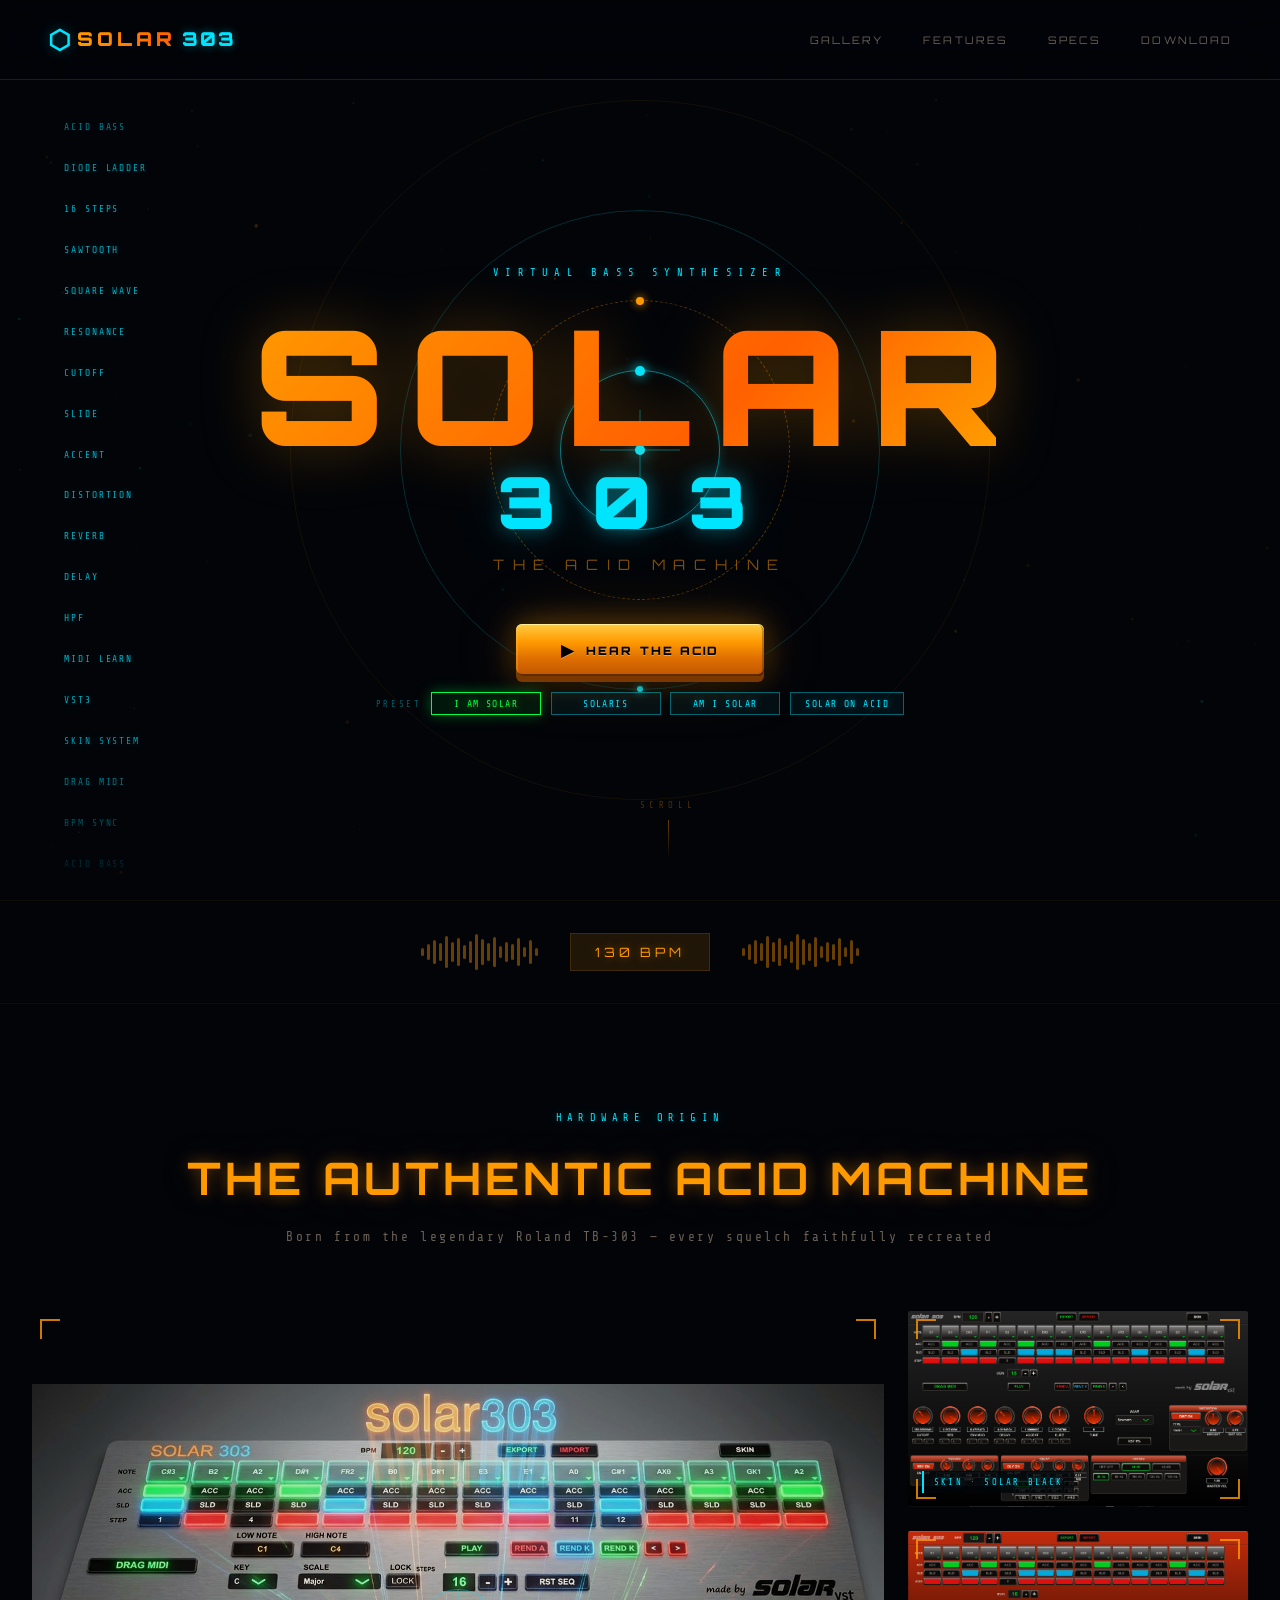
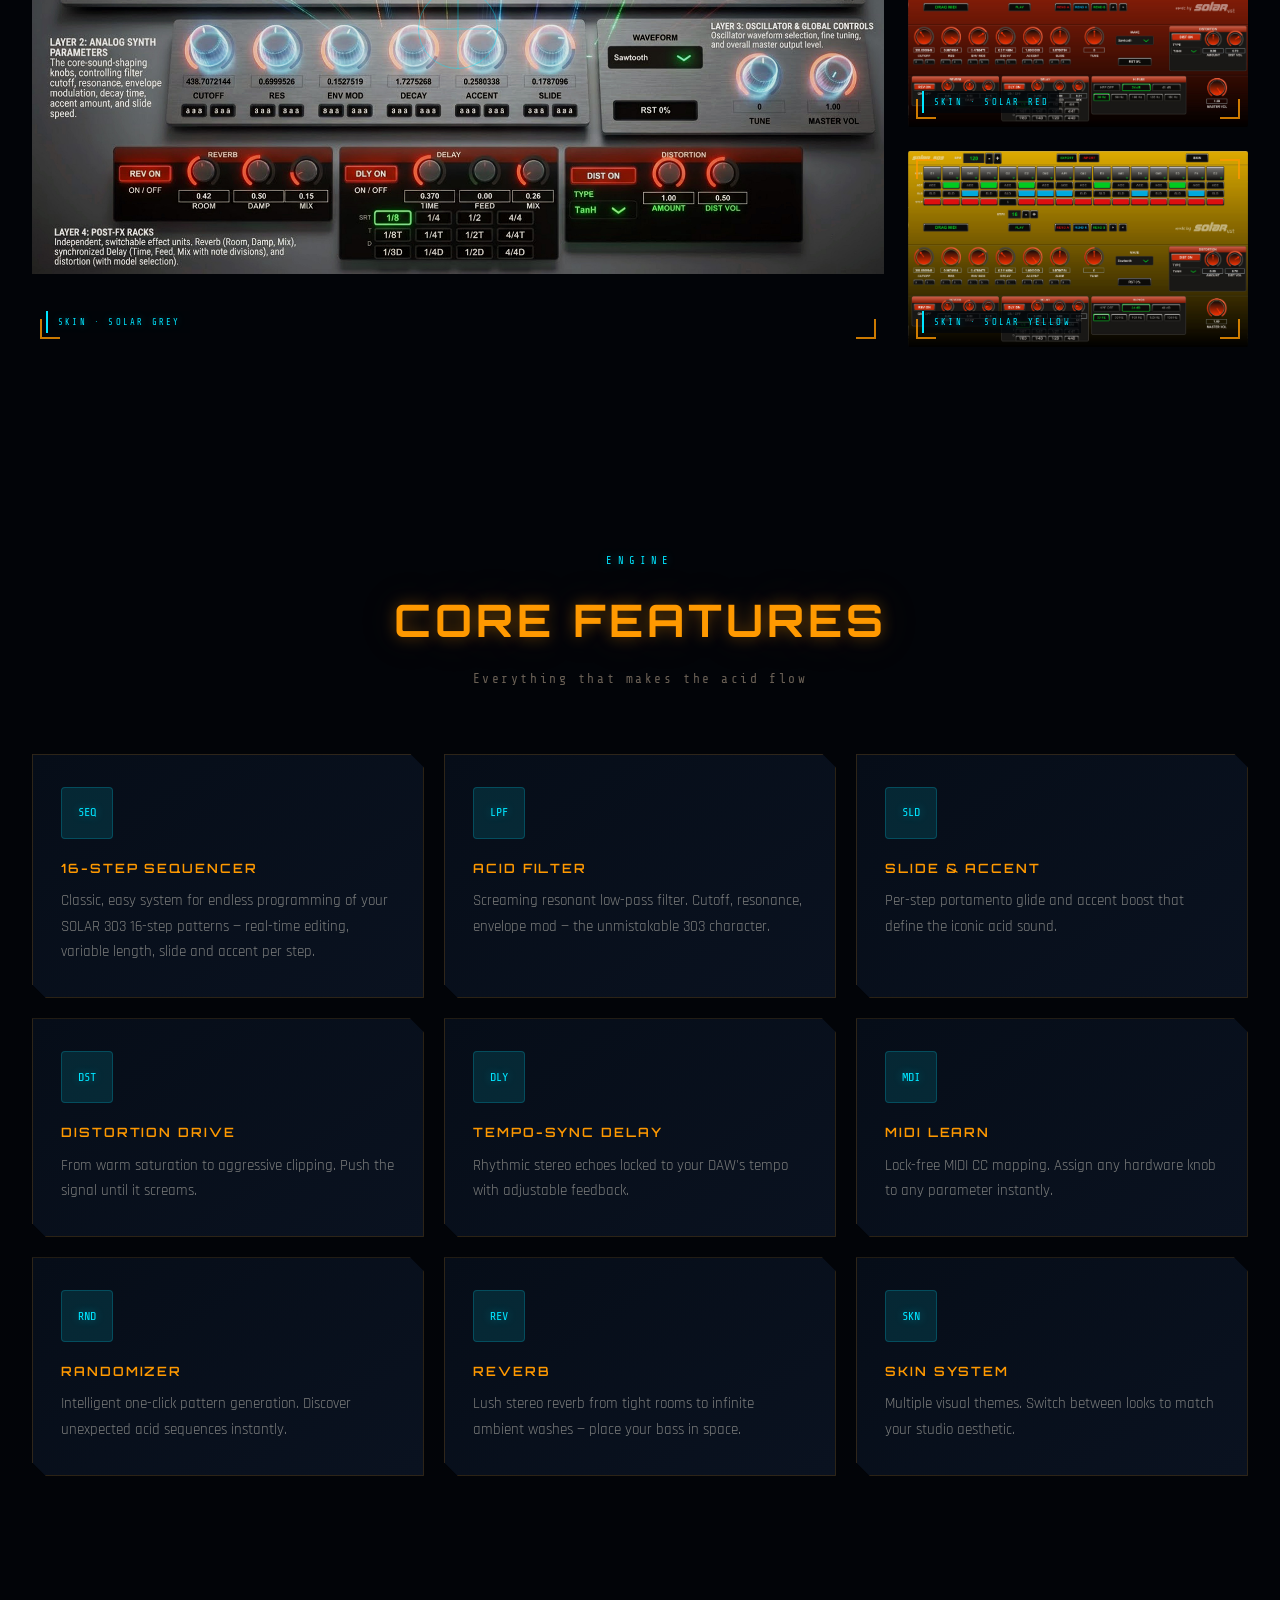
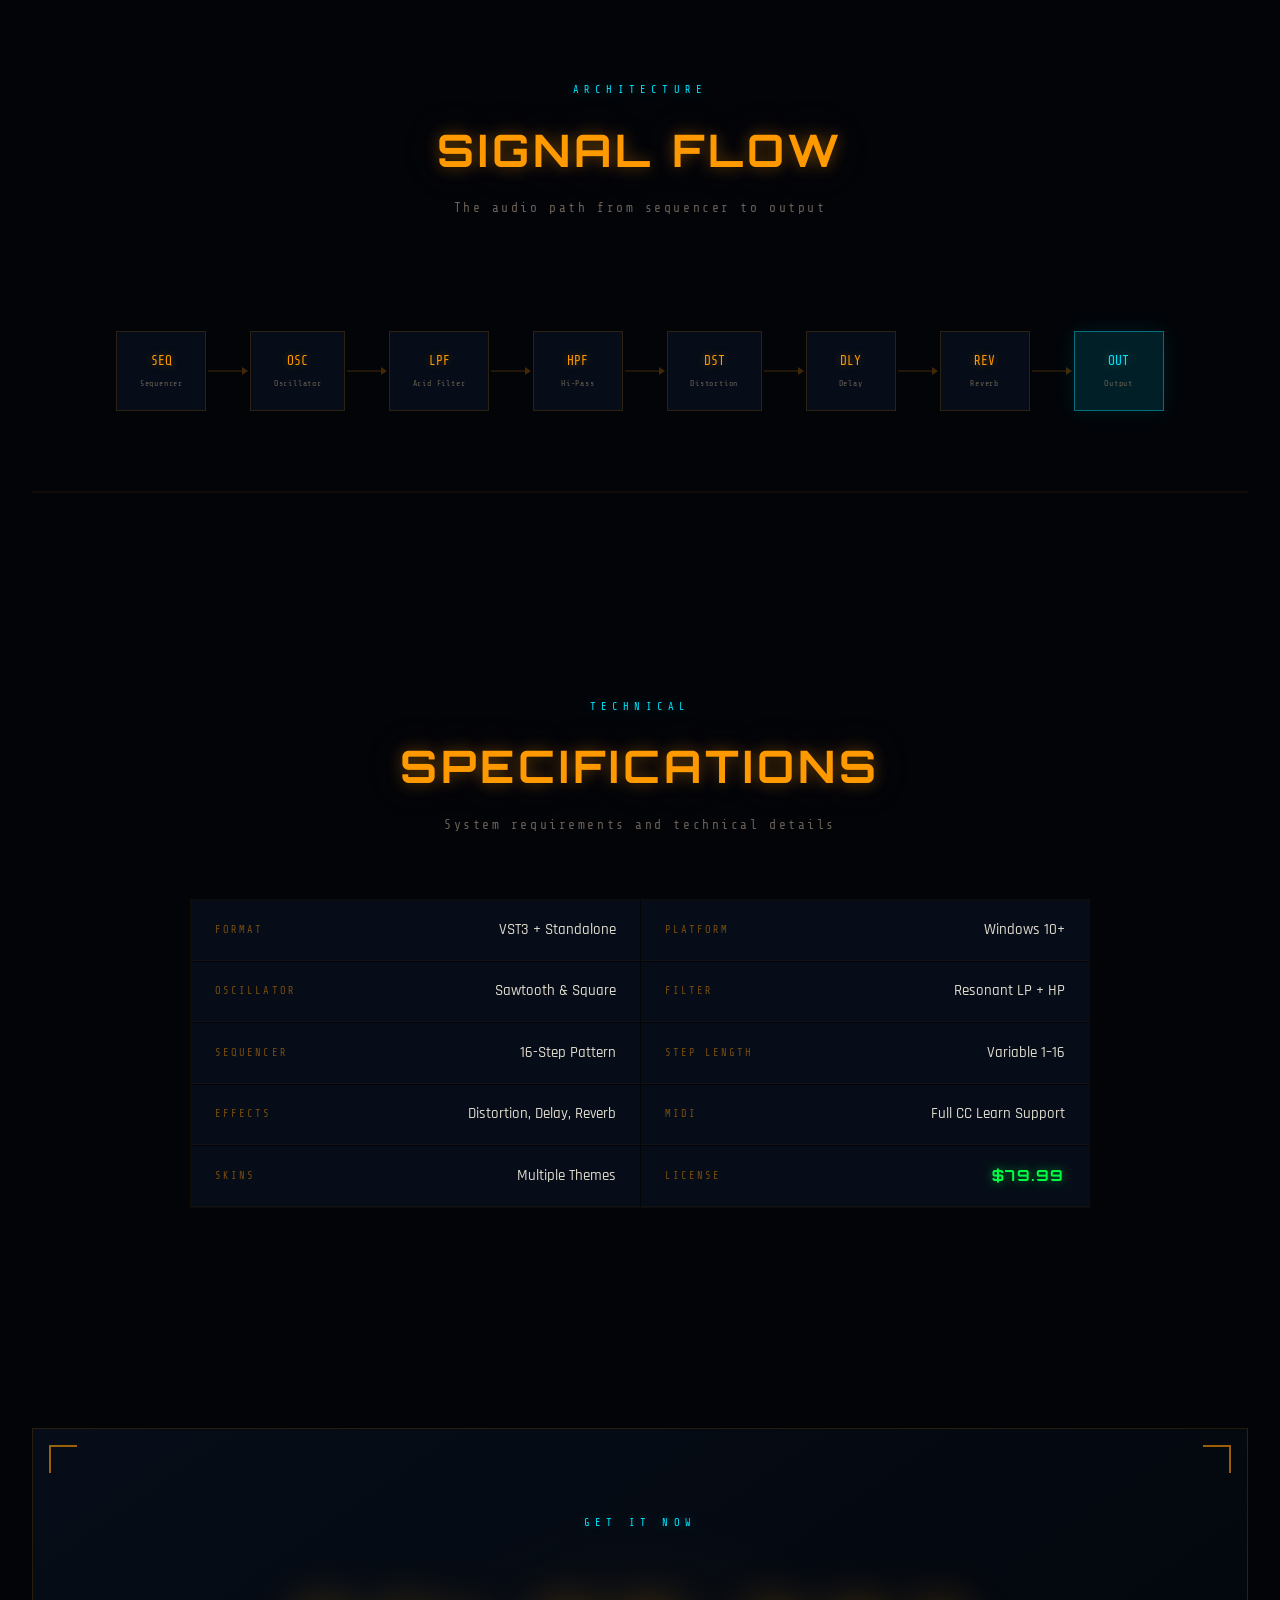
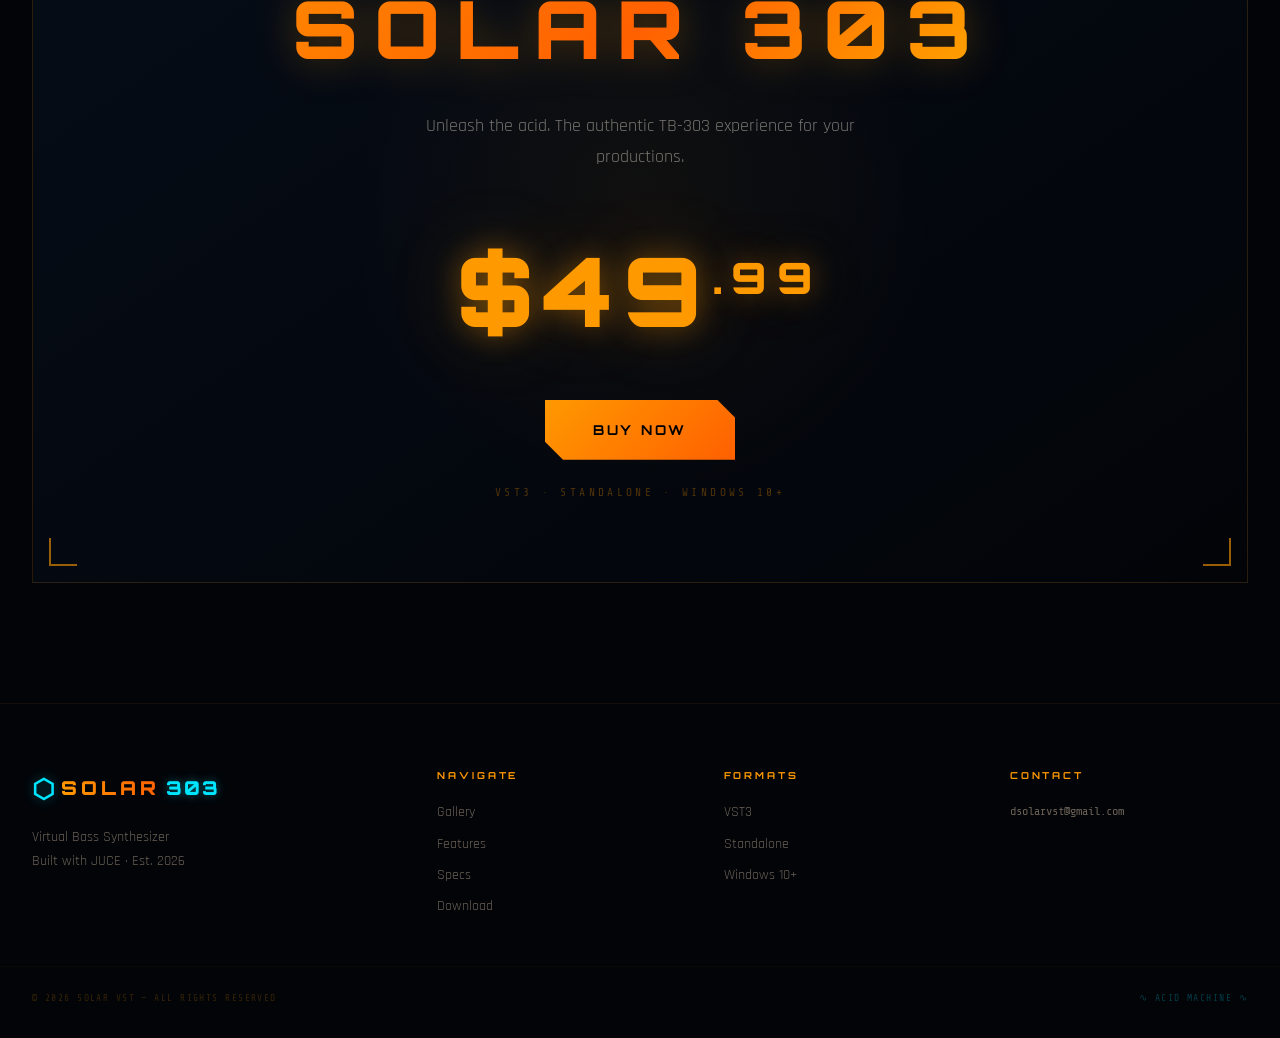
<file: index.html>
<!DOCTYPE html>
<html lang="en">
<head>
  <meta charset="UTF-8" />
  <meta name="viewport" content="width=device-width, initial-scale=1.0" />
  <title>SOLAR 303 — The Acid Machine</title>
  <link rel="stylesheet" href="style.css" />
  <link href="https://fonts.googleapis.com/css2?family=Orbitron:wght@400;700;900&family=Share+Tech+Mono&family=Rajdhani:wght@300;400;500;600;700&display=swap" rel="stylesheet" />
</head>
<body>

  <canvas id="bg-canvas"></canvas>

  <!-- NAVBAR -->
  <nav class="navbar" id="navbar">
    <div class="nav-logo">
      <span class="logo-hex">⬡</span>
      <span class="logo-solar">SOLAR</span><span class="logo-303">303</span>
    </div>
    <ul class="nav-links">
      <li><a href="#gallery">GALLERY</a></li>
      <li><a href="#features">FEATURES</a></li>
      <li><a href="#specs">SPECS</a></li>
      <li><a href="#download">DOWNLOAD</a></li>
    </ul>
    <button class="hamburger" id="hamburger" aria-label="Menu">
      <span></span><span></span><span></span>
    </button>
  </nav>

  <div class="mobile-nav" id="mobile-nav">
    <a href="#gallery">GALLERY</a>
    <a href="#features">FEATURES</a>
    <a href="#specs">SPECS</a>
    <a href="#download">DOWNLOAD</a>
  </div>

  <!-- HERO -->
  <section class="hero">

    <!-- HUD targeting rings -->
    <div class="hud-rings">
      <div class="hud-ring r1"></div>
      <div class="hud-ring r2"></div>
      <div class="hud-ring r3"></div>
      <div class="hud-ring r4"></div>
      <div class="hud-crosshair">
        <div class="ch-h"></div>
        <div class="ch-v"></div>
        <div class="ch-core"></div>
      </div>
    </div>

    <!-- Rising neon words column -->
    <div class="neon-words-col">
      <div class="neon-words-track">
        <span>ACID BASS</span>
        <span>DIODE LADDER</span>
        <span>16 STEPS</span>
        <span>SAWTOOTH</span>
        <span>SQUARE WAVE</span>
        <span>RESONANCE</span>
        <span>CUTOFF</span>
        <span>SLIDE</span>
        <span>ACCENT</span>
        <span>DISTORTION</span>
        <span>REVERB</span>
        <span>DELAY</span>
        <span>HPF</span>
        <span>MIDI LEARN</span>
        <span>VST3</span>
        <span>SKIN SYSTEM</span>
        <span>DRAG MIDI</span>
        <span>BPM SYNC</span>
        <span>ACID BASS</span>
        <span>DIODE LADDER</span>
        <span>16 STEPS</span>
        <span>SAWTOOTH</span>
        <span>SQUARE WAVE</span>
        <span>RESONANCE</span>
        <span>CUTOFF</span>
        <span>SLIDE</span>
        <span>ACCENT</span>
        <span>DISTORTION</span>
        <span>REVERB</span>
        <span>DELAY</span>
        <span>HPF</span>
        <span>MIDI LEARN</span>
        <span>VST3</span>
        <span>SKIN SYSTEM</span>
        <span>DRAG MIDI</span>
        <span>BPM SYNC</span>
      </div>
    </div>


    <div class="hero-content">
      <div class="hero-label">VIRTUAL BASS SYNTHESIZER</div>
      <h1 class="hero-title">
        <span class="ht-solar">SOLAR</span>
        <span class="ht-303">303</span>
      </h1>
      <p class="hero-tagline">THE ACID MACHINE</p>
      <div class="hero-btns">
        <button class="btn-acid" id="acid-btn">
          <span class="btn-icon">▶</span> HEAR THE ACID
        </button>
      </div>
      <div class="preset-selector">
        <span class="preset-label">PRESET</span>
        <button class="preset-btn active" data-preset="1">I AM SOLAR</button>
        <button class="preset-btn" data-preset="3">SOLARIS</button>
        <button class="preset-btn" data-preset="2">AM I SOLAR</button>
        <button class="preset-btn" data-preset="0">SOLAR ON ACID</button>
      </div>
    </div>

    <div class="scroll-indicator">
      <span>SCROLL</span>
      <div class="scroll-line"></div>
    </div>
  </section>

  <!-- BPM DIVIDER -->
  <div class="bpm-divider">
    <div class="wave-bars">
      <span></span><span></span><span></span><span></span><span></span>
      <span></span><span></span><span></span><span></span><span></span>
      <span></span><span></span><span></span><span></span><span></span>
      <span></span><span></span><span></span><span></span><span></span>
    </div>
    <div class="bpm-tag">130 BPM</div>
    <div class="wave-bars">
      <span></span><span></span><span></span><span></span><span></span>
      <span></span><span></span><span></span><span></span><span></span>
      <span></span><span></span><span></span><span></span><span></span>
      <span></span><span></span><span></span><span></span><span></span>
    </div>
  </div>

  <!-- GALLERY — Authentic Images -->
  <section class="gallery reveal" id="gallery">
    <div class="container">
      <div class="section-header">
        <span class="section-tag">HARDWARE ORIGIN</span>
        <h2 class="section-title">THE AUTHENTIC ACID MACHINE</h2>
        <p class="section-sub">Born from the legendary Roland TB-303 — every squelch faithfully recreated</p>
      </div>

      <div class="gallery-layout">
        <div class="gallery-main hud-frame">
          <img src="images/GR.jpg" alt="SOLAR 303 Grey Skin" />
          <div class="hf-overlay">
            <div class="hf-tl"></div>
            <div class="hf-tr"></div>
            <div class="hf-bl"></div>
            <div class="hf-br"></div>
            <div class="hf-scan"></div>
            <div class="hf-tag">SKIN · SOLAR GREY</div>
            <div class="hf-target">
              <div class="target-ring"></div>
              <div class="target-cross-h"></div>
              <div class="target-cross-v"></div>
            </div>
          </div>
        </div>

        <div class="gallery-skins">
          <div class="skin-card hud-frame">
            <img src="images/B.jpg" alt="SOLAR 303 Black Skin" />
            <div class="hf-overlay">
              <div class="hf-tl"></div>
              <div class="hf-tr"></div>
              <div class="hf-bl"></div>
              <div class="hf-br"></div>
              <div class="hf-tag">SKIN · SOLAR BLACK</div>
            </div>
          </div>
          <div class="skin-card hud-frame">
            <img src="images/R.jpg" alt="SOLAR 303 Red Skin" />
            <div class="hf-overlay">
              <div class="hf-tl"></div>
              <div class="hf-tr"></div>
              <div class="hf-bl"></div>
              <div class="hf-br"></div>
              <div class="hf-tag">SKIN · SOLAR RED</div>
            </div>
          </div>
          <div class="skin-card hud-frame">
            <img src="images/Y.jpg" alt="SOLAR 303 Yellow Skin" />
            <div class="hf-overlay">
              <div class="hf-tl"></div>
              <div class="hf-tr"></div>
              <div class="hf-bl"></div>
              <div class="hf-br"></div>
              <div class="hf-tag">SKIN · SOLAR YELLOW</div>
            </div>
          </div>
        </div>
      </div>
    </div>
  </section>

  <!-- FEATURES -->
  <section class="features reveal" id="features">
    <div class="container">
      <div class="section-header">
        <span class="section-tag">ENGINE</span>
        <h2 class="section-title">CORE FEATURES</h2>
        <p class="section-sub">Everything that makes the acid flow</p>
      </div>

      <div class="features-grid">
        <div class="feat-card">
          <div class="feat-code">SEQ</div>
          <h3>16-Step Sequencer</h3>
          <p>Classic, easy system for endless programming of your SOLAR 303 16-step patterns — real-time editing, variable length, slide and accent per step.</p>
        </div>
        <div class="feat-card">
          <div class="feat-code">LPF</div>
          <h3>Acid Filter</h3>
          <p>Screaming resonant low-pass filter. Cutoff, resonance, envelope mod — the unmistakable 303 character.</p>
        </div>
        <div class="feat-card">
          <div class="feat-code">SLD</div>
          <h3>Slide & Accent</h3>
          <p>Per-step portamento glide and accent boost that define the iconic acid sound.</p>
        </div>
        <div class="feat-card">
          <div class="feat-code">DST</div>
          <h3>Distortion Drive</h3>
          <p>From warm saturation to aggressive clipping. Push the signal until it screams.</p>
        </div>
        <div class="feat-card">
          <div class="feat-code">DLY</div>
          <h3>Tempo-Sync Delay</h3>
          <p>Rhythmic stereo echoes locked to your DAW's tempo with adjustable feedback.</p>
        </div>
        <div class="feat-card">
          <div class="feat-code">MDI</div>
          <h3>MIDI Learn</h3>
          <p>Lock-free MIDI CC mapping. Assign any hardware knob to any parameter instantly.</p>
        </div>
        <div class="feat-card">
          <div class="feat-code">RND</div>
          <h3>Randomizer</h3>
          <p>Intelligent one-click pattern generation. Discover unexpected acid sequences instantly.</p>
        </div>
        <div class="feat-card">
          <div class="feat-code">REV</div>
          <h3>Reverb</h3>
          <p>Lush stereo reverb from tight rooms to infinite ambient washes — place your bass in space.</p>
        </div>
        <div class="feat-card">
          <div class="feat-code">SKN</div>
          <h3>Skin System</h3>
          <p>Multiple visual themes. Switch between looks to match your studio aesthetic.</p>
        </div>
      </div>
    </div>
  </section>

  <!-- SIGNAL FLOW -->
  <section class="signal-section reveal" id="signal">
    <div class="container">
      <div class="section-header">
        <span class="section-tag">ARCHITECTURE</span>
        <h2 class="section-title">SIGNAL FLOW</h2>
        <p class="section-sub">The audio path from sequencer to output</p>
      </div>

      <div class="signal-chain">
        <div class="chain-node">
          <div class="cn-code">SEQ</div>
          <div class="cn-label">Sequencer</div>
        </div>
        <div class="chain-arrow"><svg viewBox="0 0 40 12"><line x1="0" y1="6" x2="34" y2="6"/><polygon points="34,2 40,6 34,10"/></svg></div>
        <div class="chain-node">
          <div class="cn-code">OSC</div>
          <div class="cn-label">Oscillator</div>
        </div>
        <div class="chain-arrow"><svg viewBox="0 0 40 12"><line x1="0" y1="6" x2="34" y2="6"/><polygon points="34,2 40,6 34,10"/></svg></div>
        <div class="chain-node">
          <div class="cn-code">LPF</div>
          <div class="cn-label">Acid Filter</div>
        </div>
        <div class="chain-arrow"><svg viewBox="0 0 40 12"><line x1="0" y1="6" x2="34" y2="6"/><polygon points="34,2 40,6 34,10"/></svg></div>
        <div class="chain-node">
          <div class="cn-code">HPF</div>
          <div class="cn-label">Hi-Pass</div>
        </div>
        <div class="chain-arrow"><svg viewBox="0 0 40 12"><line x1="0" y1="6" x2="34" y2="6"/><polygon points="34,2 40,6 34,10"/></svg></div>
        <div class="chain-node">
          <div class="cn-code">DST</div>
          <div class="cn-label">Distortion</div>
        </div>
        <div class="chain-arrow"><svg viewBox="0 0 40 12"><line x1="0" y1="6" x2="34" y2="6"/><polygon points="34,2 40,6 34,10"/></svg></div>
        <div class="chain-node">
          <div class="cn-code">DLY</div>
          <div class="cn-label">Delay</div>
        </div>
        <div class="chain-arrow"><svg viewBox="0 0 40 12"><line x1="0" y1="6" x2="34" y2="6"/><polygon points="34,2 40,6 34,10"/></svg></div>
        <div class="chain-node">
          <div class="cn-code">REV</div>
          <div class="cn-label">Reverb</div>
        </div>
        <div class="chain-arrow"><svg viewBox="0 0 40 12"><line x1="0" y1="6" x2="34" y2="6"/><polygon points="34,2 40,6 34,10"/></svg></div>
        <div class="chain-node active">
          <div class="cn-code">OUT</div>
          <div class="cn-label">Output</div>
        </div>
      </div>

      <div class="signal-pulse-bar">
        <div class="signal-pulse-fill"></div>
      </div>
    </div>
  </section>

  <!-- SPECS -->
  <section class="specs reveal" id="specs">
    <div class="container">
      <div class="section-header">
        <span class="section-tag">TECHNICAL</span>
        <h2 class="section-title">SPECIFICATIONS</h2>
        <p class="section-sub">System requirements and technical details</p>
      </div>

      <div class="specs-grid">
        <div class="spec-row">
          <span class="spec-k">FORMAT</span>
          <span class="spec-v">VST3 + Standalone</span>
        </div>
        <div class="spec-row">
          <span class="spec-k">PLATFORM</span>
          <span class="spec-v">Windows 10+</span>
        </div>
        <div class="spec-row">
          <span class="spec-k">OSCILLATOR</span>
          <span class="spec-v">Sawtooth &amp; Square</span>
        </div>
        <div class="spec-row">
          <span class="spec-k">FILTER</span>
          <span class="spec-v">Resonant LP + HP</span>
        </div>
        <div class="spec-row">
          <span class="spec-k">SEQUENCER</span>
          <span class="spec-v">16-Step Pattern</span>
        </div>
        <div class="spec-row">
          <span class="spec-k">STEP LENGTH</span>
          <span class="spec-v">Variable 1–16</span>
        </div>
        <div class="spec-row">
          <span class="spec-k">EFFECTS</span>
          <span class="spec-v">Distortion, Delay, Reverb</span>
        </div>
        <div class="spec-row">
          <span class="spec-k">MIDI</span>
          <span class="spec-v">Full CC Learn Support</span>
        </div>
        <div class="spec-row">
          <span class="spec-k">SKINS</span>
          <span class="spec-v">Multiple Themes</span>
        </div>
        <div class="spec-row">
          <span class="spec-k">LICENSE</span>
          <span class="spec-v spec-free">$79.99</span>
        </div>
      </div>
    </div>
  </section>

  <!-- DOWNLOAD CTA -->
  <section class="download reveal" id="download">
    <div class="container">
      <div class="dl-box">
        <div class="dl-glow"></div>
        <div class="dl-corners">
          <div class="dlc tl"></div>
          <div class="dlc tr"></div>
          <div class="dlc bl"></div>
          <div class="dlc br"></div>
        </div>
        <span class="section-tag">GET IT NOW</span>
        <h2 class="dl-title">SOLAR 303</h2>
        <p class="dl-sub">Unleash the acid. The authentic TB-303 experience for your productions.</p>
        <div class="dl-price">$49<span class="dl-cents">.99</span></div>
        <a href="https://solarvst.gumroad.com/l/solar303" class="btn-primary">BUY NOW</a>
        <div class="dl-formats">VST3 · STANDALONE · WINDOWS 10+</div>
      </div>
    </div>
  </section>

  <!-- FOOTER -->
  <footer class="footer">
    <div class="footer-grid">
      <div class="footer-brand">
        <div class="nav-logo">
          <span class="logo-hex">⬡</span>
          <span class="logo-solar">SOLAR</span><span class="logo-303">303</span>
        </div>
        <p>Virtual Bass Synthesizer<br/>Built with JUCE · Est. 2026</p>
      </div>
      <div class="footer-links">
        <h4>NAVIGATE</h4>
        <ul>
          <li><a href="#gallery">Gallery</a></li>
          <li><a href="#features">Features</a></li>
          <li><a href="#specs">Specs</a></li>
          <li><a href="#download">Download</a></li>
        </ul>
      </div>
      <div class="footer-links">
        <h4>FORMATS</h4>
        <ul>
          <li>VST3</li>
          <li>Standalone</li>
          <li>Windows 10+</li>
        </ul>
      </div>
      <div class="footer-contact">
        <h4>CONTACT</h4>
        <p>dsolarvst@gmail.com</p>
      </div>
    </div>
    <div class="footer-bottom">
      <p>© 2026 SOLAR VST — ALL RIGHTS RESERVED</p>
      <p class="footer-acid">∿ ACID MACHINE ∿</p>
    </div>
  </footer>

  <script src="script.js"></script>
</body>
</html>
</file>
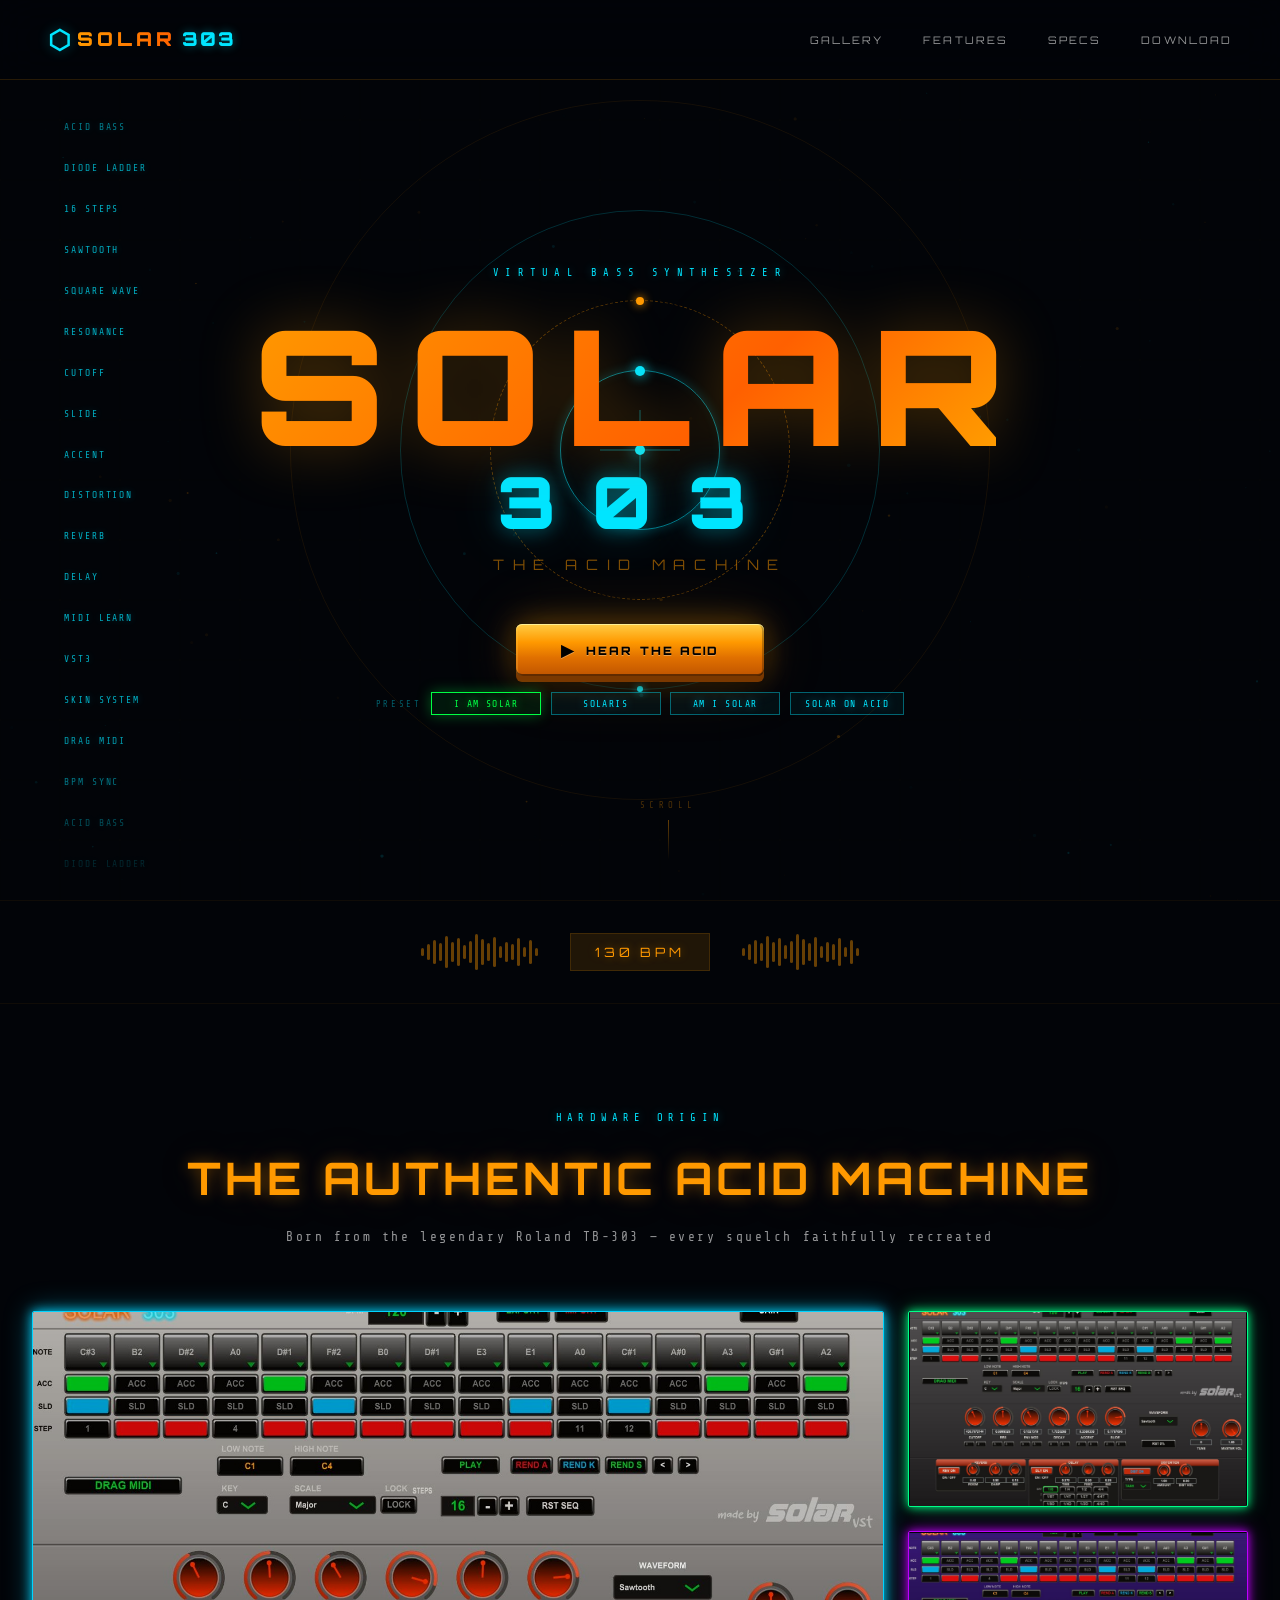
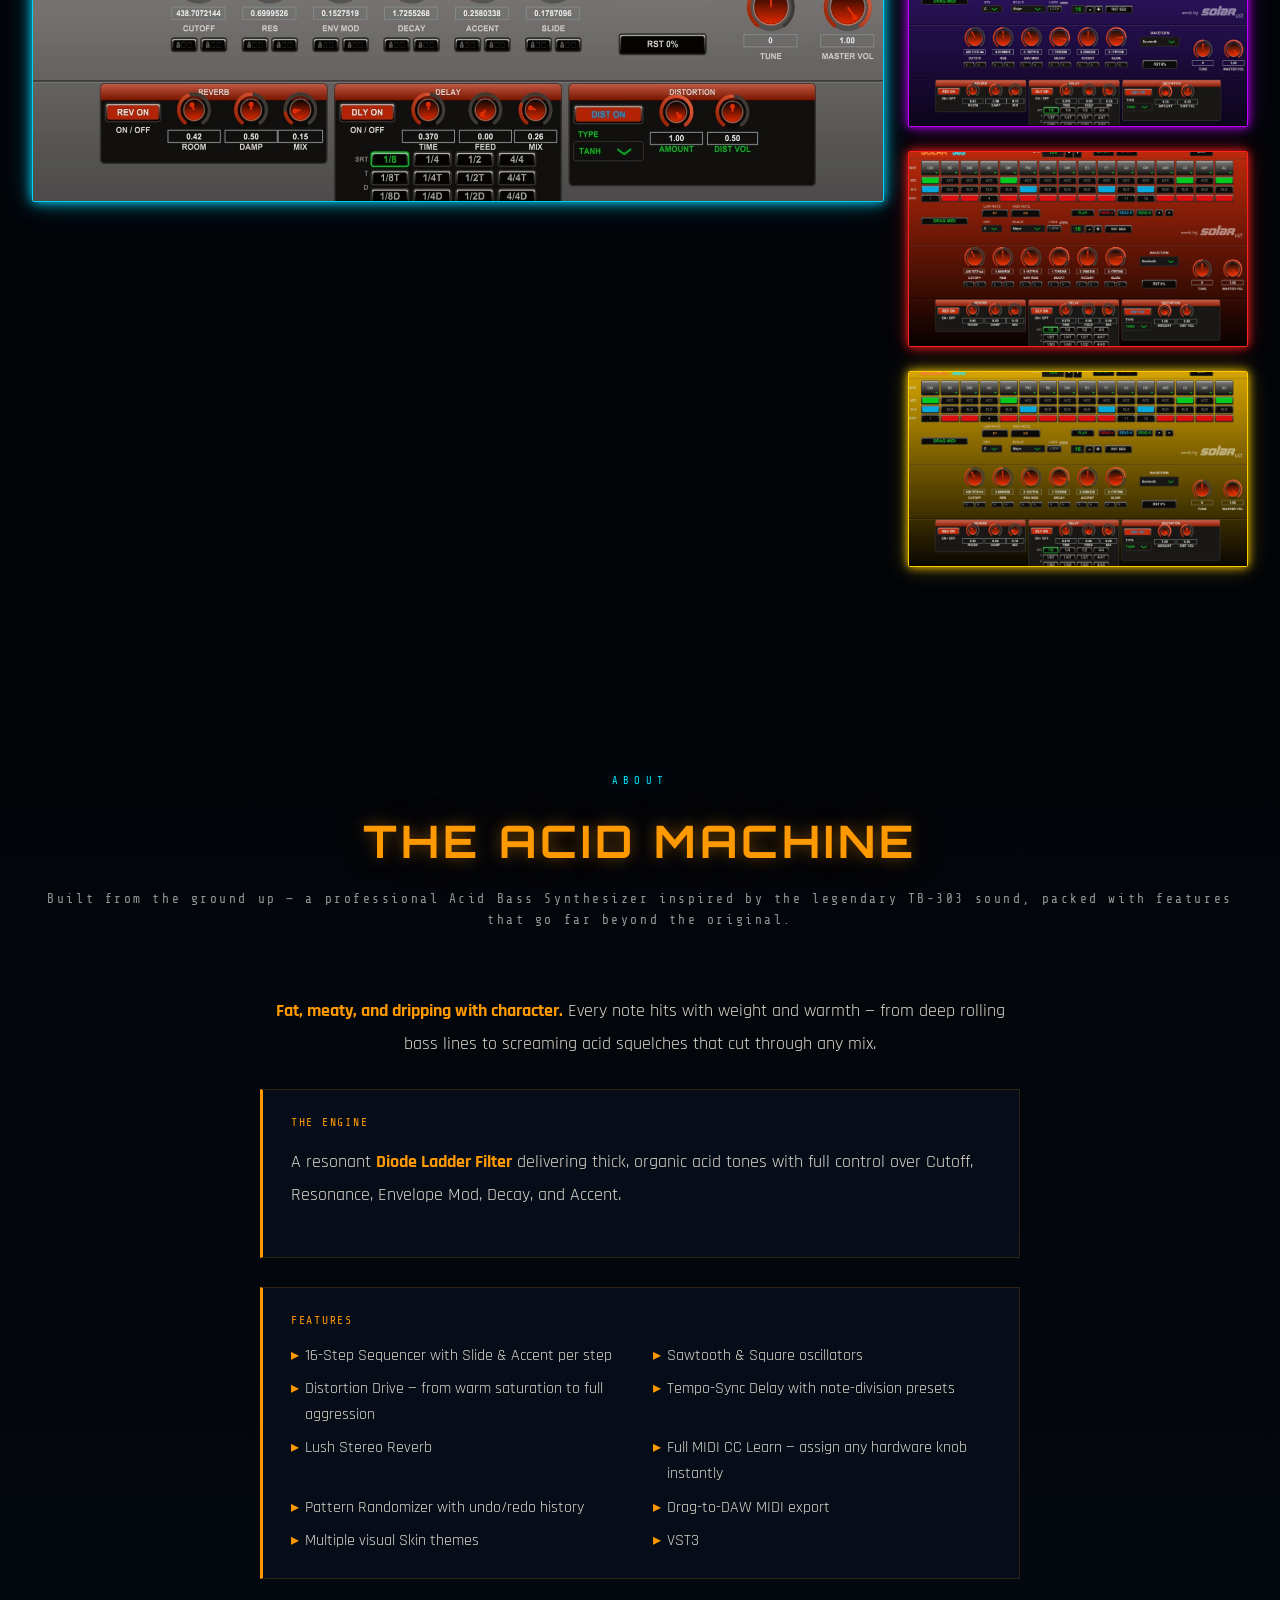
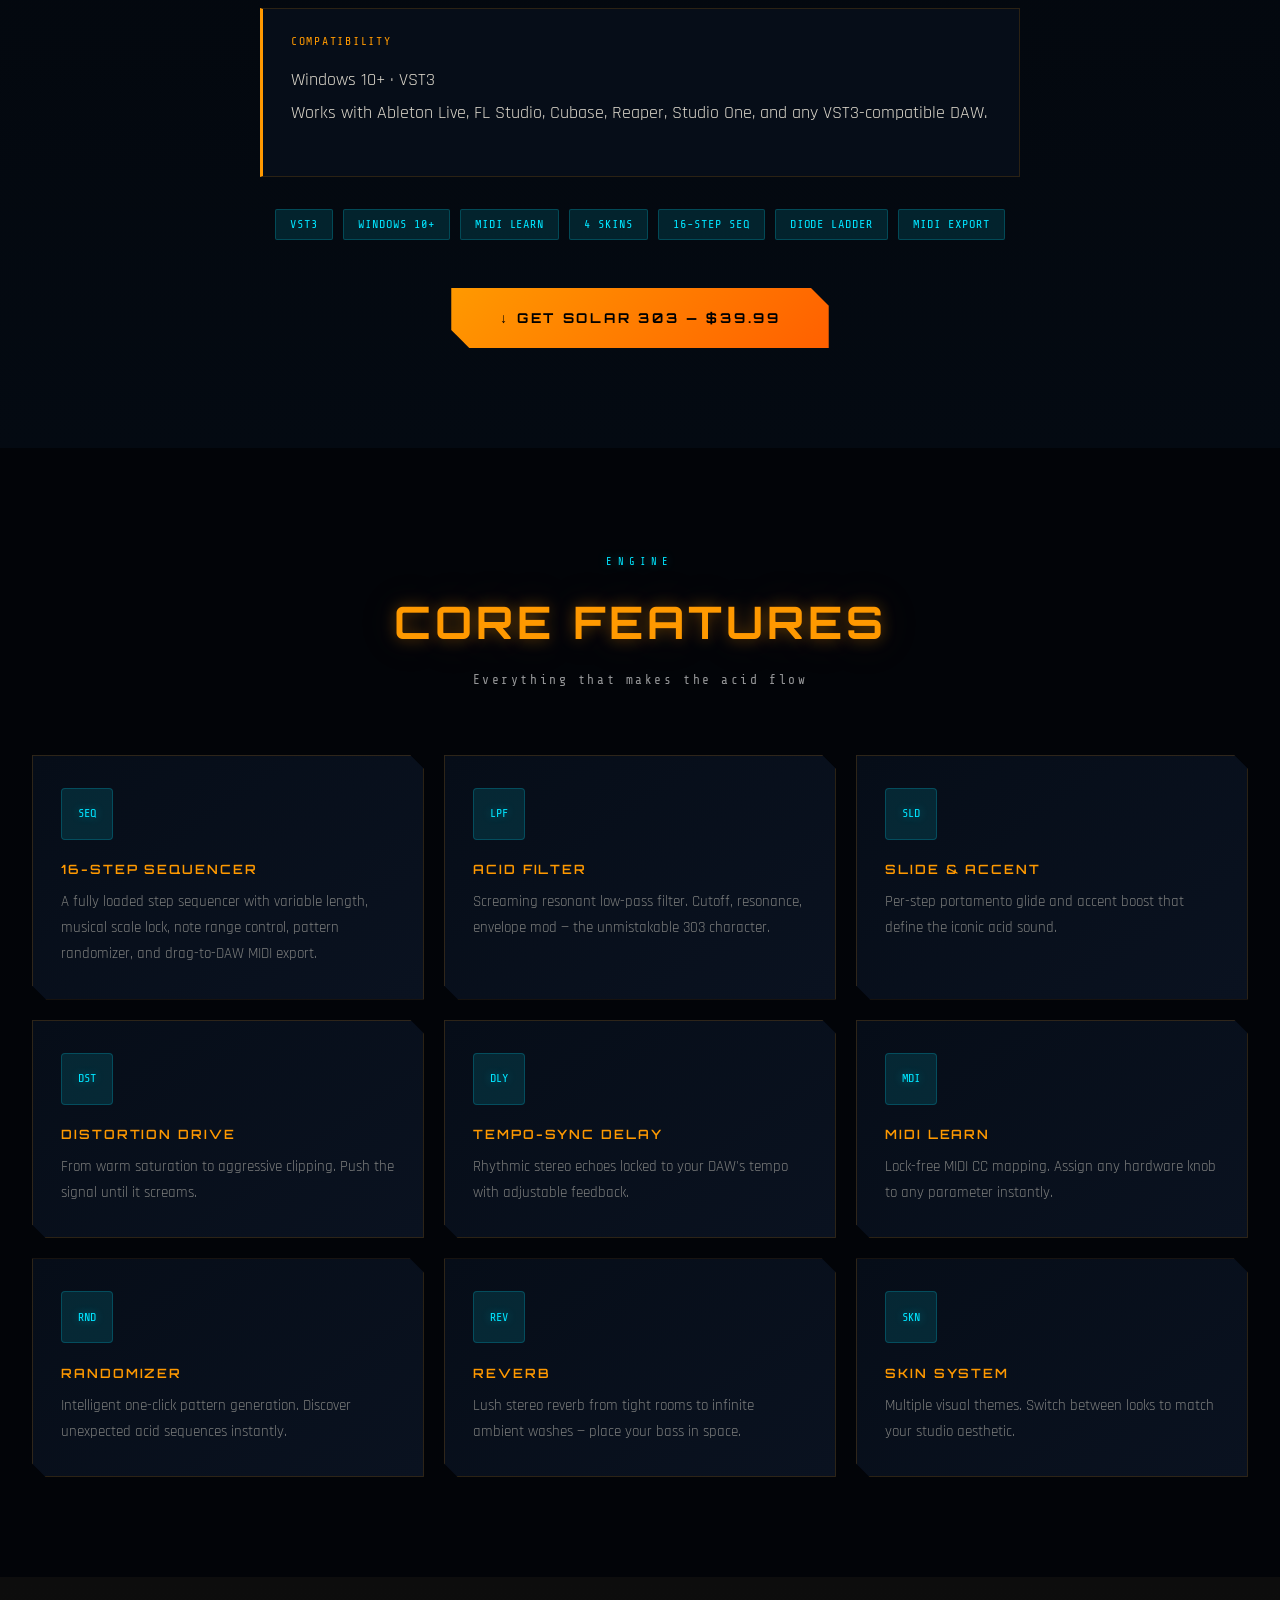
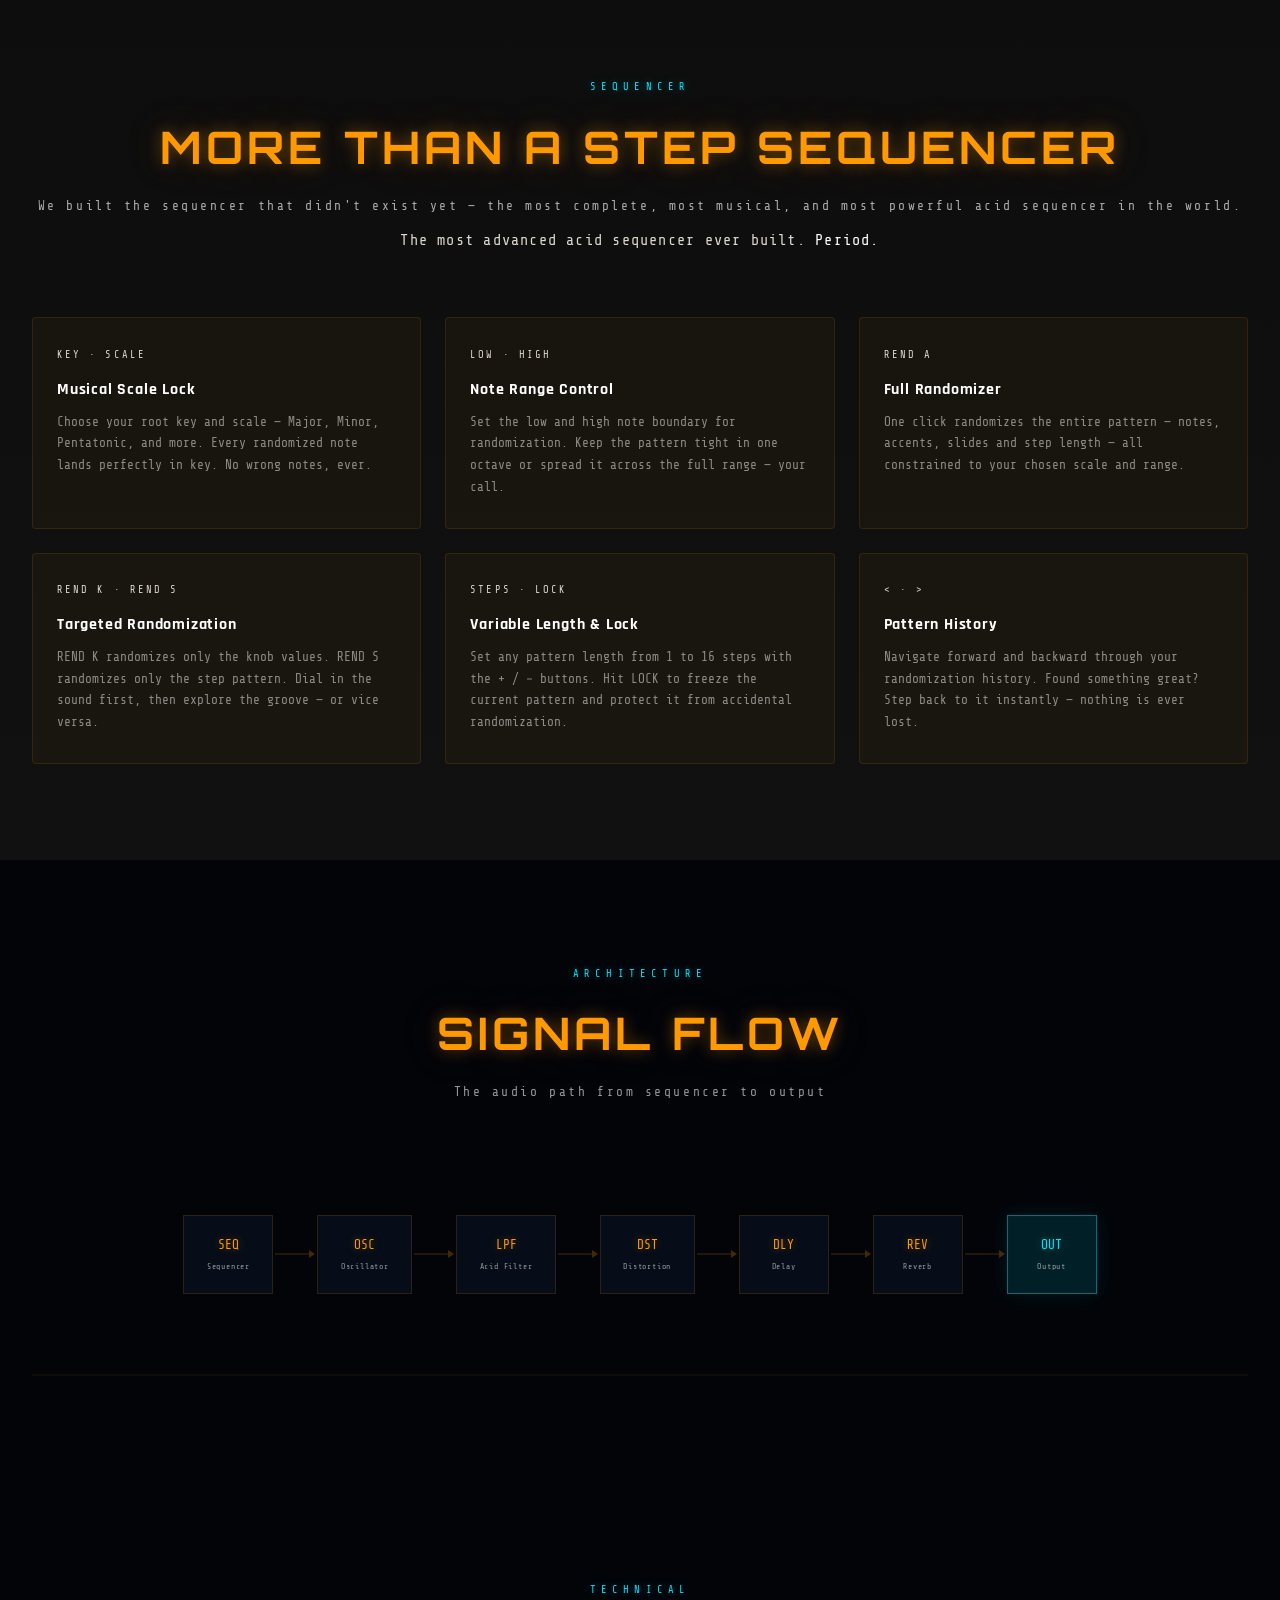
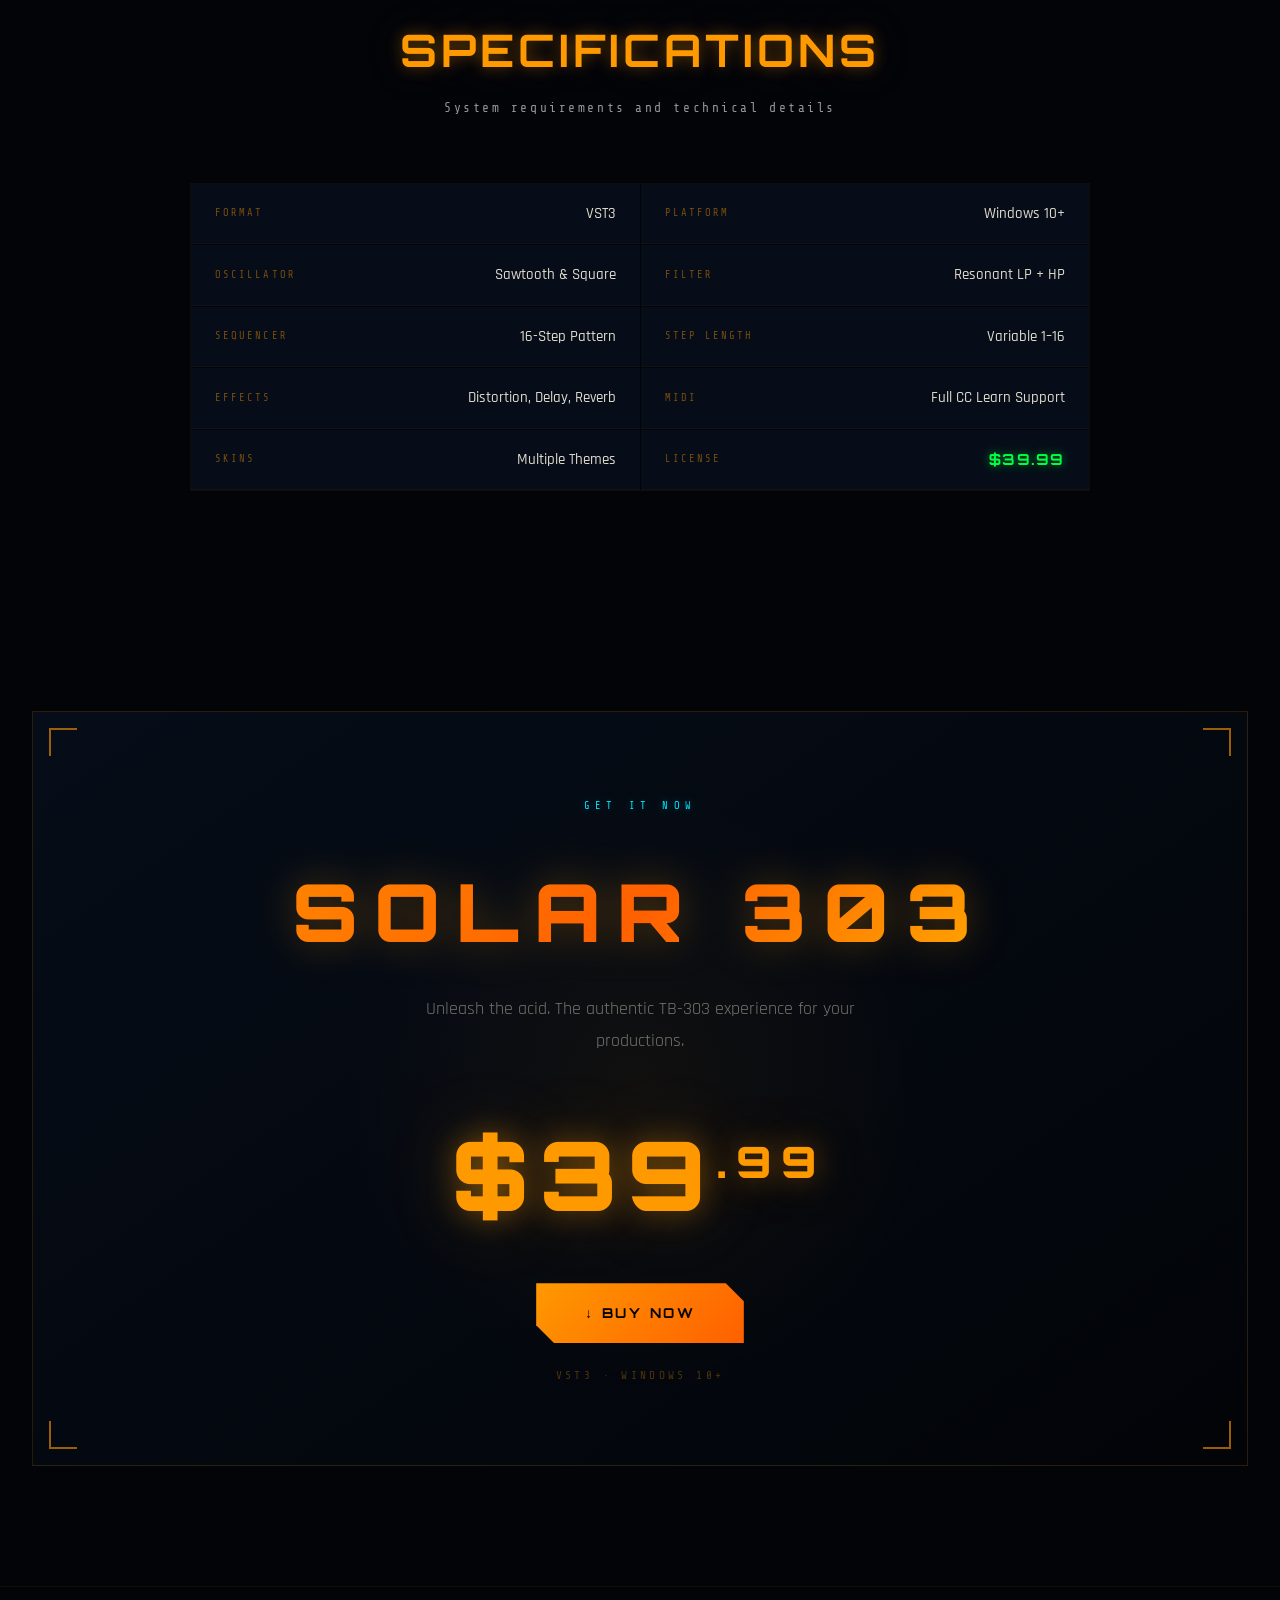
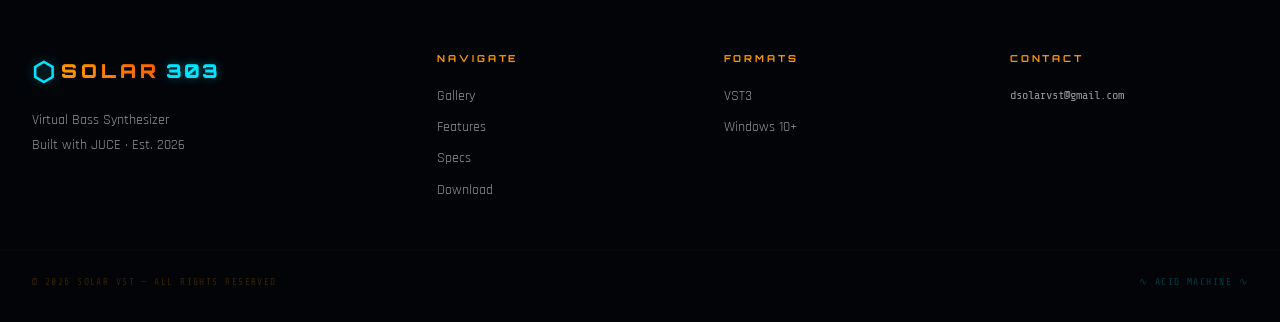
<file: landing/index.html>
<!DOCTYPE html>
<html lang="en">
<head>
  <meta charset="UTF-8" />
  <meta name="viewport" content="width=device-width, initial-scale=1.0" />
  <title>SOLAR 303 — The Acid Machine</title>
  <link rel="stylesheet" href="style.css" />
  <link href="https://fonts.googleapis.com/css2?family=Orbitron:wght@400;700;900&family=Share+Tech+Mono&family=Rajdhani:wght@300;400;500;600;700&display=swap" rel="stylesheet" />
</head>
<body>

  <canvas id="bg-canvas"></canvas>

  <!-- NAVBAR -->
  <nav class="navbar" id="navbar">
    <div class="nav-logo">
      <span class="logo-hex">⬡</span>
      <span class="logo-solar">SOLAR</span><span class="logo-303">303</span>
    </div>
    <ul class="nav-links">
      <li><a href="#gallery">GALLERY</a></li>
      <li><a href="#features">FEATURES</a></li>
      <li><a href="#specs">SPECS</a></li>
      <li><a href="#download">DOWNLOAD</a></li>
    </ul>
    <button class="hamburger" id="hamburger" aria-label="Menu">
      <span></span><span></span><span></span>
    </button>
  </nav>

  <div class="mobile-nav" id="mobile-nav">
    <a href="#gallery">GALLERY</a>
    <a href="#features">FEATURES</a>
    <a href="#specs">SPECS</a>
    <a href="#download">DOWNLOAD</a>
  </div>

  <!-- HERO -->
  <section class="hero">

    <!-- HUD targeting rings -->
    <div class="hud-rings">
      <div class="hud-ring r1"></div>
      <div class="hud-ring r2"></div>
      <div class="hud-ring r3"></div>
      <div class="hud-ring r4"></div>
      <div class="hud-crosshair">
        <div class="ch-h"></div>
        <div class="ch-v"></div>
        <div class="ch-core"></div>
      </div>
    </div>

    <!-- Rising neon words column -->
    <div class="neon-words-col">
      <div class="neon-words-track">
        <span>ACID BASS</span>
        <span>DIODE LADDER</span>
        <span>16 STEPS</span>
        <span>SAWTOOTH</span>
        <span>SQUARE WAVE</span>
        <span>RESONANCE</span>
        <span>CUTOFF</span>
        <span>SLIDE</span>
        <span>ACCENT</span>
        <span>DISTORTION</span>
        <span>REVERB</span>
        <span>DELAY</span>
        <span>MIDI LEARN</span>
        <span>VST3</span>
        <span>SKIN SYSTEM</span>
        <span>DRAG MIDI</span>
        <span>BPM SYNC</span>
        <span>ACID BASS</span>
        <span>DIODE LADDER</span>
        <span>16 STEPS</span>
        <span>SAWTOOTH</span>
        <span>SQUARE WAVE</span>
        <span>RESONANCE</span>
        <span>CUTOFF</span>
        <span>SLIDE</span>
        <span>ACCENT</span>
        <span>DISTORTION</span>
        <span>REVERB</span>
        <span>DELAY</span>
        <span>MIDI LEARN</span>
        <span>VST3</span>
        <span>SKIN SYSTEM</span>
        <span>DRAG MIDI</span>
        <span>BPM SYNC</span>
      </div>
    </div>


    <div class="hero-content">
      <div class="hero-label">VIRTUAL BASS SYNTHESIZER</div>
      <h1 class="hero-title">
        <span class="ht-solar">SOLAR</span>
        <span class="ht-303">303</span>
      </h1>
      <p class="hero-tagline">THE ACID MACHINE</p>
      <div class="hero-btns">
        <button class="btn-acid" id="acid-btn">
          <span class="btn-icon">▶</span> HEAR THE ACID
        </button>
      </div>
      <div class="preset-selector">
        <span class="preset-label">PRESET</span>
        <button class="preset-btn active" data-preset="1">I AM SOLAR</button>
        <button class="preset-btn" data-preset="3">SOLARIS</button>
        <button class="preset-btn" data-preset="2">AM I SOLAR</button>
        <button class="preset-btn" data-preset="0">SOLAR ON ACID</button>
      </div>
    </div>

    <div class="scroll-indicator">
      <span>SCROLL</span>
      <div class="scroll-line"></div>
    </div>
  </section>

  <!-- BPM DIVIDER -->
  <div class="bpm-divider">
    <div class="wave-bars">
      <span></span><span></span><span></span><span></span><span></span>
      <span></span><span></span><span></span><span></span><span></span>
      <span></span><span></span><span></span><span></span><span></span>
      <span></span><span></span><span></span><span></span><span></span>
    </div>
    <div class="bpm-tag">130 BPM</div>
    <div class="wave-bars">
      <span></span><span></span><span></span><span></span><span></span>
      <span></span><span></span><span></span><span></span><span></span>
      <span></span><span></span><span></span><span></span><span></span>
      <span></span><span></span><span></span><span></span><span></span>
    </div>
  </div>

  <!-- GALLERY — Authentic Images -->
  <section class="gallery reveal" id="gallery">
    <div class="container">
      <div class="section-header">
        <span class="section-tag">HARDWARE ORIGIN</span>
        <h2 class="section-title">THE AUTHENTIC ACID MACHINE</h2>
        <p class="section-sub">Born from the legendary Roland TB-303 — every squelch faithfully recreated</p>
      </div>

      <div class="gallery-layout">
        <div class="gallery-main">
          <img src="images/303-LG.jpg" alt="SOLAR 303 Lite Gray Skin" />
        </div>

        <div class="gallery-skins">
          <div class="skin-card">
            <img src="images/303-DG.jpg" alt="SOLAR 303 Dark Gray Skin" />
          </div>
          <div class="skin-card">
            <img src="images/303-B.jpg" alt="SOLAR 303 Black Skin" />
          </div>
          <div class="skin-card">
            <img src="images/303-R.jpg" alt="SOLAR 303 Red Skin" />
          </div>
          <div class="skin-card">
            <img src="images/303-Y.jpg" alt="SOLAR 303 Yellow Skin" />
          </div>
        </div>
      </div>
    </div>
  </section>

  <!-- ABOUT SECTION -->
  <section class="about-section reveal" id="about">
    <div class="container">
      <div class="section-header">
        <span class="section-tag">ABOUT</span>
        <h2 class="section-title">THE ACID MACHINE</h2>
        <p class="section-sub">Built from the ground up — a professional Acid Bass Synthesizer inspired by the legendary TB-303 sound, packed with features that go far beyond the original.</p>
      </div>
      <div class="about-content">
        <p class="about-text">
          <strong>Fat, meaty, and dripping with character.</strong> Every note hits with weight and warmth — from deep rolling bass lines to screaming acid squelches that cut through any mix.
        </p>

        <div class="about-engine">
          <div class="about-engine-title">THE ENGINE</div>
          <p class="about-text">A resonant <strong>Diode Ladder Filter</strong> delivering thick, organic acid tones with full control over Cutoff, Resonance, Envelope Mod, Decay, and Accent.</p>
        </div>

        <div class="about-features-list">
          <div class="about-features-title">FEATURES</div>
          <ul class="about-list">
            <li>16-Step Sequencer with Slide &amp; Accent per step</li>
            <li>Sawtooth &amp; Square oscillators</li>
            <li>Distortion Drive — from warm saturation to full aggression</li>
            <li>Tempo-Sync Delay with note-division presets</li>
            <li>Lush Stereo Reverb</li>
            <li>Full MIDI CC Learn — assign any hardware knob instantly</li>
            <li>Pattern Randomizer with undo/redo history</li>
            <li>Drag-to-DAW MIDI export</li>
            <li>Multiple visual Skin themes</li>
            <li>VST3</li>
          </ul>
        </div>

        <div class="about-compat">
          <div class="about-features-title">COMPATIBILITY</div>
          <p class="about-text">Windows 10+ · VST3<br/>Works with Ableton Live, FL Studio, Cubase, Reaper, Studio One, and any VST3-compatible DAW.</p>
        </div>

        <div class="about-tags">
          <span>VST3</span>

          <span>WINDOWS 10+</span>
          <span>MIDI LEARN</span>
          <span>4 SKINS</span>
          <span>16-STEP SEQ</span>
          <span>DIODE LADDER</span>
          <span>MIDI EXPORT</span>
        </div>
        <a href="https://solarvst.gumroad.com/l/solar303" class="btn-primary about-cta" target="_blank">↓ GET SOLAR 303 — $39.99</a>
      </div>
    </div>
  </section>

  <!-- FEATURES -->
  <section class="features reveal" id="features">
    <div class="container">
      <div class="section-header">
        <span class="section-tag">ENGINE</span>
        <h2 class="section-title">CORE FEATURES</h2>
        <p class="section-sub">Everything that makes the acid flow</p>
      </div>

      <div class="features-grid">
        <div class="feat-card">
          <div class="feat-code">SEQ</div>
          <h3>16-Step Sequencer</h3>
          <p>A fully loaded step sequencer with variable length, musical scale lock, note range control, pattern randomizer, and drag-to-DAW MIDI export.</p>
        </div>
        <div class="feat-card">
          <div class="feat-code">LPF</div>
          <h3>Acid Filter</h3>
          <p>Screaming resonant low-pass filter. Cutoff, resonance, envelope mod — the unmistakable 303 character.</p>
        </div>
        <div class="feat-card">
          <div class="feat-code">SLD</div>
          <h3>Slide & Accent</h3>
          <p>Per-step portamento glide and accent boost that define the iconic acid sound.</p>
        </div>
        <div class="feat-card">
          <div class="feat-code">DST</div>
          <h3>Distortion Drive</h3>
          <p>From warm saturation to aggressive clipping. Push the signal until it screams.</p>
        </div>
        <div class="feat-card">
          <div class="feat-code">DLY</div>
          <h3>Tempo-Sync Delay</h3>
          <p>Rhythmic stereo echoes locked to your DAW's tempo with adjustable feedback.</p>
        </div>
        <div class="feat-card">
          <div class="feat-code">MDI</div>
          <h3>MIDI Learn</h3>
          <p>Lock-free MIDI CC mapping. Assign any hardware knob to any parameter instantly.</p>
        </div>
        <div class="feat-card">
          <div class="feat-code">RND</div>
          <h3>Randomizer</h3>
          <p>Intelligent one-click pattern generation. Discover unexpected acid sequences instantly.</p>
        </div>
        <div class="feat-card">
          <div class="feat-code">REV</div>
          <h3>Reverb</h3>
          <p>Lush stereo reverb from tight rooms to infinite ambient washes — place your bass in space.</p>
        </div>
        <div class="feat-card">
          <div class="feat-code">SKN</div>
          <h3>Skin System</h3>
          <p>Multiple visual themes. Switch between looks to match your studio aesthetic.</p>
        </div>
      </div>
    </div>
  </section>

  <!-- SEQUENCER DEEP-DIVE -->
  <section class="seq-section reveal" id="sequencer">
    <div class="container">
      <div class="section-header">
        <span class="section-tag">SEQUENCER</span>
        <h2 class="section-title">MORE THAN A STEP SEQUENCER</h2>
        <p class="section-sub">We built the sequencer that didn't exist yet — the most complete, most musical, and most powerful acid sequencer in the world.</p>
        <p class="section-sub seq-closing">The most advanced acid sequencer ever built. <em>Period.</em></p>
      </div>

      <div class="seq-grid">

        <div class="seq-block">
          <div class="seq-block-code">KEY · SCALE</div>
          <h3>Musical Scale Lock</h3>
          <p>Choose your root key and scale — Major, Minor, Pentatonic, and more. Every randomized note lands perfectly in key. No wrong notes, ever.</p>
        </div>

        <div class="seq-block">
          <div class="seq-block-code">LOW · HIGH</div>
          <h3>Note Range Control</h3>
          <p>Set the low and high note boundary for randomization. Keep the pattern tight in one octave or spread it across the full range — your call.</p>
        </div>

        <div class="seq-block">
          <div class="seq-block-code">REND A</div>
          <h3>Full Randomizer</h3>
          <p>One click randomizes the entire pattern — notes, accents, slides and step length — all constrained to your chosen scale and range.</p>
        </div>

        <div class="seq-block">
          <div class="seq-block-code">REND K · REND S</div>
          <h3>Targeted Randomization</h3>
          <p>REND K randomizes only the knob values. REND S randomizes only the step pattern. Dial in the sound first, then explore the groove — or vice versa.</p>
        </div>

        <div class="seq-block">
          <div class="seq-block-code">STEPS · LOCK</div>
          <h3>Variable Length & Lock</h3>
          <p>Set any pattern length from 1 to 16 steps with the + / − buttons. Hit LOCK to freeze the current pattern and protect it from accidental randomization.</p>
        </div>

        <div class="seq-block">
          <div class="seq-block-code">&lt; · &gt;</div>
          <h3>Pattern History</h3>
          <p>Navigate forward and backward through your randomization history. Found something great? Step back to it instantly — nothing is ever lost.</p>
        </div>

      </div>
    </div>
  </section>

  <!-- SIGNAL FLOW -->
  <section class="signal-section reveal" id="signal">
    <div class="container">
      <div class="section-header">
        <span class="section-tag">ARCHITECTURE</span>
        <h2 class="section-title">SIGNAL FLOW</h2>
        <p class="section-sub">The audio path from sequencer to output</p>
      </div>

      <div class="signal-chain">
        <div class="chain-node">
          <div class="cn-code">SEQ</div>
          <div class="cn-label">Sequencer</div>
        </div>
        <div class="chain-arrow"><svg viewBox="0 0 40 12"><line x1="0" y1="6" x2="34" y2="6"/><polygon points="34,2 40,6 34,10"/></svg></div>
        <div class="chain-node">
          <div class="cn-code">OSC</div>
          <div class="cn-label">Oscillator</div>
        </div>
        <div class="chain-arrow"><svg viewBox="0 0 40 12"><line x1="0" y1="6" x2="34" y2="6"/><polygon points="34,2 40,6 34,10"/></svg></div>
        <div class="chain-node">
          <div class="cn-code">LPF</div>
          <div class="cn-label">Acid Filter</div>
        </div>
        <div class="chain-arrow"><svg viewBox="0 0 40 12"><line x1="0" y1="6" x2="34" y2="6"/><polygon points="34,2 40,6 34,10"/></svg></div>
        <div class="chain-node">
          <div class="cn-code">DST</div>
          <div class="cn-label">Distortion</div>
        </div>
        <div class="chain-arrow"><svg viewBox="0 0 40 12"><line x1="0" y1="6" x2="34" y2="6"/><polygon points="34,2 40,6 34,10"/></svg></div>
        <div class="chain-node">
          <div class="cn-code">DLY</div>
          <div class="cn-label">Delay</div>
        </div>
        <div class="chain-arrow"><svg viewBox="0 0 40 12"><line x1="0" y1="6" x2="34" y2="6"/><polygon points="34,2 40,6 34,10"/></svg></div>
        <div class="chain-node">
          <div class="cn-code">REV</div>
          <div class="cn-label">Reverb</div>
        </div>
        <div class="chain-arrow"><svg viewBox="0 0 40 12"><line x1="0" y1="6" x2="34" y2="6"/><polygon points="34,2 40,6 34,10"/></svg></div>
        <div class="chain-node active">
          <div class="cn-code">OUT</div>
          <div class="cn-label">Output</div>
        </div>
      </div>

      <div class="signal-pulse-bar">
        <div class="signal-pulse-fill"></div>
      </div>
    </div>
  </section>

  <!-- SPECS -->
  <section class="specs reveal" id="specs">
    <div class="container">
      <div class="section-header">
        <span class="section-tag">TECHNICAL</span>
        <h2 class="section-title">SPECIFICATIONS</h2>
        <p class="section-sub">System requirements and technical details</p>
      </div>

      <div class="specs-grid">
        <div class="spec-row">
          <span class="spec-k">FORMAT</span>
          <span class="spec-v">VST3</span>
        </div>
        <div class="spec-row">
          <span class="spec-k">PLATFORM</span>
          <span class="spec-v">Windows 10+</span>
        </div>
        <div class="spec-row">
          <span class="spec-k">OSCILLATOR</span>
          <span class="spec-v">Sawtooth &amp; Square</span>
        </div>
        <div class="spec-row">
          <span class="spec-k">FILTER</span>
          <span class="spec-v">Resonant LP + HP</span>
        </div>
        <div class="spec-row">
          <span class="spec-k">SEQUENCER</span>
          <span class="spec-v">16-Step Pattern</span>
        </div>
        <div class="spec-row">
          <span class="spec-k">STEP LENGTH</span>
          <span class="spec-v">Variable 1–16</span>
        </div>
        <div class="spec-row">
          <span class="spec-k">EFFECTS</span>
          <span class="spec-v">Distortion, Delay, Reverb</span>
        </div>
        <div class="spec-row">
          <span class="spec-k">MIDI</span>
          <span class="spec-v">Full CC Learn Support</span>
        </div>
        <div class="spec-row">
          <span class="spec-k">SKINS</span>
          <span class="spec-v">Multiple Themes</span>
        </div>
        <div class="spec-row">
          <span class="spec-k">LICENSE</span>
          <span class="spec-v spec-free">$39.99</span>
        </div>
      </div>
    </div>
  </section>

  <!-- DOWNLOAD CTA -->
  <section class="download reveal" id="download">
    <div class="container">
      <div class="dl-box">
        <div class="dl-glow"></div>
        <div class="dl-corners">
          <div class="dlc tl"></div>
          <div class="dlc tr"></div>
          <div class="dlc bl"></div>
          <div class="dlc br"></div>
        </div>
        <span class="section-tag">GET IT NOW</span>
        <h2 class="dl-title">SOLAR 303</h2>
        <p class="dl-sub">Unleash the acid. The authentic TB-303 experience for your productions.</p>
        <div class="dl-price">$39<span class="dl-cents">.99</span></div>
        <a href="https://solarvst.gumroad.com/l/solar303" class="btn-primary" target="_blank">↓ BUY NOW</a>
        <div class="dl-formats">VST3 · WINDOWS 10+</div>
      </div>
    </div>
  </section>

  <!-- FOOTER -->
  <footer class="footer">
    <div class="footer-grid">
      <div class="footer-brand">
        <div class="nav-logo">
          <span class="logo-hex">⬡</span>
          <span class="logo-solar">SOLAR</span><span class="logo-303">303</span>
        </div>
        <p>Virtual Bass Synthesizer<br/>Built with JUCE · Est. 2026</p>
      </div>
      <div class="footer-links">
        <h4>NAVIGATE</h4>
        <ul>
          <li><a href="#gallery">Gallery</a></li>
          <li><a href="#features">Features</a></li>
          <li><a href="#specs">Specs</a></li>
          <li><a href="#download">Download</a></li>
        </ul>
      </div>
      <div class="footer-links">
        <h4>FORMATS</h4>
        <ul>
          <li>VST3</li>
          <li>Windows 10+</li>
        </ul>
      </div>
      <div class="footer-contact">
        <h4>CONTACT</h4>
        <p>dsolarvst@gmail.com</p>
      </div>
    </div>
    <div class="footer-bottom">
      <p>© 2026 SOLAR VST — ALL RIGHTS RESERVED</p>
      <p class="footer-acid">∿ ACID MACHINE ∿</p>
    </div>
  </footer>

  <script src="script.js"></script>
</body>
</html>
</file>
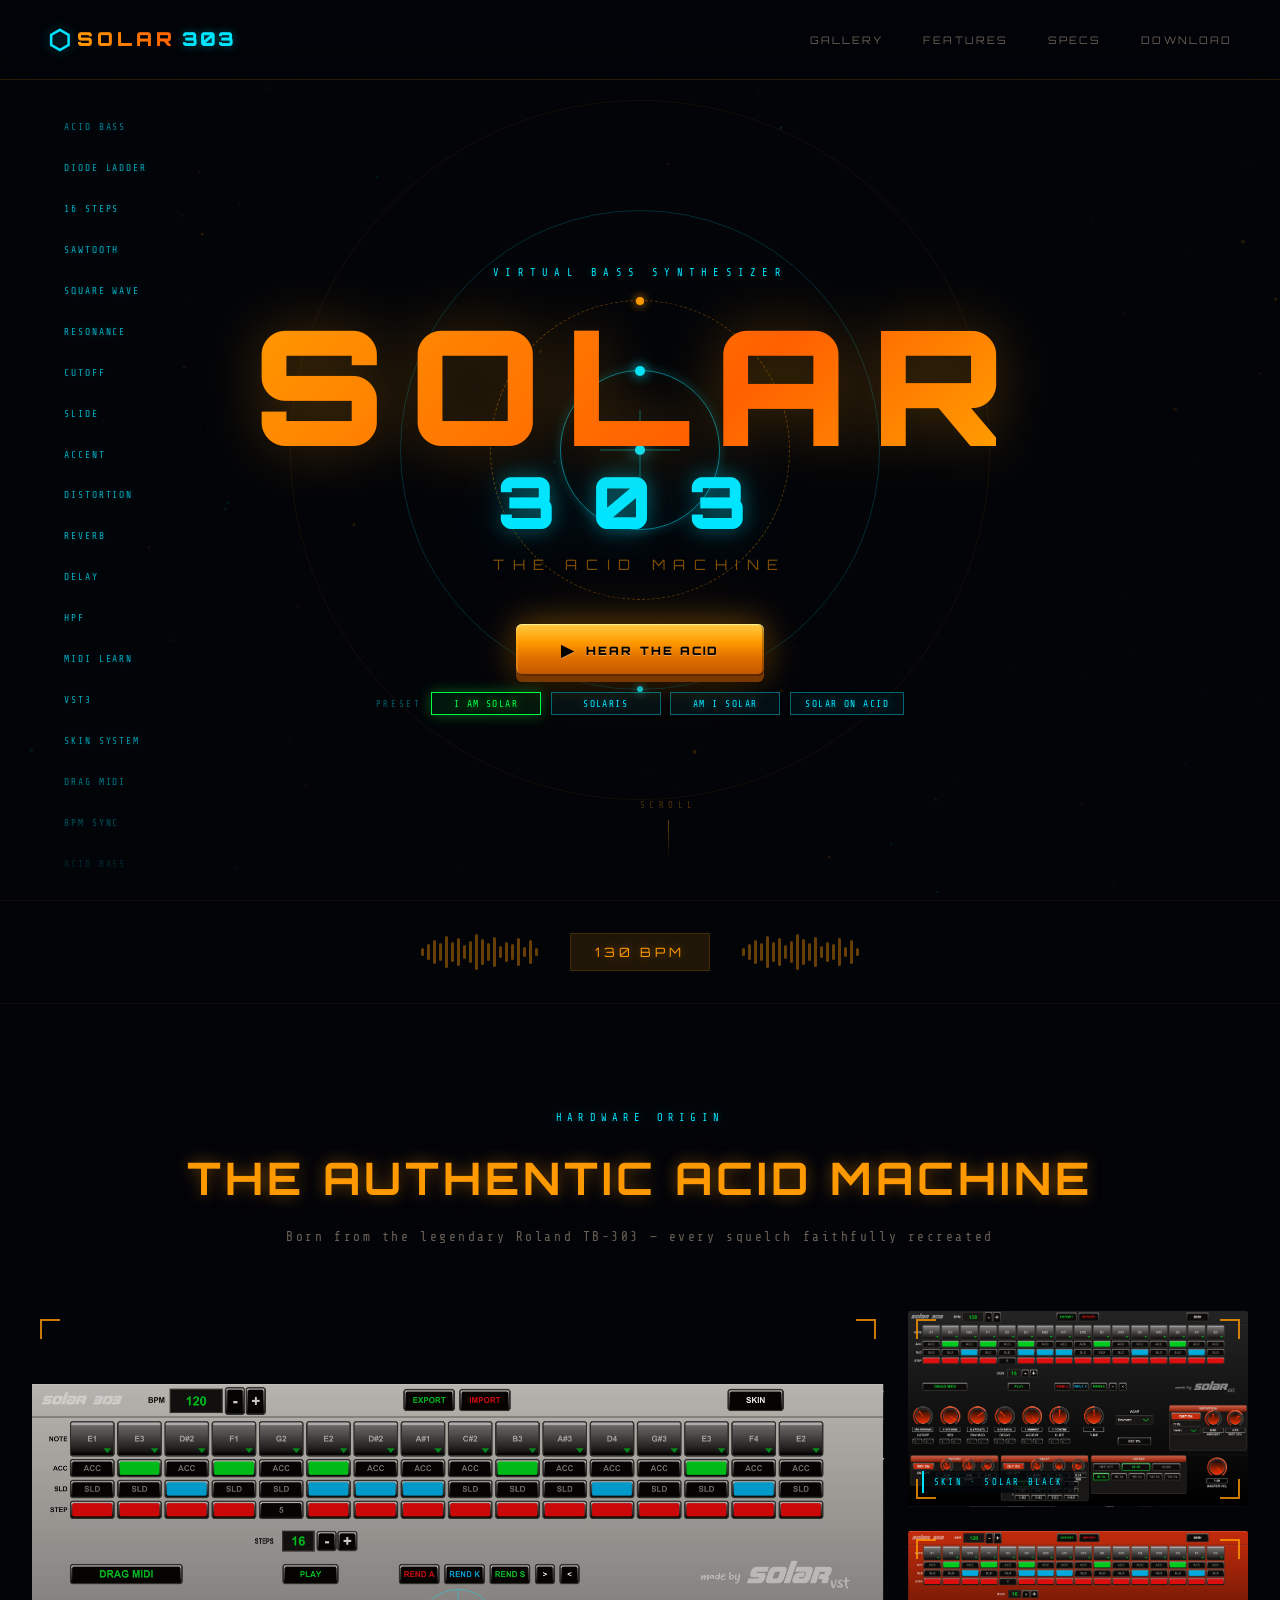
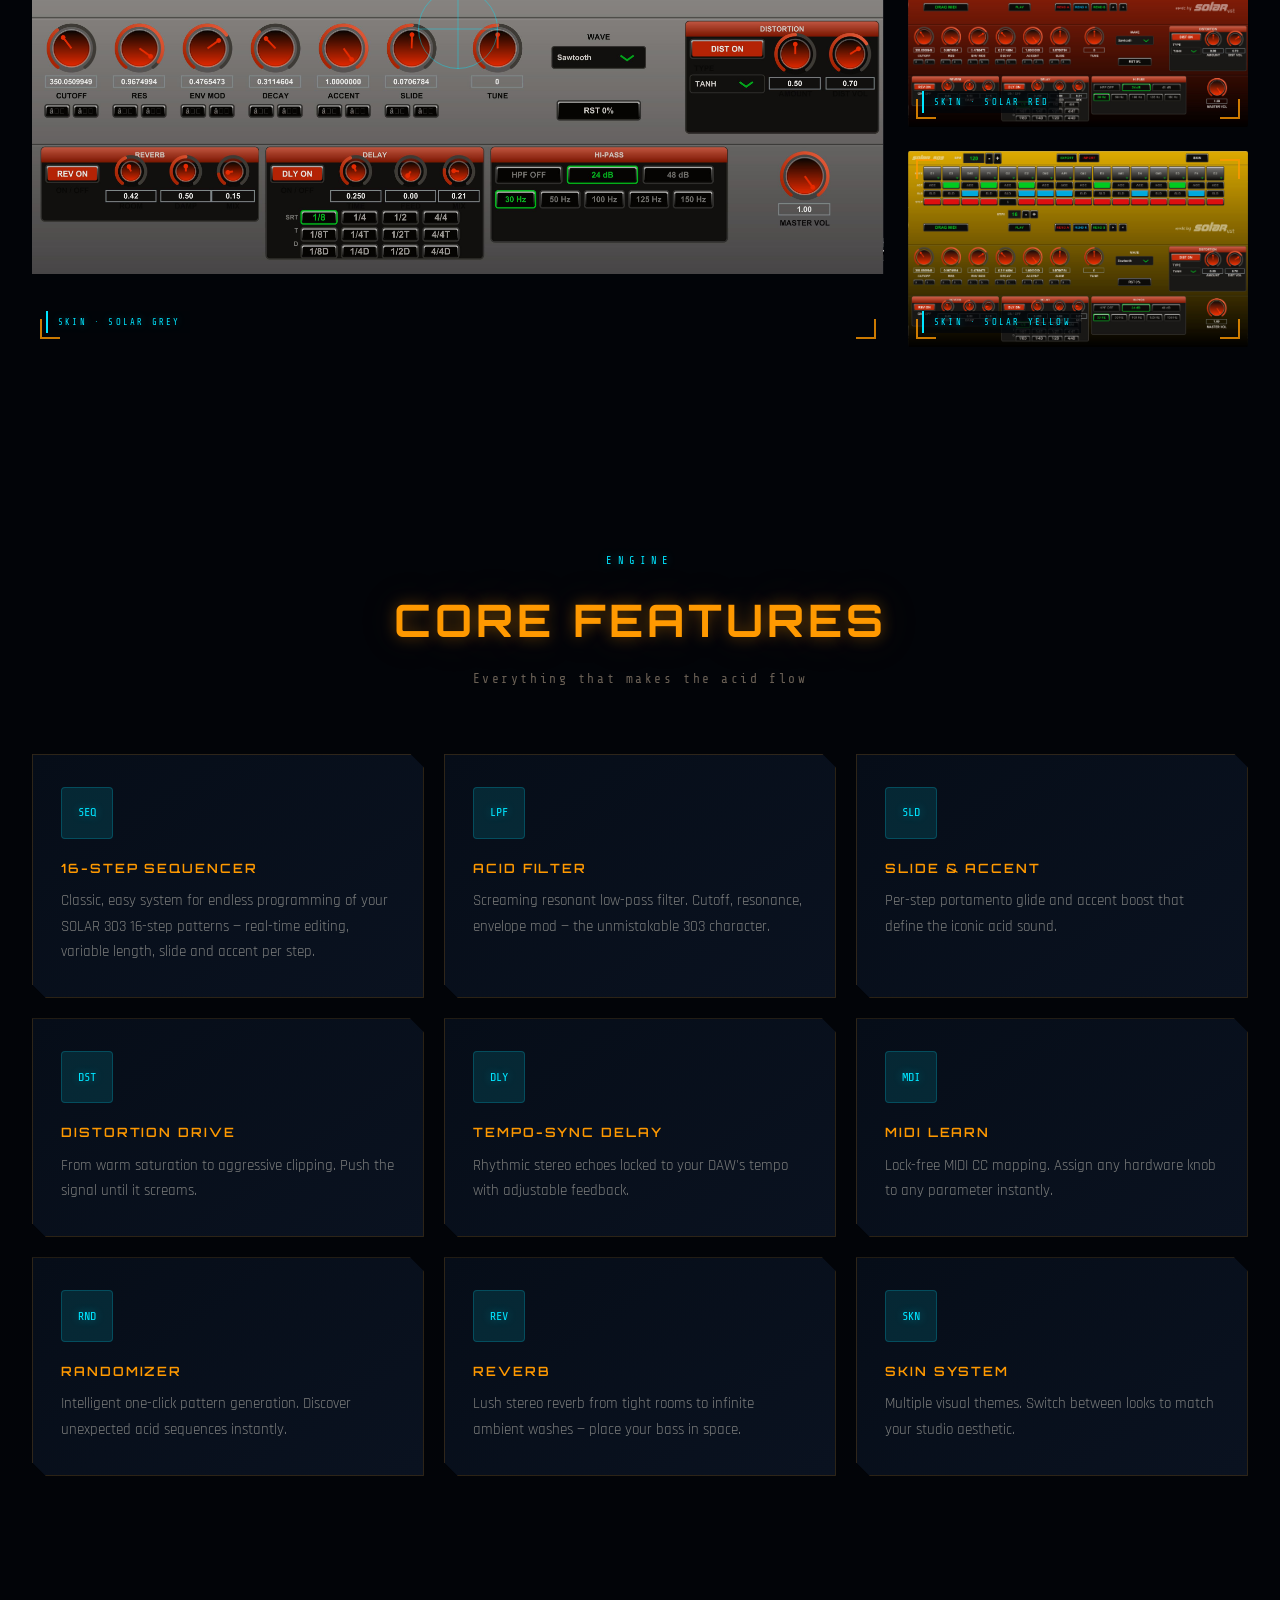
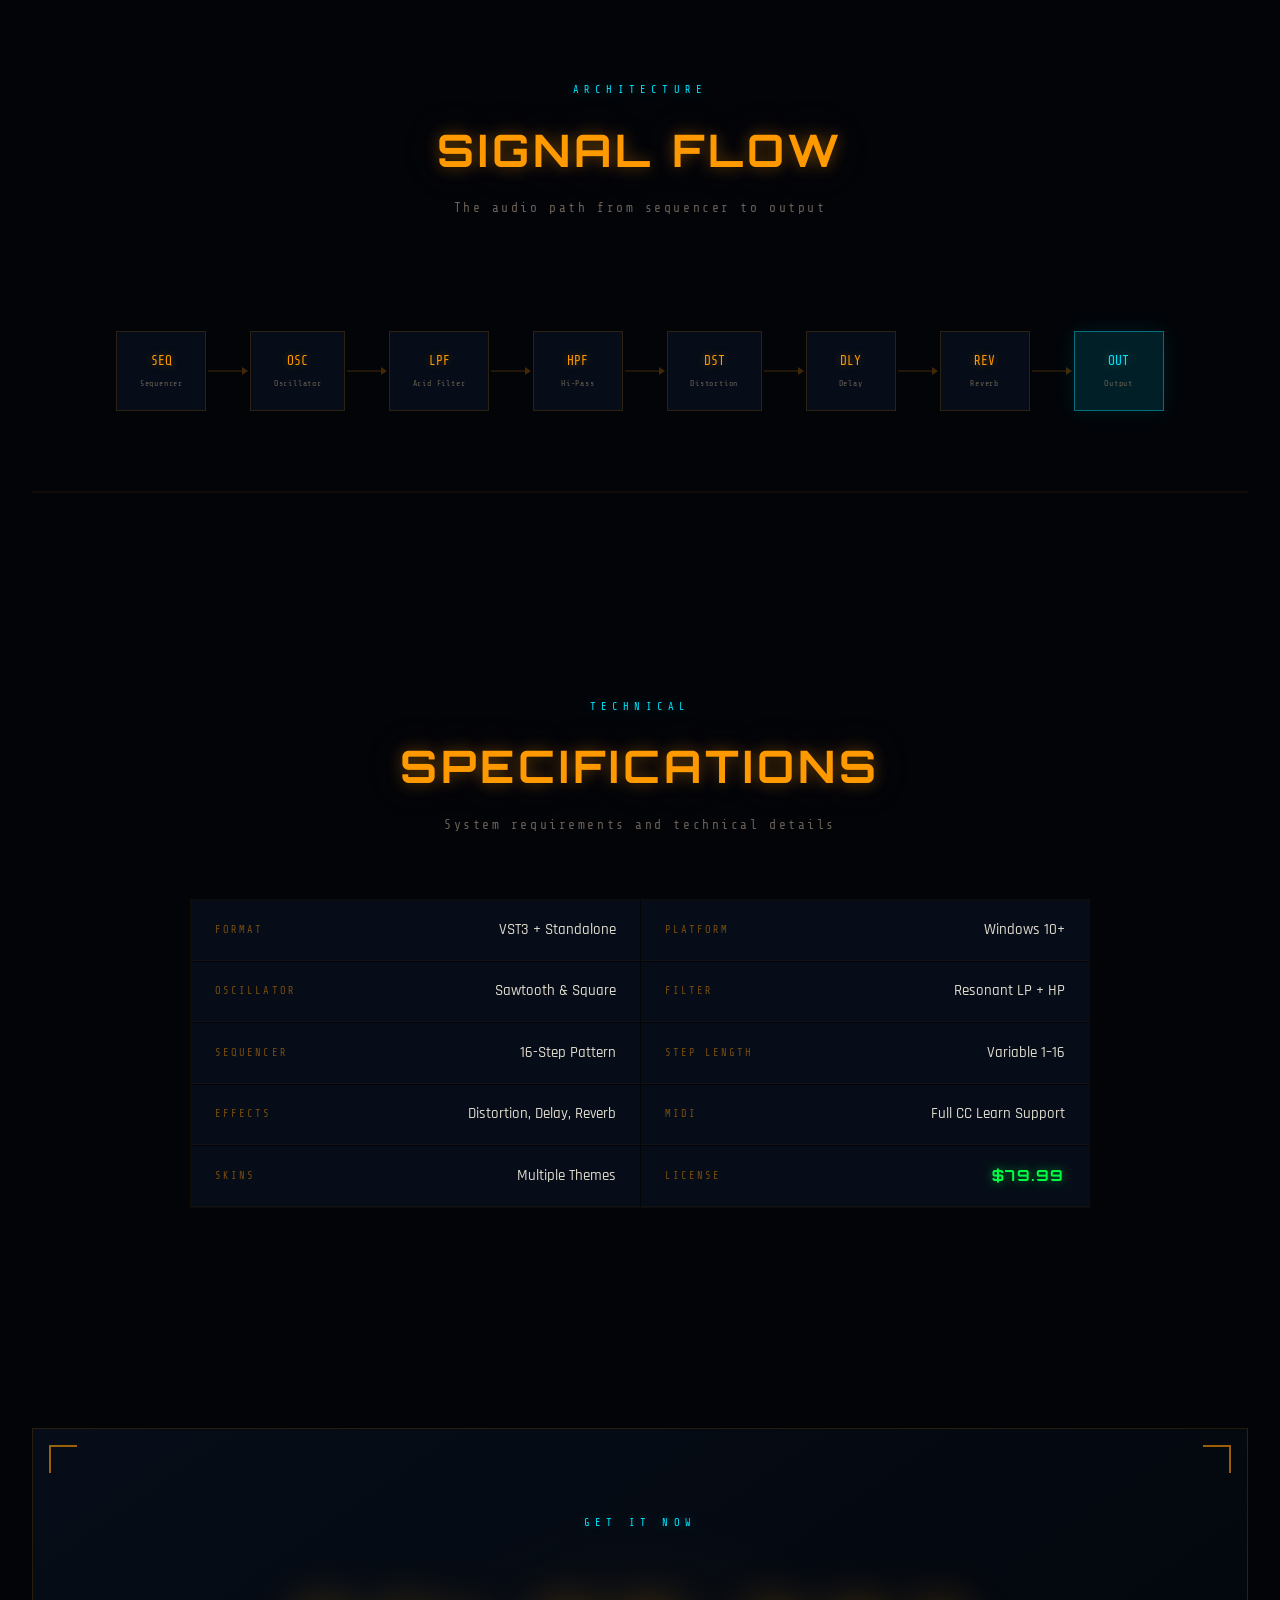
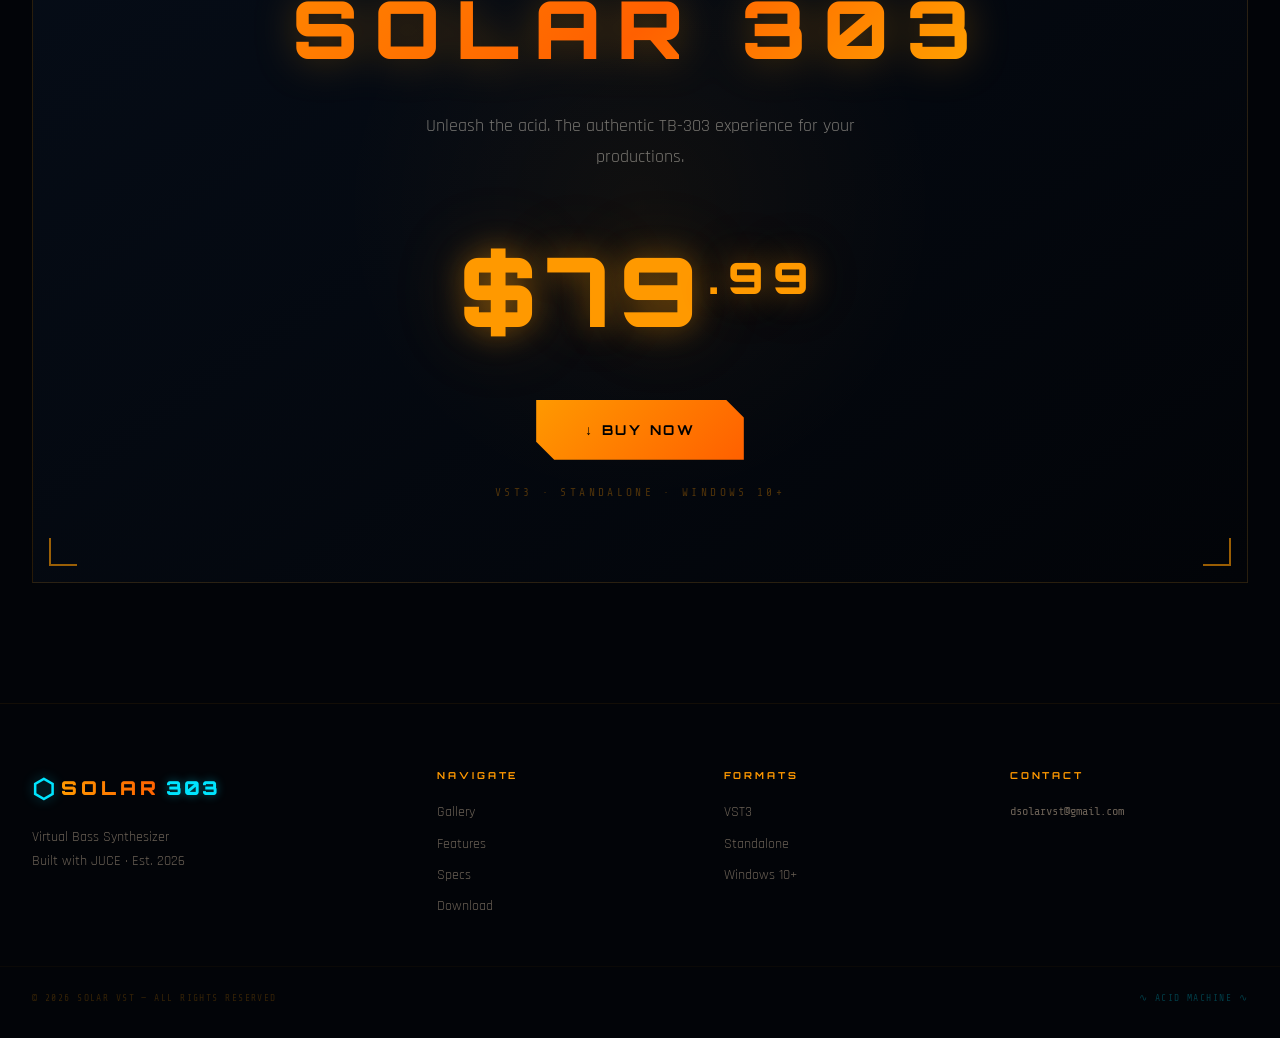
<file: landing_updated_check/index.html>
<!DOCTYPE html>
<html lang="en">
<head>
  <meta charset="UTF-8" />
  <meta name="viewport" content="width=device-width, initial-scale=1.0" />
  <title>SOLAR 303 — The Acid Machine</title>
  <link rel="stylesheet" href="style.css" />
  <link href="https://fonts.googleapis.com/css2?family=Orbitron:wght@400;700;900&family=Share+Tech+Mono&family=Rajdhani:wght@300;400;500;600;700&display=swap" rel="stylesheet" />
</head>
<body>

  <canvas id="bg-canvas"></canvas>

  <!-- NAVBAR -->
  <nav class="navbar" id="navbar">
    <div class="nav-logo">
      <span class="logo-hex">⬡</span>
      <span class="logo-solar">SOLAR</span><span class="logo-303">303</span>
    </div>
    <ul class="nav-links">
      <li><a href="#gallery">GALLERY</a></li>
      <li><a href="#features">FEATURES</a></li>
      <li><a href="#specs">SPECS</a></li>
      <li><a href="#download">DOWNLOAD</a></li>
    </ul>
    <button class="hamburger" id="hamburger" aria-label="Menu">
      <span></span><span></span><span></span>
    </button>
  </nav>

  <div class="mobile-nav" id="mobile-nav">
    <a href="#gallery">GALLERY</a>
    <a href="#features">FEATURES</a>
    <a href="#specs">SPECS</a>
    <a href="#download">DOWNLOAD</a>
  </div>

  <!-- HERO -->
  <section class="hero">

    <!-- HUD targeting rings -->
    <div class="hud-rings">
      <div class="hud-ring r1"></div>
      <div class="hud-ring r2"></div>
      <div class="hud-ring r3"></div>
      <div class="hud-ring r4"></div>
      <div class="hud-crosshair">
        <div class="ch-h"></div>
        <div class="ch-v"></div>
        <div class="ch-core"></div>
      </div>
    </div>

    <!-- Rising neon words column -->
    <div class="neon-words-col">
      <div class="neon-words-track">
        <span>ACID BASS</span>
        <span>DIODE LADDER</span>
        <span>16 STEPS</span>
        <span>SAWTOOTH</span>
        <span>SQUARE WAVE</span>
        <span>RESONANCE</span>
        <span>CUTOFF</span>
        <span>SLIDE</span>
        <span>ACCENT</span>
        <span>DISTORTION</span>
        <span>REVERB</span>
        <span>DELAY</span>
        <span>HPF</span>
        <span>MIDI LEARN</span>
        <span>VST3</span>
        <span>SKIN SYSTEM</span>
        <span>DRAG MIDI</span>
        <span>BPM SYNC</span>
        <span>ACID BASS</span>
        <span>DIODE LADDER</span>
        <span>16 STEPS</span>
        <span>SAWTOOTH</span>
        <span>SQUARE WAVE</span>
        <span>RESONANCE</span>
        <span>CUTOFF</span>
        <span>SLIDE</span>
        <span>ACCENT</span>
        <span>DISTORTION</span>
        <span>REVERB</span>
        <span>DELAY</span>
        <span>HPF</span>
        <span>MIDI LEARN</span>
        <span>VST3</span>
        <span>SKIN SYSTEM</span>
        <span>DRAG MIDI</span>
        <span>BPM SYNC</span>
      </div>
    </div>


    <div class="hero-content">
      <div class="hero-label">VIRTUAL BASS SYNTHESIZER</div>
      <h1 class="hero-title">
        <span class="ht-solar">SOLAR</span>
        <span class="ht-303">303</span>
      </h1>
      <p class="hero-tagline">THE ACID MACHINE</p>
      <div class="hero-btns">
        <button class="btn-acid" id="acid-btn">
          <span class="btn-icon">▶</span> HEAR THE ACID
        </button>
      </div>
      <div class="preset-selector">
        <span class="preset-label">PRESET</span>
        <button class="preset-btn active" data-preset="1">I AM SOLAR</button>
        <button class="preset-btn" data-preset="3">SOLARIS</button>
        <button class="preset-btn" data-preset="2">AM I SOLAR</button>
        <button class="preset-btn" data-preset="0">SOLAR ON ACID</button>
      </div>
    </div>

    <div class="scroll-indicator">
      <span>SCROLL</span>
      <div class="scroll-line"></div>
    </div>
  </section>

  <!-- BPM DIVIDER -->
  <div class="bpm-divider">
    <div class="wave-bars">
      <span></span><span></span><span></span><span></span><span></span>
      <span></span><span></span><span></span><span></span><span></span>
      <span></span><span></span><span></span><span></span><span></span>
      <span></span><span></span><span></span><span></span><span></span>
    </div>
    <div class="bpm-tag">130 BPM</div>
    <div class="wave-bars">
      <span></span><span></span><span></span><span></span><span></span>
      <span></span><span></span><span></span><span></span><span></span>
      <span></span><span></span><span></span><span></span><span></span>
      <span></span><span></span><span></span><span></span><span></span>
    </div>
  </div>

  <!-- GALLERY — Authentic Images -->
  <section class="gallery reveal" id="gallery">
    <div class="container">
      <div class="section-header">
        <span class="section-tag">HARDWARE ORIGIN</span>
        <h2 class="section-title">THE AUTHENTIC ACID MACHINE</h2>
        <p class="section-sub">Born from the legendary Roland TB-303 — every squelch faithfully recreated</p>
      </div>

      <div class="gallery-layout">
        <div class="gallery-main hud-frame">
          <img src="images/GR.jpg" alt="SOLAR 303 Grey Skin" />
          <div class="hf-overlay">
            <div class="hf-tl"></div>
            <div class="hf-tr"></div>
            <div class="hf-bl"></div>
            <div class="hf-br"></div>
            <div class="hf-scan"></div>
            <div class="hf-tag">SKIN · SOLAR GREY</div>
            <div class="hf-target">
              <div class="target-ring"></div>
              <div class="target-cross-h"></div>
              <div class="target-cross-v"></div>
            </div>
          </div>
        </div>

        <div class="gallery-skins">
          <div class="skin-card hud-frame">
            <img src="images/B.jpg" alt="SOLAR 303 Black Skin" />
            <div class="hf-overlay">
              <div class="hf-tl"></div>
              <div class="hf-tr"></div>
              <div class="hf-bl"></div>
              <div class="hf-br"></div>
              <div class="hf-tag">SKIN · SOLAR BLACK</div>
            </div>
          </div>
          <div class="skin-card hud-frame">
            <img src="images/R.jpg" alt="SOLAR 303 Red Skin" />
            <div class="hf-overlay">
              <div class="hf-tl"></div>
              <div class="hf-tr"></div>
              <div class="hf-bl"></div>
              <div class="hf-br"></div>
              <div class="hf-tag">SKIN · SOLAR RED</div>
            </div>
          </div>
          <div class="skin-card hud-frame">
            <img src="images/Y.jpg" alt="SOLAR 303 Yellow Skin" />
            <div class="hf-overlay">
              <div class="hf-tl"></div>
              <div class="hf-tr"></div>
              <div class="hf-bl"></div>
              <div class="hf-br"></div>
              <div class="hf-tag">SKIN · SOLAR YELLOW</div>
            </div>
          </div>
        </div>
      </div>
    </div>
  </section>

  <!-- FEATURES -->
  <section class="features reveal" id="features">
    <div class="container">
      <div class="section-header">
        <span class="section-tag">ENGINE</span>
        <h2 class="section-title">CORE FEATURES</h2>
        <p class="section-sub">Everything that makes the acid flow</p>
      </div>

      <div class="features-grid">
        <div class="feat-card">
          <div class="feat-code">SEQ</div>
          <h3>16-Step Sequencer</h3>
          <p>Classic, easy system for endless programming of your SOLAR 303 16-step patterns — real-time editing, variable length, slide and accent per step.</p>
        </div>
        <div class="feat-card">
          <div class="feat-code">LPF</div>
          <h3>Acid Filter</h3>
          <p>Screaming resonant low-pass filter. Cutoff, resonance, envelope mod — the unmistakable 303 character.</p>
        </div>
        <div class="feat-card">
          <div class="feat-code">SLD</div>
          <h3>Slide & Accent</h3>
          <p>Per-step portamento glide and accent boost that define the iconic acid sound.</p>
        </div>
        <div class="feat-card">
          <div class="feat-code">DST</div>
          <h3>Distortion Drive</h3>
          <p>From warm saturation to aggressive clipping. Push the signal until it screams.</p>
        </div>
        <div class="feat-card">
          <div class="feat-code">DLY</div>
          <h3>Tempo-Sync Delay</h3>
          <p>Rhythmic stereo echoes locked to your DAW's tempo with adjustable feedback.</p>
        </div>
        <div class="feat-card">
          <div class="feat-code">MDI</div>
          <h3>MIDI Learn</h3>
          <p>Lock-free MIDI CC mapping. Assign any hardware knob to any parameter instantly.</p>
        </div>
        <div class="feat-card">
          <div class="feat-code">RND</div>
          <h3>Randomizer</h3>
          <p>Intelligent one-click pattern generation. Discover unexpected acid sequences instantly.</p>
        </div>
        <div class="feat-card">
          <div class="feat-code">REV</div>
          <h3>Reverb</h3>
          <p>Lush stereo reverb from tight rooms to infinite ambient washes — place your bass in space.</p>
        </div>
        <div class="feat-card">
          <div class="feat-code">SKN</div>
          <h3>Skin System</h3>
          <p>Multiple visual themes. Switch between looks to match your studio aesthetic.</p>
        </div>
      </div>
    </div>
  </section>

  <!-- SIGNAL FLOW -->
  <section class="signal-section reveal" id="signal">
    <div class="container">
      <div class="section-header">
        <span class="section-tag">ARCHITECTURE</span>
        <h2 class="section-title">SIGNAL FLOW</h2>
        <p class="section-sub">The audio path from sequencer to output</p>
      </div>

      <div class="signal-chain">
        <div class="chain-node">
          <div class="cn-code">SEQ</div>
          <div class="cn-label">Sequencer</div>
        </div>
        <div class="chain-arrow"><svg viewBox="0 0 40 12"><line x1="0" y1="6" x2="34" y2="6"/><polygon points="34,2 40,6 34,10"/></svg></div>
        <div class="chain-node">
          <div class="cn-code">OSC</div>
          <div class="cn-label">Oscillator</div>
        </div>
        <div class="chain-arrow"><svg viewBox="0 0 40 12"><line x1="0" y1="6" x2="34" y2="6"/><polygon points="34,2 40,6 34,10"/></svg></div>
        <div class="chain-node">
          <div class="cn-code">LPF</div>
          <div class="cn-label">Acid Filter</div>
        </div>
        <div class="chain-arrow"><svg viewBox="0 0 40 12"><line x1="0" y1="6" x2="34" y2="6"/><polygon points="34,2 40,6 34,10"/></svg></div>
        <div class="chain-node">
          <div class="cn-code">HPF</div>
          <div class="cn-label">Hi-Pass</div>
        </div>
        <div class="chain-arrow"><svg viewBox="0 0 40 12"><line x1="0" y1="6" x2="34" y2="6"/><polygon points="34,2 40,6 34,10"/></svg></div>
        <div class="chain-node">
          <div class="cn-code">DST</div>
          <div class="cn-label">Distortion</div>
        </div>
        <div class="chain-arrow"><svg viewBox="0 0 40 12"><line x1="0" y1="6" x2="34" y2="6"/><polygon points="34,2 40,6 34,10"/></svg></div>
        <div class="chain-node">
          <div class="cn-code">DLY</div>
          <div class="cn-label">Delay</div>
        </div>
        <div class="chain-arrow"><svg viewBox="0 0 40 12"><line x1="0" y1="6" x2="34" y2="6"/><polygon points="34,2 40,6 34,10"/></svg></div>
        <div class="chain-node">
          <div class="cn-code">REV</div>
          <div class="cn-label">Reverb</div>
        </div>
        <div class="chain-arrow"><svg viewBox="0 0 40 12"><line x1="0" y1="6" x2="34" y2="6"/><polygon points="34,2 40,6 34,10"/></svg></div>
        <div class="chain-node active">
          <div class="cn-code">OUT</div>
          <div class="cn-label">Output</div>
        </div>
      </div>

      <div class="signal-pulse-bar">
        <div class="signal-pulse-fill"></div>
      </div>
    </div>
  </section>

  <!-- SPECS -->
  <section class="specs reveal" id="specs">
    <div class="container">
      <div class="section-header">
        <span class="section-tag">TECHNICAL</span>
        <h2 class="section-title">SPECIFICATIONS</h2>
        <p class="section-sub">System requirements and technical details</p>
      </div>

      <div class="specs-grid">
        <div class="spec-row">
          <span class="spec-k">FORMAT</span>
          <span class="spec-v">VST3 + Standalone</span>
        </div>
        <div class="spec-row">
          <span class="spec-k">PLATFORM</span>
          <span class="spec-v">Windows 10+</span>
        </div>
        <div class="spec-row">
          <span class="spec-k">OSCILLATOR</span>
          <span class="spec-v">Sawtooth &amp; Square</span>
        </div>
        <div class="spec-row">
          <span class="spec-k">FILTER</span>
          <span class="spec-v">Resonant LP + HP</span>
        </div>
        <div class="spec-row">
          <span class="spec-k">SEQUENCER</span>
          <span class="spec-v">16-Step Pattern</span>
        </div>
        <div class="spec-row">
          <span class="spec-k">STEP LENGTH</span>
          <span class="spec-v">Variable 1–16</span>
        </div>
        <div class="spec-row">
          <span class="spec-k">EFFECTS</span>
          <span class="spec-v">Distortion, Delay, Reverb</span>
        </div>
        <div class="spec-row">
          <span class="spec-k">MIDI</span>
          <span class="spec-v">Full CC Learn Support</span>
        </div>
        <div class="spec-row">
          <span class="spec-k">SKINS</span>
          <span class="spec-v">Multiple Themes</span>
        </div>
        <div class="spec-row">
          <span class="spec-k">LICENSE</span>
          <span class="spec-v spec-free">$79.99</span>
        </div>
      </div>
    </div>
  </section>

  <!-- DOWNLOAD CTA -->
  <section class="download reveal" id="download">
    <div class="container">
      <div class="dl-box">
        <div class="dl-glow"></div>
        <div class="dl-corners">
          <div class="dlc tl"></div>
          <div class="dlc tr"></div>
          <div class="dlc bl"></div>
          <div class="dlc br"></div>
        </div>
        <span class="section-tag">GET IT NOW</span>
        <h2 class="dl-title">SOLAR 303</h2>
        <p class="dl-sub">Unleash the acid. The authentic TB-303 experience for your productions.</p>
        <div class="dl-price">$79<span class="dl-cents">.99</span></div>
        <a href="#" class="btn-primary">↓ BUY NOW</a>
        <div class="dl-formats">VST3 · STANDALONE · WINDOWS 10+</div>
      </div>
    </div>
  </section>

  <!-- FOOTER -->
  <footer class="footer">
    <div class="footer-grid">
      <div class="footer-brand">
        <div class="nav-logo">
          <span class="logo-hex">⬡</span>
          <span class="logo-solar">SOLAR</span><span class="logo-303">303</span>
        </div>
        <p>Virtual Bass Synthesizer<br/>Built with JUCE · Est. 2026</p>
      </div>
      <div class="footer-links">
        <h4>NAVIGATE</h4>
        <ul>
          <li><a href="#gallery">Gallery</a></li>
          <li><a href="#features">Features</a></li>
          <li><a href="#specs">Specs</a></li>
          <li><a href="#download">Download</a></li>
        </ul>
      </div>
      <div class="footer-links">
        <h4>FORMATS</h4>
        <ul>
          <li>VST3</li>
          <li>Standalone</li>
          <li>Windows 10+</li>
        </ul>
      </div>
      <div class="footer-contact">
        <h4>CONTACT</h4>
        <p>dsolarvst@gmail.com</p>
      </div>
    </div>
    <div class="footer-bottom">
      <p>© 2026 SOLAR VST — ALL RIGHTS RESERVED</p>
      <p class="footer-acid">∿ ACID MACHINE ∿</p>
    </div>
  </footer>

  <script src="script.js"></script>
</body>
</html>
</file>
<file: style.css>
/* ============================================
   SOLAR 303 — THE ACID MACHINE
   HUD VFX Landing Page
   ============================================ */

:root {
  --bg:          #020408;
  --bg-card:     #060d18;
  --bg-surface:  #0a1220;
  --orange:      #ff9900;
  --orange-hot:  #ff6000;
  --orange-dim:  rgba(255, 153, 0, 0.12);
  --orange-glow: rgba(255, 153, 0, 0.4);
  --cyan:        #00e5ff;
  --cyan-dim:    rgba(0, 229, 255, 0.12);
  --cyan-glow:   rgba(0, 229, 255, 0.4);
  --green:       #00ff44;
  --text:        #ddd8cc;
  --text-dim:    #6a6055;
  --border:      rgba(255, 153, 0, 0.15);
  --border-cyan: rgba(0, 229, 255, 0.2);
  --font-t: 'Orbitron', monospace;
  --font-m: 'Share Tech Mono', monospace;
  --font-b: 'Rajdhani', sans-serif;
}

*, *::before, *::after { box-sizing: border-box; margin: 0; padding: 0; }
html { scroll-behavior: smooth; overflow-x: hidden; }
body {
  background: var(--bg);
  color: var(--text);
  font-family: var(--font-b);
  overflow-x: hidden;
  line-height: 1.6;
}
a { text-decoration: none; color: inherit; }
ul { list-style: none; }

/* ============================================
   BACKGROUND CANVAS
   ============================================ */
#bg-canvas {
  position: fixed;
  inset: 0;
  width: 100%; height: 100%;
  z-index: 0;
  pointer-events: none;
  opacity: 0.5;
}

/* ============================================
   CONTAINER
   ============================================ */
.container {
  max-width: 1280px;
  margin: 0 auto;
  padding: 0 2rem;
}

section { position: relative; z-index: 2; }

/* ============================================
   SCROLL REVEAL
   ============================================ */
.reveal {
  opacity: 0;
  transform: translateY(40px);
  transition: opacity 0.9s ease, transform 0.9s ease;
}
.reveal.visible {
  opacity: 1;
  transform: none;
}

/* ============================================
   SECTION HEADER
   ============================================ */
.section-header {
  text-align: center;
  margin-bottom: 64px;
}

.section-tag {
  display: inline-block;
  font-family: var(--font-m);
  font-size: 0.65rem;
  letter-spacing: 0.5em;
  color: var(--cyan);
  text-shadow: 0 0 10px var(--cyan-glow);
  margin-bottom: 1rem;
}

.section-title {
  font-family: var(--font-t);
  font-size: clamp(1.8rem, 4vw, 2.8rem);
  font-weight: 700;
  letter-spacing: 4px;
  text-transform: uppercase;
  color: var(--orange);
  text-shadow: 0 0 15px var(--orange-glow), 0 0 50px rgba(255,153,0,0.15);
  margin-bottom: 0.75rem;
}

.section-sub {
  font-family: var(--font-m);
  font-size: 0.8rem;
  color: var(--text-dim);
  letter-spacing: 0.2em;
}

/* ============================================
   NAVBAR
   ============================================ */
.navbar {
  position: fixed;
  top: 0; left: 0; right: 0;
  z-index: 1000;
  display: flex;
  align-items: center;
  justify-content: space-between;
  padding: 1.2rem 3rem;
  background: rgba(2, 4, 8, 0.88);
  backdrop-filter: blur(20px);
  border-bottom: 1px solid var(--border);
  transition: padding 0.3s;
}
.navbar.scrolled { padding: 0.7rem 3rem; }

.nav-logo {
  display: flex;
  align-items: center;
  gap: 0.4rem;
  font-family: var(--font-t);
  font-weight: 900;
}
.logo-hex {
  font-size: 1.6rem;
  color: var(--cyan);
  text-shadow: 0 0 12px var(--cyan-glow);
  animation: hexPulse 3s ease-in-out infinite;
}
@keyframes hexPulse {
  0%,100% { text-shadow: 0 0 12px var(--cyan-glow); }
  50%      { text-shadow: 0 0 24px var(--cyan-glow), 0 0 48px rgba(0,229,255,0.3); }
}
.logo-solar {
  font-size: 1.2rem;
  letter-spacing: 0.2em;
  background: linear-gradient(90deg, var(--orange), var(--orange-hot));
  -webkit-background-clip: text;
  -webkit-text-fill-color: transparent;
  background-clip: text;
}
.logo-303 {
  font-size: 1.2rem;
  letter-spacing: 0.1em;
  color: var(--cyan);
  -webkit-text-fill-color: var(--cyan);
  text-shadow: 0 0 10px var(--cyan-glow);
}

.nav-links {
  display: flex;
  gap: 2.5rem;
}
.nav-links a {
  font-family: var(--font-t);
  font-size: 0.65rem;
  letter-spacing: 0.2em;
  color: var(--text-dim);
  transition: color 0.3s, text-shadow 0.3s;
  position: relative;
}
.nav-links a::after {
  content: '';
  position: absolute;
  bottom: -4px; left: 0;
  width: 0; height: 1px;
  background: var(--orange);
  box-shadow: 0 0 6px var(--orange);
  transition: width 0.3s;
}
.nav-links a:hover { color: var(--orange); }
.nav-links a:hover::after { width: 100%; }

.hamburger {
  display: none;
  flex-direction: column;
  gap: 5px;
  background: none;
  border: none;
  cursor: pointer;
  padding: 4px;
}
.hamburger span {
  display: block;
  width: 24px; height: 1px;
  background: var(--orange);
  transition: all 0.3s;
}

.mobile-nav {
  display: none;
  position: fixed;
  top: 0; left: 0; right: 0; bottom: 0;
  z-index: 999;
  background: rgba(2,4,8,0.97);
  flex-direction: column;
  align-items: center;
  justify-content: center;
  gap: 2rem;
}
.mobile-nav.open { display: flex; }
.mobile-nav a {
  font-family: var(--font-t);
  font-size: 1.2rem;
  letter-spacing: 0.3em;
  color: var(--orange);
}

/* ============================================
   HERO
   ============================================ */
.hero {
  position: relative;
  min-height: 100vh;
  display: flex;
  align-items: center;
  justify-content: center;
  overflow: hidden;
  z-index: 1;
}

/* HUD RINGS */
.hud-rings {
  position: absolute;
  top: 50%; left: 50%;
  transform: translate(-50%, -50%);
  pointer-events: none;
  z-index: 0;
}

.hud-ring {
  position: absolute;
  border-radius: 50%;
  top: 50%; left: 50%;
  transform: translate(-50%, -50%);
}

.r1 {
  width: 160px; height: 160px;
  border: 1px solid rgba(0,229,255,0.5);
  animation: spinCW 8s linear infinite;
  box-shadow: 0 0 12px rgba(0,229,255,0.2), inset 0 0 12px rgba(0,229,255,0.05);
}
.r1::before {
  content: '';
  position: absolute;
  width: 10px; height: 10px;
  border-radius: 50%;
  background: var(--cyan);
  box-shadow: 0 0 12px var(--cyan);
  top: -5px; left: 50%;
  transform: translateX(-50%);
}

.r2 {
  width: 300px; height: 300px;
  border: 1px solid rgba(255,153,0,0.35);
  border-style: dashed;
  animation: spinCCW 15s linear infinite;
}
.r2::before {
  content: '';
  position: absolute;
  width: 8px; height: 8px;
  border-radius: 50%;
  background: var(--orange);
  box-shadow: 0 0 10px var(--orange);
  top: -4px; left: 50%;
  transform: translateX(-50%);
}

.r3 {
  width: 480px; height: 480px;
  border: 1px solid rgba(0,229,255,0.18);
  animation: spinCW 25s linear infinite;
}
.r3::before {
  content: '';
  position: absolute;
  width: 6px; height: 6px;
  border-radius: 50%;
  background: var(--cyan);
  box-shadow: 0 0 8px var(--cyan);
  bottom: -3px; left: 50%;
  transform: translateX(-50%);
}

.r4 {
  width: 700px; height: 700px;
  border: 1px solid rgba(255,153,0,0.08);
  animation: spinCCW 40s linear infinite;
}

@keyframes spinCW  { to { transform: translate(-50%,-50%) rotate(360deg);  } }
@keyframes spinCCW { to { transform: translate(-50%,-50%) rotate(-360deg); } }

/* Crosshair */
.hud-crosshair {
  position: absolute;
  top: 50%; left: 50%;
  transform: translate(-50%, -50%);
  width: 80px; height: 80px;
}
.ch-h {
  position: absolute;
  top: 50%; left: 0;
  width: 100%; height: 1px;
  background: rgba(0,229,255,0.4);
  transform: translateY(-50%);
}
.ch-v {
  position: absolute;
  top: 0; left: 50%;
  width: 1px; height: 100%;
  background: rgba(0,229,255,0.4);
  transform: translateX(-50%);
}
.ch-core {
  position: absolute;
  top: 50%; left: 50%;
  transform: translate(-50%, -50%);
  width: 10px; height: 10px;
  border-radius: 50%;
  background: var(--cyan);
  box-shadow: 0 0 16px var(--cyan), 0 0 40px rgba(0,229,255,0.4);
  animation: corePulse 2s ease-in-out infinite;
}
@keyframes corePulse {
  0%,100% { transform: translate(-50%,-50%) scale(1); opacity: 1; }
  50%      { transform: translate(-50%,-50%) scale(1.5); opacity: 0.6; }
}

/* HUD DATA PANELS */
.hud-data {
  position: absolute;
  font-family: var(--font-m);
  font-size: 0.6rem;
  color: rgba(0,229,255,0.5);
  letter-spacing: 0.1em;
  pointer-events: none;
  animation: hudFloat 6s ease-in-out infinite;
  z-index: 1;
}
.hd-label {
  font-size: 0.5rem;
  letter-spacing: 0.3em;
  color: rgba(0,229,255,0.3);
  text-transform: uppercase;
  margin-bottom: 3px;
}
.hd-val {
  color: rgba(0,229,255,0.7);
  font-size: 0.65rem;
  margin-bottom: 2px;
}
.hd-val.sm { font-size: 0.55rem; color: rgba(0,229,255,0.45); }
.hd-line {
  width: 60px; height: 1px;
  background: linear-gradient(90deg, rgba(0,229,255,0.4), transparent);
  margin: 5px 0;
}
@keyframes hudFloat {
  0%,100% { transform: translateY(0); opacity: 0.8; }
  50%      { transform: translateY(-8px); opacity: 1; }
}
.hd-1 { top: 22%; left:  5%; animation-delay: 0s; }
.hd-2 { top: 28%; right: 5%; animation-delay: 1.5s; }
.hd-3 { bottom: 28%; left: 7%; animation-delay: 3s; }
.hd-4 { bottom: 22%; right: 6%; animation-delay: 4.5s; }

/* RISING NEON WORDS COLUMN */
.neon-words-col {
  position: absolute;
  left: 5%;
  top: 0;
  bottom: 0;
  width: 120px;
  overflow: hidden;
  z-index: 1;
  pointer-events: none;
  mask-image: linear-gradient(to top, transparent 0%, black 20%, black 80%, transparent 100%);
  -webkit-mask-image: linear-gradient(to top, transparent 0%, black 20%, black 80%, transparent 100%);
}
.neon-words-track {
  display: flex;
  flex-direction: column;
  gap: 1.6rem;
  animation: wordsRise 22s linear infinite;
  padding-top: 100%;
}
.neon-words-track span {
  font-family: var(--font-m);
  font-size: 0.6rem;
  letter-spacing: 0.2em;
  color: var(--cyan);
  text-shadow: 0 0 8px var(--cyan-glow), 0 0 20px rgba(0,229,255,0.3);
  white-space: nowrap;
  opacity: 0.75;
}
@keyframes wordsRise {
  0%   { transform: translateY(0); }
  100% { transform: translateY(-50%); }
}
@media (max-width: 768px) {
  .neon-words-col { display: none; }
}

/* HERO CONTENT */
.hero-content {
  position: relative;
  z-index: 2;
  text-align: center;
  padding: 7rem 2rem 2rem;
}

.hero-label {
  font-family: var(--font-m);
  font-size: 0.65rem;
  letter-spacing: 0.6em;
  color: var(--cyan);
  text-shadow: 0 0 10px var(--cyan-glow);
  margin-bottom: 1.5rem;
  animation: fadeUp 1s ease 0.2s both;
}

.hero-title {
  font-family: var(--font-t);
  font-weight: 900;
  line-height: 1;
  margin-bottom: 1rem;
  animation: fadeUp 1s ease 0.4s both;
}
.ht-solar {
  display: block;
  font-size: clamp(4rem, 13vw, 10rem);
  letter-spacing: 0.15em;
  background: linear-gradient(135deg, var(--orange), var(--orange-hot), #ffcc00, var(--orange));
  background-size: 200%;
  -webkit-background-clip: text;
  -webkit-text-fill-color: transparent;
  background-clip: text;
  animation: titleShimmer 4s ease-in-out infinite;
  filter: drop-shadow(0 0 30px rgba(255,153,0,0.3));
}
@keyframes titleShimmer {
  0%,100% { background-position: 0%; }
  50%      { background-position: 200%; }
}
.ht-303 {
  display: block;
  font-size: clamp(2rem, 6vw, 4.5rem);
  letter-spacing: 0.5em;
  color: var(--cyan);
  -webkit-text-fill-color: var(--cyan);
  text-shadow: 0 0 20px var(--cyan-glow), 0 0 60px rgba(0,229,255,0.2);
}

.hero-tagline {
  font-family: var(--font-t);
  font-size: clamp(0.6rem, 1.5vw, 0.9rem);
  letter-spacing: 0.6em;
  color: rgba(255,153,0,0.5);
  margin-bottom: 3rem;
  animation: fadeUp 1s ease 0.6s both;
}

.hero-btns {
  display: flex;
  gap: 1.5rem;
  justify-content: center;
  flex-wrap: wrap;
  animation: fadeUp 1s ease 0.8s both;
}

.btn-acid {
  display: inline-flex;
  align-items: center;
  justify-content: center;
  gap: 0.7rem;
  padding: 1rem 2.8rem;
  font-family: var(--font-t);
  font-size: 0.72rem;
  font-weight: 900;
  letter-spacing: 0.18em;
  color: #000;
  background: linear-gradient(180deg,
    #ffcc44 0%,
    #ff9900 35%,
    #e07000 65%,
    #c05500 100%
  );
  border: none;
  border-radius: 6px;
  cursor: pointer;
  position: relative;
  box-shadow:
    0 1px 0 rgba(255,255,180,0.7) inset,
    0 -2px 0 rgba(0,0,0,0.5) inset,
    2px 0 0 rgba(255,200,80,0.25) inset,
    -2px 0 0 rgba(0,0,0,0.25) inset,
    0 6px 0 #7a3800,
    0 8px 18px rgba(0,0,0,0.6),
    0 0 30px rgba(255,153,0,0.4),
    0 0 70px rgba(255,153,0,0.15);
  transition: all 0.1s;
  animation: acidPulse 2.5s ease-in-out infinite;
  text-shadow: 0 1px 0 rgba(255,255,255,0.3);
}
.btn-acid:hover {
  filter: brightness(1.1);
  box-shadow:
    0 1px 0 rgba(255,255,180,0.7) inset,
    0 -2px 0 rgba(0,0,0,0.5) inset,
    2px 0 0 rgba(255,200,80,0.25) inset,
    -2px 0 0 rgba(0,0,0,0.25) inset,
    0 6px 0 #7a3800,
    0 8px 24px rgba(0,0,0,0.7),
    0 0 45px rgba(255,153,0,0.6),
    0 0 90px rgba(255,153,0,0.25);
}
.btn-acid:active {
  transform: translateY(4px);
  box-shadow:
    0 1px 0 rgba(0,0,0,0.3) inset,
    0 -1px 0 rgba(255,255,180,0.3) inset,
    0 2px 0 #7a3800,
    0 3px 8px rgba(0,0,0,0.5),
    0 0 25px rgba(255,153,0,0.4);
}
.btn-acid.playing {
  background: linear-gradient(180deg,
    #ff6644 0%,
    #ff2200 35%,
    #cc1100 65%,
    #991100 100%
  );
  color: #fff;
  text-shadow: 0 1px 0 rgba(0,0,0,0.4);
  box-shadow:
    0 1px 0 rgba(255,150,120,0.5) inset,
    0 -2px 0 rgba(0,0,0,0.5) inset,
    0 6px 0 #550000,
    0 8px 18px rgba(0,0,0,0.6),
    0 0 35px rgba(255,30,0,0.5),
    0 0 80px rgba(255,30,0,0.2);
  animation: none;
}
@keyframes acidPulse {
  0%,100% { box-shadow:
    0 1px 0 rgba(255,255,180,0.7) inset,
    0 -2px 0 rgba(0,0,0,0.5) inset,
    0 6px 0 #7a3800,
    0 8px 18px rgba(0,0,0,0.6),
    0 0 25px rgba(255,153,0,0.35); }
  50% { box-shadow:
    0 1px 0 rgba(255,255,180,0.7) inset,
    0 -2px 0 rgba(0,0,0,0.5) inset,
    0 6px 0 #7a3800,
    0 8px 18px rgba(0,0,0,0.6),
    0 0 55px rgba(255,153,0,0.7),
    0 0 110px rgba(255,153,0,0.25); }
}
.btn-icon { font-size: 1rem; }

.btn-outline {
  display: inline-flex;
  align-items: center;
  padding: 1rem 2.5rem;
  font-family: var(--font-t);
  font-size: 0.75rem;
  letter-spacing: 0.2em;
  color: var(--orange);
  border: 1px solid var(--orange);
  clip-path: polygon(0 0, calc(100% - 14px) 0, 100% 14px, 100% 100%, 14px 100%, 0 calc(100% - 14px));
  transition: all 0.3s;
}
.btn-outline:hover {
  background: var(--orange-dim);
  box-shadow: 0 0 25px var(--orange-glow);
  transform: translateY(-3px);
}

/* Preset Selector */
.preset-selector {
  display: flex;
  align-items: center;
  gap: 0.6rem;
  justify-content: center;
  margin-top: 1rem;
  animation: fadeUp 1s ease 1s both;
}
.preset-label {
  font-family: var(--font-m);
  font-size: 0.55rem;
  letter-spacing: 0.3em;
  color: rgba(0,229,255,0.4);
}
.preset-btn {
  font-family: var(--font-m);
  font-size: 0.6rem;
  letter-spacing: 0.15em;
  color: var(--cyan);
  background: rgba(0,229,255,0.05);
  border: 1px solid rgba(0,229,255,0.4);
  padding: 0.35rem 0.9rem;
  min-width: 110px;
  text-align: center;
  cursor: pointer;
  transition: all 0.25s;
  text-shadow: 0 0 8px rgba(0,229,255,0.5);
}
.preset-btn:hover {
  background: rgba(0,229,255,0.12);
  border-color: var(--cyan);
  box-shadow: 0 0 12px rgba(0,229,255,0.3);
}
.preset-btn.active {
  color: var(--green);
  border-color: var(--green);
  background: rgba(0,255,68,0.08);
  box-shadow: 0 0 14px rgba(0,255,68,0.35);
  text-shadow: 0 0 10px rgba(0,255,68,0.7);
}

/* Scroll Indicator */
.scroll-indicator {
  position: absolute;
  bottom: 2.5rem;
  left: 50%;
  transform: translateX(-50%);
  display: flex;
  flex-direction: column;
  align-items: center;
  gap: 0.5rem;
  animation: fadeUp 1s ease 1.2s both;
  z-index: 2;
}
.scroll-indicator span {
  font-family: var(--font-m);
  font-size: 0.55rem;
  letter-spacing: 0.5em;
  color: rgba(255,153,0,0.3);
}
.scroll-line {
  width: 1px; height: 40px;
  background: linear-gradient(to bottom, rgba(255,153,0,0.4), transparent);
  animation: scrollDrop 2s ease-in-out infinite;
}
@keyframes scrollDrop {
  0%,100% { transform: scaleY(0.5) translateY(-20px); opacity: 0; }
  50%      { transform: scaleY(1) translateY(0); opacity: 1; }
}

@keyframes fadeUp {
  from { opacity: 0; transform: translateY(30px); }
  to   { opacity: 1; transform: translateY(0); }
}

/* ============================================
   BPM DIVIDER
   ============================================ */
.bpm-divider {
  position: relative;
  z-index: 2;
  display: flex;
  align-items: center;
  justify-content: center;
  gap: 2rem;
  padding: 2rem 0;
  border-top: 1px solid rgba(255,153,0,0.06);
  border-bottom: 1px solid rgba(255,153,0,0.06);
  overflow: hidden;
}

.wave-bars {
  display: flex;
  align-items: center;
  gap: 3px;
}
.wave-bars span {
  display: block;
  width: 3px;
  background: var(--orange);
  border-radius: 2px;
  opacity: 0.4;
  animation: barAnim 1.2s ease-in-out infinite;
}
.wave-bars span:nth-child(1)  { height: 8px;  animation-delay: 0s; }
.wave-bars span:nth-child(2)  { height: 16px; animation-delay: 0.07s; }
.wave-bars span:nth-child(3)  { height: 24px; animation-delay: 0.14s; }
.wave-bars span:nth-child(4)  { height: 18px; animation-delay: 0.21s; }
.wave-bars span:nth-child(5)  { height: 32px; animation-delay: 0.28s; }
.wave-bars span:nth-child(6)  { height: 20px; animation-delay: 0.35s; }
.wave-bars span:nth-child(7)  { height: 28px; animation-delay: 0.42s; }
.wave-bars span:nth-child(8)  { height: 14px; animation-delay: 0.49s; }
.wave-bars span:nth-child(9)  { height: 22px; animation-delay: 0.56s; }
.wave-bars span:nth-child(10) { height: 36px; animation-delay: 0.63s; }
.wave-bars span:nth-child(11) { height: 26px; animation-delay: 0.70s; }
.wave-bars span:nth-child(12) { height: 18px; animation-delay: 0.77s; }
.wave-bars span:nth-child(13) { height: 30px; animation-delay: 0.84s; }
.wave-bars span:nth-child(14) { height: 12px; animation-delay: 0.91s; }
.wave-bars span:nth-child(15) { height: 20px; animation-delay: 0.98s; }
.wave-bars span:nth-child(16) { height: 16px; animation-delay: 1.05s; }
.wave-bars span:nth-child(17) { height: 28px; animation-delay: 1.12s; }
.wave-bars span:nth-child(18) { height: 10px; animation-delay: 1.19s; }
.wave-bars span:nth-child(19) { height: 24px; animation-delay: 1.26s; }
.wave-bars span:nth-child(20) { height: 8px;  animation-delay: 1.33s; }

@keyframes barAnim {
  0%,100% { transform: scaleY(0.4); opacity: 0.25; }
  50%      { transform: scaleY(1);   opacity: 0.8; }
}

.bpm-tag {
  font-family: var(--font-t);
  font-size: 0.8rem;
  letter-spacing: 0.3em;
  color: var(--orange);
  text-shadow: 0 0 10px var(--orange-glow);
  white-space: nowrap;
  padding: 0.5rem 1.5rem;
  border: 1px solid var(--border);
  background: var(--orange-dim);
}

/* ============================================
   GALLERY — HUD FRAME
   ============================================ */
.gallery {
  padding: 100px 0;
}

.gallery-layout {
  display: grid;
  grid-template-columns: 1fr 340px;
  gap: 24px;
  align-items: stretch;
}

.gallery-main {
  position: relative;
  overflow: hidden;
  border-radius: 2px;
}
.gallery-main img {
  width: 100%;
  height: 100%;
  object-fit: contain;
  display: block;
  filter: brightness(0.9) contrast(1.05);
  transition: transform 0.6s ease;
}
.gallery-main:hover img { transform: scale(1.03); }

.gallery-skins {
  display: flex;
  flex-direction: column;
  gap: 24px;
}

.skin-card {
  position: relative;
  overflow: hidden;
  border-radius: 2px;
  flex: 1;
}
.skin-card img {
  width: 100%;
  height: 100%;
  object-fit: contain;
  display: block;
  transition: transform 0.5s ease;
}
.skin-card:hover img { transform: scale(1.05); }

/* HUD FRAME OVERLAY */
.hud-frame { position: relative; }
.hf-overlay {
  position: absolute;
  inset: 0;
  pointer-events: none;
}

/* Corner brackets */
.hf-tl, .hf-tr, .hf-bl, .hf-br {
  position: absolute;
  width: 20px; height: 20px;
  border-color: var(--orange);
  border-style: solid;
  opacity: 0.8;
  transition: opacity 0.3s;
}
.hud-frame:hover .hf-tl,
.hud-frame:hover .hf-tr,
.hud-frame:hover .hf-bl,
.hud-frame:hover .hf-br { opacity: 1; }

.hf-tl { top: 8px;  left: 8px;  border-width: 2px 0 0 2px; }
.hf-tr { top: 8px;  right: 8px; border-width: 2px 2px 0 0; }
.hf-bl { bottom: 8px; left: 8px;  border-width: 0 0 2px 2px; }
.hf-br { bottom: 8px; right: 8px; border-width: 0 2px 2px 0; }

/* Scan line */
.hf-scan {
  position: absolute;
  top: -2px; left: 0; right: 0;
  height: 2px;
  background: linear-gradient(90deg, transparent, rgba(0,229,255,0.5), transparent);
  animation: scanDown 4s linear infinite;
}
@keyframes scanDown {
  0%   { top: -2px; opacity: 1; }
  80%  { opacity: 0.8; }
  100% { top: 100%; opacity: 0; }
}

/* Image tag */
.hf-tag {
  position: absolute;
  bottom: 14px; left: 14px;
  font-family: var(--font-m);
  font-size: 0.55rem;
  letter-spacing: 0.25em;
  color: var(--cyan);
  text-shadow: 0 0 8px var(--cyan-glow);
  background: rgba(2,4,8,0.75);
  padding: 4px 10px;
  border-left: 2px solid var(--cyan);
}

/* Targeting reticle (gallery-main only) */
.hf-target {
  position: absolute;
  top: 50%; left: 50%;
  transform: translate(-50%, -50%);
  width: 80px; height: 80px;
}
.target-ring {
  position: absolute;
  inset: 0;
  border-radius: 50%;
  border: 1px solid rgba(0,229,255,0.4);
  animation: targetPulse 2s ease-in-out infinite;
}
@keyframes targetPulse {
  0%,100% { transform: scale(1); opacity: 0.5; }
  50%      { transform: scale(1.15); opacity: 0.9; }
}
.target-cross-h {
  position: absolute;
  top: 50%; left: 0;
  width: 100%; height: 1px;
  background: rgba(0,229,255,0.4);
  transform: translateY(-50%);
}
.target-cross-v {
  position: absolute;
  top: 0; left: 50%;
  width: 1px; height: 100%;
  background: rgba(0,229,255,0.4);
  transform: translateX(-50%);
}

/* ============================================
   FEATURES GRID
   ============================================ */
.features {
  padding: 100px 0;
}

.features-grid {
  display: grid;
  grid-template-columns: repeat(3, 1fr);
  gap: 20px;
}

.feat-card {
  background: linear-gradient(145deg, var(--bg-card), var(--bg-surface));
  border: 1px solid var(--border);
  padding: 2rem 1.75rem;
  position: relative;
  overflow: hidden;
  transition: transform 0.4s, border-color 0.4s, box-shadow 0.4s;
  clip-path: polygon(0 0, calc(100% - 14px) 0, 100% 14px, 100% 100%, 14px 100%, 0 calc(100% - 14px));
}

.feat-card::before {
  content: '';
  position: absolute;
  inset: 0;
  background: radial-gradient(circle at 80% 20%, rgba(0,229,255,0.04) 0%, transparent 60%);
  opacity: 0;
  transition: opacity 0.4s;
}
.feat-card:hover::before { opacity: 1; }

.feat-card::after {
  content: '';
  position: absolute;
  top: 0; left: 0; right: 0;
  height: 1px;
  background: linear-gradient(90deg, transparent, rgba(0,229,255,0.3), transparent);
  transform: scaleX(0);
  transition: transform 0.4s;
}
.feat-card:hover::after { transform: scaleX(1); }

.feat-card:hover {
  transform: translateY(-6px);
  border-color: rgba(0,229,255,0.25);
  box-shadow: 0 12px 40px rgba(0,0,0,0.4), 0 0 30px rgba(0,229,255,0.05);
}

.feat-code {
  display: inline-flex;
  align-items: center;
  justify-content: center;
  width: 52px; height: 52px;
  border-radius: 4px;
  background: var(--cyan-dim);
  border: 1px solid var(--border-cyan);
  font-family: var(--font-m);
  font-size: 0.75rem;
  color: var(--cyan);
  text-shadow: 0 0 10px var(--cyan-glow);
  margin-bottom: 1.2rem;
  transition: box-shadow 0.3s;
}
.feat-card:hover .feat-code {
  box-shadow: 0 0 20px var(--cyan-glow);
}

.feat-card h3 {
  font-family: var(--font-t);
  font-size: 0.8rem;
  font-weight: 600;
  letter-spacing: 0.15em;
  color: var(--orange);
  margin-bottom: 0.6rem;
  text-transform: uppercase;
}

.feat-card p {
  font-size: 0.95rem;
  color: rgba(221, 216, 204, 0.55);
  line-height: 1.7;
}

/* ============================================
   SIGNAL FLOW
   ============================================ */
.signal-section {
  padding: 100px 0;
}

.signal-chain {
  display: flex;
  align-items: center;
  justify-content: center;
  flex-wrap: wrap;
  gap: 0;
  padding: 3rem 0;
}

.chain-node {
  display: flex;
  flex-direction: column;
  align-items: center;
  gap: 6px;
  padding: 1.2rem 1.4rem;
  background: var(--bg-card);
  border: 1px solid var(--border);
  min-width: 90px;
  position: relative;
  transition: all 0.3s;
}
.chain-node:hover {
  border-color: rgba(255,153,0,0.4);
  box-shadow: 0 0 20px rgba(255,153,0,0.08);
}
.chain-node.active {
  border-color: rgba(0,229,255,0.4);
  background: var(--cyan-dim);
  box-shadow: 0 0 20px rgba(0,229,255,0.1);
}

.cn-code {
  font-family: var(--font-m);
  font-size: 0.8rem;
  color: var(--orange);
  text-shadow: 0 0 8px var(--orange-glow);
}
.chain-node.active .cn-code {
  color: var(--cyan);
  text-shadow: 0 0 8px var(--cyan-glow);
}
.cn-label {
  font-family: var(--font-m);
  font-size: 0.5rem;
  letter-spacing: 0.1em;
  color: var(--text-dim);
  text-align: center;
}

.chain-arrow {
  display: flex;
  align-items: center;
  padding: 0 2px;
}
.chain-arrow svg {
  width: 40px; height: 12px;
  overflow: visible;
}
.chain-arrow svg line {
  stroke: rgba(255,153,0,0.25);
  stroke-width: 1;
}
.chain-arrow svg polygon {
  fill: rgba(255,153,0,0.25);
}

.signal-pulse-bar {
  position: relative;
  width: 100%;
  height: 2px;
  background: rgba(255,153,0,0.06);
  margin-top: 2rem;
  border-radius: 1px;
  overflow: hidden;
}
.signal-pulse-fill {
  position: absolute;
  top: 0; left: -30%;
  width: 30%; height: 100%;
  background: linear-gradient(90deg, transparent, var(--orange), transparent);
  animation: pulseSweep 3s ease-in-out infinite;
}
@keyframes pulseSweep {
  0%   { left: -30%; }
  100% { left: 100%; }
}

/* ============================================
   SPECS
   ============================================ */
.specs {
  padding: 100px 0;
}

.specs-grid {
  display: grid;
  grid-template-columns: 1fr 1fr;
  gap: 1px;
  max-width: 900px;
  margin: 0 auto;
  border: 1px solid rgba(255,153,0,0.06);
}

.spec-row {
  display: flex;
  align-items: center;
  justify-content: space-between;
  padding: 1.1rem 1.5rem;
  background: var(--bg-card);
  border-bottom: 1px solid rgba(255,153,0,0.04);
  gap: 1rem;
  transition: background 0.3s;
}
.spec-row:hover { background: var(--bg-surface); }

.spec-k {
  font-family: var(--font-m);
  font-size: 0.65rem;
  letter-spacing: 0.2em;
  color: rgba(255,153,0,0.45);
}
.spec-v {
  font-family: var(--font-b);
  font-size: 0.95rem;
  font-weight: 500;
  color: var(--text);
}
.spec-free {
  color: var(--green);
  text-shadow: 0 0 10px rgba(0,255,68,0.5);
  font-family: var(--font-t);
  font-weight: 700;
  letter-spacing: 0.1em;
}

/* ============================================
   DOWNLOAD CTA
   ============================================ */
.download {
  padding: 120px 0;
}

.dl-box {
  position: relative;
  text-align: center;
  padding: 5rem 3rem;
  border: 1px solid var(--border);
  background: linear-gradient(145deg, var(--bg-card), var(--bg));
  overflow: hidden;
}

.dl-glow {
  position: absolute;
  top: 50%; left: 50%;
  transform: translate(-50%,-50%);
  width: 600px; height: 600px;
  background: radial-gradient(circle, rgba(255,153,0,0.05) 0%, transparent 70%);
  pointer-events: none;
  animation: dlGlowPulse 4s ease-in-out infinite;
}
@keyframes dlGlowPulse {
  0%,100% { transform: translate(-50%,-50%) scale(1); }
  50%      { transform: translate(-50%,-50%) scale(1.2); }
}

/* DL corner brackets */
.dl-corners { position: absolute; inset: 0; pointer-events: none; }
.dlc {
  position: absolute;
  width: 28px; height: 28px;
  border-color: var(--orange);
  border-style: solid;
  opacity: 0.6;
}
.dlc.tl { top: 16px; left: 16px;  border-width: 2px 0 0 2px; }
.dlc.tr { top: 16px; right: 16px; border-width: 2px 2px 0 0; }
.dlc.bl { bottom: 16px; left: 16px;  border-width: 0 0 2px 2px; }
.dlc.br { bottom: 16px; right: 16px; border-width: 0 2px 2px 0; }

.dl-title {
  font-family: var(--font-t);
  font-size: clamp(2.5rem, 7vw, 5rem);
  font-weight: 900;
  letter-spacing: 0.2em;
  background: linear-gradient(135deg, var(--orange), var(--orange-hot), #ffcc00);
  -webkit-background-clip: text;
  -webkit-text-fill-color: transparent;
  background-clip: text;
  filter: drop-shadow(0 0 20px rgba(255,153,0,0.3));
  margin: 1rem 0 1.2rem;
  position: relative;
}

.dl-sub {
  font-size: 1.1rem;
  color: rgba(221,216,204,0.5);
  max-width: 500px;
  margin: 0 auto 2.5rem;
  line-height: 1.8;
  position: relative;
}

.dl-price {
  font-family: var(--font-t);
  font-size: clamp(3rem, 9vw, 6rem);
  font-weight: 900;
  color: var(--orange);
  text-shadow: 0 0 30px var(--orange-glow), 0 0 80px rgba(255,153,0,0.2);
  letter-spacing: 0.1em;
  margin-bottom: 2rem;
  position: relative;
  animation: priceGlow 3s ease-in-out infinite;
}
.dl-cents {
  font-size: 0.45em;
  vertical-align: super;
}
@keyframes priceGlow {
  0%,100% { text-shadow: 0 0 30px var(--orange-glow), 0 0 80px rgba(255,153,0,0.2); }
  50%      { text-shadow: 0 0 50px var(--orange-glow), 0 0 120px rgba(255,153,0,0.4); }
}

.btn-primary {
  display: inline-flex;
  align-items: center;
  gap: 0.8rem;
  padding: 1.2rem 3rem;
  font-family: var(--font-t);
  font-size: 0.85rem;
  font-weight: 700;
  letter-spacing: 0.2em;
  color: #000;
  background: linear-gradient(135deg, var(--orange), var(--orange-hot));
  border: none;
  cursor: pointer;
  clip-path: polygon(0 0, calc(100% - 18px) 0, 100% 18px, 100% 100%, 18px 100%, 0 calc(100% - 18px));
  transition: all 0.3s;
  position: relative;
  animation: btnPulse 3s ease-in-out infinite;
}
.btn-primary:hover {
  transform: translateY(-4px);
  filter: brightness(1.15);
  box-shadow: 0 12px 40px rgba(255,153,0,0.4);
}
@keyframes btnPulse {
  0%,100% { box-shadow: 0 0 20px rgba(255,153,0,0.3); }
  50%      { box-shadow: 0 0 40px rgba(255,153,0,0.6), 0 0 80px rgba(255,153,0,0.2); }
}

.dl-formats {
  margin-top: 1.5rem;
  font-family: var(--font-m);
  font-size: 0.7rem;
  letter-spacing: 0.3em;
  color: rgba(255,153,0,0.3);
  position: relative;
}

/* ============================================
   FOOTER
   ============================================ */
.footer {
  position: relative;
  z-index: 2;
  border-top: 1px solid rgba(255,153,0,0.07);
  padding: 4rem 0 2rem;
}

.footer-grid {
  display: grid;
  grid-template-columns: 1.5fr 1fr 1fr 1fr;
  gap: 3rem;
  max-width: 1280px;
  margin: 0 auto 3rem;
  padding: 0 2rem;
}

.footer-brand p {
  font-size: 0.85rem;
  color: var(--text-dim);
  line-height: 1.8;
  margin-top: 1rem;
}
.footer-brand .nav-logo {
  font-size: 1rem;
}

.footer-links h4, .footer-contact h4 {
  font-family: var(--font-t);
  font-size: 0.6rem;
  letter-spacing: 0.3em;
  color: var(--orange);
  margin-bottom: 1.2rem;
}
.footer-links ul { display: flex; flex-direction: column; gap: 0.6rem; }
.footer-links li, .footer-links a {
  font-size: 0.85rem;
  color: var(--text-dim);
  transition: color 0.3s;
}
.footer-links a:hover { color: var(--orange); }

.footer-contact p {
  font-family: var(--font-m);
  font-size: 0.75rem;
  color: var(--text-dim);
  margin-top: 0.5rem;
}

.footer-bottom {
  display: flex;
  align-items: center;
  justify-content: space-between;
  max-width: 1280px;
  margin: 0 auto;
  padding: 1.5rem 2rem 0;
  border-top: 1px solid rgba(255,153,0,0.04);
}
.footer-bottom p {
  font-family: var(--font-m);
  font-size: 0.6rem;
  letter-spacing: 0.15em;
  color: rgba(255,153,0,0.2);
}
.footer-acid {
  color: rgba(0,229,255,0.25) !important;
}

/* ============================================
   RESPONSIVE
   ============================================ */
@media (max-width: 1024px) {
  .gallery-layout { grid-template-columns: 1fr; }
  .gallery-skins { flex-direction: row; flex-wrap: wrap; }
  .skin-card { height: 200px; flex: 1 1 calc(33% - 16px); }
  .gallery-main { height: 400px; }
  .features-grid { grid-template-columns: repeat(2, 1fr); }
  .footer-grid { grid-template-columns: 1fr 1fr; }
}

@media (max-width: 768px) {
  .nav-links { display: none; }
  .navbar { padding: 1rem 1.5rem; }
  .navbar.scrolled { padding: 0.7rem 1.5rem; }
  .hamburger { display: flex; }
  .hd-1, .hd-2, .hd-3, .hd-4 { display: none; }
  .r3, .r4 { display: none; }

  .container { padding: 0 1.2rem; }

  .section-header { margin-bottom: 40px; }
  .section-tag { letter-spacing: 0.25em; }
  .section-title { letter-spacing: 2px; }
  .section-sub { letter-spacing: 0.1em; font-size: 0.75rem; }

  .hero-label { letter-spacing: 0.25em; }
  .hero-tagline { letter-spacing: 0.2em; font-size: 0.6rem; }
  .hero-btns { flex-direction: column; align-items: center; gap: 1rem; }

  .ht-solar { font-size: clamp(3rem, 17vw, 4.5rem); letter-spacing: 0.08em; }
  .ht-303 { font-size: clamp(1.8rem, 10vw, 2.8rem); letter-spacing: 0.3em; }
  .btn-acid, .btn-outline { width: 100%; max-width: 300px; justify-content: center; }

  .preset-selector { flex-wrap: wrap; gap: 0.5rem; padding: 0 1rem; justify-content: center; }
  .preset-label { width: 100%; text-align: center; }
  .preset-btn { min-width: 0; flex: 1 1 calc(50% - 0.5rem); max-width: calc(50% - 0.5rem); font-size: 0.55rem; }

  .features-grid { grid-template-columns: 1fr; }
  .specs-grid { grid-template-columns: 1fr; }
  .signal-chain { gap: 4px; }
  .chain-arrow svg { width: 20px; }
  .chain-node { min-width: 60px; padding: 0.7rem 0.6rem; font-size: 0.55rem; }

  .gallery-skins { flex-direction: column; }
  .skin-card { height: 220px; flex: none; }
  .gallery-main { height: 360px; }

  .dl-box { padding: 3rem 1.5rem; }
  .footer-grid { grid-template-columns: 1fr; gap: 2rem; }
  .footer-bottom { flex-direction: column; gap: 0.5rem; text-align: center; }
}

@media (max-width: 480px) {
  .container { padding: 0 1rem; }

  .hero-content { padding: 6rem 1rem 2rem; }
  .hero-label { letter-spacing: 0.15em; font-size: 0.6rem; }
  .hero-tagline { letter-spacing: 0.1em; }
  .btn-acid { padding: 0.9rem 1.5rem; letter-spacing: 0.1em; }
  .btn-outline { padding: 0.9rem 1.5rem; }

  .ht-solar { font-size: clamp(2.8rem, 16vw, 3.5rem); letter-spacing: 0.05em; }
  .ht-303 { font-size: clamp(1.5rem, 9vw, 2.2rem); letter-spacing: 0.25em; }

  .preset-selector { gap: 0.4rem; padding: 0 0.5rem; }
  .preset-btn { flex: 1 1 calc(50% - 0.4rem); max-width: calc(50% - 0.4rem); min-width: 0; padding: 0.35rem 0.4rem; font-size: 0.5rem; letter-spacing: 0.08em; }

  .section-tag { letter-spacing: 0.15em; font-size: 0.6rem; }
  .section-sub { font-size: 0.7rem; letter-spacing: 0.05em; }
  .section-header { margin-bottom: 32px; }

  .signal-chain { flex-direction: column; }
  .chain-arrow { transform: rotate(90deg); }
  .chain-node { min-width: 120px; }

  .gallery-main { height: 260px; }
  .skin-card { height: 180px; }

  .hf-tag { font-size: 0.45rem; letter-spacing: 0.15em; }
}
</file>
<file: landing/style.css>
/* ============================================
   SOLAR 303 — THE ACID MACHINE
   HUD VFX Landing Page
   ============================================ */

:root {
  --bg:          #020408;
  --bg-card:     #060d18;
  --bg-surface:  #0a1220;
  --orange:      #ff9900;
  --orange-hot:  #ff6000;
  --orange-dim:  rgba(255, 153, 0, 0.12);
  --orange-glow: rgba(255, 153, 0, 0.4);
  --cyan:        #00e5ff;
  --cyan-dim:    rgba(0, 229, 255, 0.12);
  --cyan-glow:   rgba(0, 229, 255, 0.4);
  --green:       #00ff44;
  --text:        #ddd8cc;
  --text-dim:    rgba(255,255,255,0.58);
  --border:      rgba(255, 153, 0, 0.15);
  --border-cyan: rgba(0, 229, 255, 0.2);
  --font-t: 'Orbitron', monospace;
  --font-m: 'Share Tech Mono', monospace;
  --font-b: 'Rajdhani', sans-serif;
}

*, *::before, *::after { box-sizing: border-box; margin: 0; padding: 0; }
html { scroll-behavior: smooth; overflow-x: hidden; }
body {
  background: var(--bg);
  color: var(--text);
  font-family: var(--font-b);
  overflow-x: hidden;
  line-height: 1.6;
}
a { text-decoration: none; color: inherit; }
ul { list-style: none; }

/* ============================================
   BACKGROUND CANVAS
   ============================================ */
#bg-canvas {
  position: fixed;
  inset: 0;
  width: 100%; height: 100%;
  z-index: 0;
  pointer-events: none;
  opacity: 0.5;
}

/* ============================================
   CONTAINER
   ============================================ */
.container {
  max-width: 1280px;
  margin: 0 auto;
  padding: 0 2rem;
}

section { position: relative; z-index: 2; }

/* ============================================
   SCROLL REVEAL
   ============================================ */
.reveal {
  opacity: 0;
  transform: translateY(40px);
  transition: opacity 0.9s ease, transform 0.9s ease;
}
.reveal.visible {
  opacity: 1;
  transform: none;
}

/* ============================================
   SECTION HEADER
   ============================================ */
.section-header {
  text-align: center;
  margin-bottom: 64px;
}

.section-tag {
  display: inline-block;
  font-family: var(--font-m);
  font-size: 0.65rem;
  letter-spacing: 0.5em;
  color: var(--cyan);
  text-shadow: 0 0 10px var(--cyan-glow);
  margin-bottom: 1rem;
}

.section-title {
  font-family: var(--font-t);
  font-size: clamp(1.8rem, 4vw, 2.8rem);
  font-weight: 700;
  letter-spacing: 4px;
  text-transform: uppercase;
  color: var(--orange);
  text-shadow: 0 0 15px var(--orange-glow), 0 0 50px rgba(255,153,0,0.15);
  margin-bottom: 0.75rem;
}

.section-sub {
  font-family: var(--font-m);
  font-size: 0.8rem;
  color: var(--text-dim);
  letter-spacing: 0.2em;
}

/* ============================================
   NAVBAR
   ============================================ */
.navbar {
  position: fixed;
  top: 0; left: 0; right: 0;
  z-index: 1000;
  display: flex;
  align-items: center;
  justify-content: space-between;
  padding: 1.2rem 3rem;
  background: rgba(2, 4, 8, 0.88);
  backdrop-filter: blur(20px);
  border-bottom: 1px solid var(--border);
  transition: padding 0.3s;
}
.navbar.scrolled { padding: 0.7rem 3rem; }

.nav-logo {
  display: flex;
  align-items: center;
  gap: 0.4rem;
  font-family: var(--font-t);
  font-weight: 900;
}
.logo-hex {
  font-size: 1.6rem;
  color: var(--cyan);
  text-shadow: 0 0 12px var(--cyan-glow);
  animation: hexPulse 3s ease-in-out infinite;
}
@keyframes hexPulse {
  0%,100% { text-shadow: 0 0 12px var(--cyan-glow); }
  50%      { text-shadow: 0 0 24px var(--cyan-glow), 0 0 48px rgba(0,229,255,0.3); }
}
.logo-solar {
  font-size: 1.2rem;
  letter-spacing: 0.2em;
  background: linear-gradient(90deg, var(--orange), var(--orange-hot));
  -webkit-background-clip: text;
  -webkit-text-fill-color: transparent;
  background-clip: text;
}
.logo-303 {
  font-size: 1.2rem;
  letter-spacing: 0.1em;
  color: var(--cyan);
  -webkit-text-fill-color: var(--cyan);
  text-shadow: 0 0 10px var(--cyan-glow);
}

.nav-links {
  display: flex;
  gap: 2.5rem;
}
.nav-links a {
  font-family: var(--font-t);
  font-size: 0.65rem;
  letter-spacing: 0.2em;
  color: var(--text-dim);
  transition: color 0.3s, text-shadow 0.3s;
  position: relative;
}
.nav-links a::after {
  content: '';
  position: absolute;
  bottom: -4px; left: 0;
  width: 0; height: 1px;
  background: var(--orange);
  box-shadow: 0 0 6px var(--orange);
  transition: width 0.3s;
}
.nav-links a:hover { color: var(--orange); }
.nav-links a:hover::after { width: 100%; }

.hamburger {
  display: none;
  flex-direction: column;
  gap: 5px;
  background: none;
  border: none;
  cursor: pointer;
  padding: 4px;
}
.hamburger span {
  display: block;
  width: 24px; height: 1px;
  background: var(--orange);
  transition: all 0.3s;
}

.mobile-nav {
  display: none;
  position: fixed;
  top: 0; left: 0; right: 0; bottom: 0;
  z-index: 999;
  background: rgba(2,4,8,0.97);
  flex-direction: column;
  align-items: center;
  justify-content: center;
  gap: 2rem;
}
.mobile-nav.open { display: flex; }
.mobile-nav a {
  font-family: var(--font-t);
  font-size: 1.2rem;
  letter-spacing: 0.3em;
  color: var(--orange);
}

/* ============================================
   HERO
   ============================================ */
.hero {
  position: relative;
  min-height: 100vh;
  display: flex;
  align-items: center;
  justify-content: center;
  overflow: hidden;
  z-index: 1;
}

/* HUD RINGS */
.hud-rings {
  position: absolute;
  top: 50%; left: 50%;
  transform: translate(-50%, -50%);
  pointer-events: none;
  z-index: 0;
}

.hud-ring {
  position: absolute;
  border-radius: 50%;
  top: 50%; left: 50%;
  transform: translate(-50%, -50%);
}

.r1 {
  width: 160px; height: 160px;
  border: 1px solid rgba(0,229,255,0.5);
  animation: spinCW 8s linear infinite;
  box-shadow: 0 0 12px rgba(0,229,255,0.2), inset 0 0 12px rgba(0,229,255,0.05);
}
.r1::before {
  content: '';
  position: absolute;
  width: 10px; height: 10px;
  border-radius: 50%;
  background: var(--cyan);
  box-shadow: 0 0 12px var(--cyan);
  top: -5px; left: 50%;
  transform: translateX(-50%);
}

.r2 {
  width: 300px; height: 300px;
  border: 1px solid rgba(255,153,0,0.35);
  border-style: dashed;
  animation: spinCCW 15s linear infinite;
}
.r2::before {
  content: '';
  position: absolute;
  width: 8px; height: 8px;
  border-radius: 50%;
  background: var(--orange);
  box-shadow: 0 0 10px var(--orange);
  top: -4px; left: 50%;
  transform: translateX(-50%);
}

.r3 {
  width: 480px; height: 480px;
  border: 1px solid rgba(0,229,255,0.18);
  animation: spinCW 25s linear infinite;
}
.r3::before {
  content: '';
  position: absolute;
  width: 6px; height: 6px;
  border-radius: 50%;
  background: var(--cyan);
  box-shadow: 0 0 8px var(--cyan);
  bottom: -3px; left: 50%;
  transform: translateX(-50%);
}

.r4 {
  width: 700px; height: 700px;
  border: 1px solid rgba(255,153,0,0.08);
  animation: spinCCW 40s linear infinite;
}

@keyframes spinCW  { to { transform: translate(-50%,-50%) rotate(360deg);  } }
@keyframes spinCCW { to { transform: translate(-50%,-50%) rotate(-360deg); } }

/* Crosshair */
.hud-crosshair {
  position: absolute;
  top: 50%; left: 50%;
  transform: translate(-50%, -50%);
  width: 80px; height: 80px;
}
.ch-h {
  position: absolute;
  top: 50%; left: 0;
  width: 100%; height: 1px;
  background: rgba(0,229,255,0.4);
  transform: translateY(-50%);
}
.ch-v {
  position: absolute;
  top: 0; left: 50%;
  width: 1px; height: 100%;
  background: rgba(0,229,255,0.4);
  transform: translateX(-50%);
}
.ch-core {
  position: absolute;
  top: 50%; left: 50%;
  transform: translate(-50%, -50%);
  width: 10px; height: 10px;
  border-radius: 50%;
  background: var(--cyan);
  box-shadow: 0 0 16px var(--cyan), 0 0 40px rgba(0,229,255,0.4);
  animation: corePulse 2s ease-in-out infinite;
}
@keyframes corePulse {
  0%,100% { transform: translate(-50%,-50%) scale(1); opacity: 1; }
  50%      { transform: translate(-50%,-50%) scale(1.5); opacity: 0.6; }
}

/* HUD DATA PANELS */
.hud-data {
  position: absolute;
  font-family: var(--font-m);
  font-size: 0.6rem;
  color: rgba(0,229,255,0.5);
  letter-spacing: 0.1em;
  pointer-events: none;
  animation: hudFloat 6s ease-in-out infinite;
  z-index: 1;
}
.hd-label {
  font-size: 0.5rem;
  letter-spacing: 0.3em;
  color: rgba(0,229,255,0.3);
  text-transform: uppercase;
  margin-bottom: 3px;
}
.hd-val {
  color: rgba(0,229,255,0.7);
  font-size: 0.65rem;
  margin-bottom: 2px;
}
.hd-val.sm { font-size: 0.55rem; color: rgba(0,229,255,0.45); }
.hd-line {
  width: 60px; height: 1px;
  background: linear-gradient(90deg, rgba(0,229,255,0.4), transparent);
  margin: 5px 0;
}
@keyframes hudFloat {
  0%,100% { transform: translateY(0); opacity: 0.8; }
  50%      { transform: translateY(-8px); opacity: 1; }
}
.hd-1 { top: 22%; left:  5%; animation-delay: 0s; }
.hd-2 { top: 28%; right: 5%; animation-delay: 1.5s; }
.hd-3 { bottom: 28%; left: 7%; animation-delay: 3s; }
.hd-4 { bottom: 22%; right: 6%; animation-delay: 4.5s; }

/* RISING NEON WORDS COLUMN */
.neon-words-col {
  position: absolute;
  left: 5%;
  top: 0;
  bottom: 0;
  width: 120px;
  overflow: hidden;
  z-index: 1;
  pointer-events: none;
  mask-image: linear-gradient(to top, transparent 0%, black 20%, black 80%, transparent 100%);
  -webkit-mask-image: linear-gradient(to top, transparent 0%, black 20%, black 80%, transparent 100%);
}
.neon-words-track {
  display: flex;
  flex-direction: column;
  gap: 1.6rem;
  animation: wordsRise 22s linear infinite;
  padding-top: 100%;
}
.neon-words-track span {
  font-family: var(--font-m);
  font-size: 0.6rem;
  letter-spacing: 0.2em;
  color: var(--cyan);
  text-shadow: 0 0 8px var(--cyan-glow), 0 0 20px rgba(0,229,255,0.3);
  white-space: nowrap;
  opacity: 0.75;
}
@keyframes wordsRise {
  0%   { transform: translateY(0); }
  100% { transform: translateY(-50%); }
}
@media (max-width: 768px) {
  .neon-words-col { display: none; }
}

/* HERO CONTENT */
.hero-content {
  position: relative;
  z-index: 2;
  text-align: center;
  padding: 7rem 2rem 2rem;
}

.hero-label {
  font-family: var(--font-m);
  font-size: 0.65rem;
  letter-spacing: 0.6em;
  color: var(--cyan);
  text-shadow: 0 0 10px var(--cyan-glow);
  margin-bottom: 1.5rem;
  animation: fadeUp 1s ease 0.2s both;
}

.hero-title {
  font-family: var(--font-t);
  font-weight: 900;
  line-height: 1;
  margin-bottom: 1rem;
  animation: fadeUp 1s ease 0.4s both;
}
.ht-solar {
  display: block;
  font-size: clamp(4rem, 13vw, 10rem);
  letter-spacing: 0.15em;
  background: linear-gradient(135deg, var(--orange), var(--orange-hot), #ffcc00, var(--orange));
  background-size: 200%;
  -webkit-background-clip: text;
  -webkit-text-fill-color: transparent;
  background-clip: text;
  animation: titleShimmer 4s ease-in-out infinite;
  filter: drop-shadow(0 0 30px rgba(255,153,0,0.3));
}
@keyframes titleShimmer {
  0%,100% { background-position: 0%; }
  50%      { background-position: 200%; }
}
.ht-303 {
  display: block;
  font-size: clamp(2rem, 6vw, 4.5rem);
  letter-spacing: 0.5em;
  color: var(--cyan);
  -webkit-text-fill-color: var(--cyan);
  text-shadow: 0 0 20px var(--cyan-glow), 0 0 60px rgba(0,229,255,0.2);
}

.hero-tagline {
  font-family: var(--font-t);
  font-size: clamp(0.6rem, 1.5vw, 0.9rem);
  letter-spacing: 0.6em;
  color: rgba(255,153,0,0.5);
  margin-bottom: 3rem;
  animation: fadeUp 1s ease 0.6s both;
}

.hero-btns {
  display: flex;
  gap: 1.5rem;
  justify-content: center;
  flex-wrap: wrap;
  animation: fadeUp 1s ease 0.8s both;
}

.btn-acid {
  display: inline-flex;
  align-items: center;
  justify-content: center;
  gap: 0.7rem;
  padding: 1rem 2.8rem;
  font-family: var(--font-t);
  font-size: 0.72rem;
  font-weight: 900;
  letter-spacing: 0.18em;
  color: #000;
  background: linear-gradient(180deg,
    #ffcc44 0%,
    #ff9900 35%,
    #e07000 65%,
    #c05500 100%
  );
  border: none;
  border-radius: 6px;
  cursor: pointer;
  position: relative;
  box-shadow:
    0 1px 0 rgba(255,255,180,0.7) inset,
    0 -2px 0 rgba(0,0,0,0.5) inset,
    2px 0 0 rgba(255,200,80,0.25) inset,
    -2px 0 0 rgba(0,0,0,0.25) inset,
    0 6px 0 #7a3800,
    0 8px 18px rgba(0,0,0,0.6),
    0 0 30px rgba(255,153,0,0.4),
    0 0 70px rgba(255,153,0,0.15);
  transition: all 0.1s;
  animation: acidPulse 2.5s ease-in-out infinite;
  text-shadow: 0 1px 0 rgba(255,255,255,0.3);
}
.btn-acid:hover {
  filter: brightness(1.1);
  box-shadow:
    0 1px 0 rgba(255,255,180,0.7) inset,
    0 -2px 0 rgba(0,0,0,0.5) inset,
    2px 0 0 rgba(255,200,80,0.25) inset,
    -2px 0 0 rgba(0,0,0,0.25) inset,
    0 6px 0 #7a3800,
    0 8px 24px rgba(0,0,0,0.7),
    0 0 45px rgba(255,153,0,0.6),
    0 0 90px rgba(255,153,0,0.25);
}
.btn-acid:active {
  transform: translateY(4px);
  box-shadow:
    0 1px 0 rgba(0,0,0,0.3) inset,
    0 -1px 0 rgba(255,255,180,0.3) inset,
    0 2px 0 #7a3800,
    0 3px 8px rgba(0,0,0,0.5),
    0 0 25px rgba(255,153,0,0.4);
}
.btn-acid.playing {
  background: linear-gradient(180deg,
    #ff6644 0%,
    #ff2200 35%,
    #cc1100 65%,
    #991100 100%
  );
  color: #fff;
  text-shadow: 0 1px 0 rgba(0,0,0,0.4);
  box-shadow:
    0 1px 0 rgba(255,150,120,0.5) inset,
    0 -2px 0 rgba(0,0,0,0.5) inset,
    0 6px 0 #550000,
    0 8px 18px rgba(0,0,0,0.6),
    0 0 35px rgba(255,30,0,0.5),
    0 0 80px rgba(255,30,0,0.2);
  animation: none;
}
@keyframes acidPulse {
  0%,100% { box-shadow:
    0 1px 0 rgba(255,255,180,0.7) inset,
    0 -2px 0 rgba(0,0,0,0.5) inset,
    0 6px 0 #7a3800,
    0 8px 18px rgba(0,0,0,0.6),
    0 0 25px rgba(255,153,0,0.35); }
  50% { box-shadow:
    0 1px 0 rgba(255,255,180,0.7) inset,
    0 -2px 0 rgba(0,0,0,0.5) inset,
    0 6px 0 #7a3800,
    0 8px 18px rgba(0,0,0,0.6),
    0 0 55px rgba(255,153,0,0.7),
    0 0 110px rgba(255,153,0,0.25); }
}
.btn-icon { font-size: 1rem; }

.btn-outline {
  display: inline-flex;
  align-items: center;
  padding: 1rem 2.5rem;
  font-family: var(--font-t);
  font-size: 0.75rem;
  letter-spacing: 0.2em;
  color: var(--orange);
  border: 1px solid var(--orange);
  clip-path: polygon(0 0, calc(100% - 14px) 0, 100% 14px, 100% 100%, 14px 100%, 0 calc(100% - 14px));
  transition: all 0.3s;
}
.btn-outline:hover {
  background: var(--orange-dim);
  box-shadow: 0 0 25px var(--orange-glow);
  transform: translateY(-3px);
}

/* Preset Selector */
.preset-selector {
  display: flex;
  align-items: center;
  gap: 0.6rem;
  justify-content: center;
  margin-top: 1rem;
  animation: fadeUp 1s ease 1s both;
}
.preset-label {
  font-family: var(--font-m);
  font-size: 0.55rem;
  letter-spacing: 0.3em;
  color: rgba(0,229,255,0.4);
}
.preset-btn {
  font-family: var(--font-m);
  font-size: 0.6rem;
  letter-spacing: 0.15em;
  color: var(--cyan);
  background: rgba(0,229,255,0.05);
  border: 1px solid rgba(0,229,255,0.4);
  padding: 0.35rem 0.9rem;
  min-width: 110px;
  text-align: center;
  cursor: pointer;
  transition: all 0.25s;
  text-shadow: 0 0 8px rgba(0,229,255,0.5);
}
.preset-btn:hover {
  background: rgba(0,229,255,0.12);
  border-color: var(--cyan);
  box-shadow: 0 0 12px rgba(0,229,255,0.3);
}
.preset-btn.active {
  color: var(--green);
  border-color: var(--green);
  background: rgba(0,255,68,0.08);
  box-shadow: 0 0 14px rgba(0,255,68,0.35);
  text-shadow: 0 0 10px rgba(0,255,68,0.7);
}

/* Scroll Indicator */
.scroll-indicator {
  position: absolute;
  bottom: 2.5rem;
  left: 50%;
  transform: translateX(-50%);
  display: flex;
  flex-direction: column;
  align-items: center;
  gap: 0.5rem;
  animation: fadeUp 1s ease 1.2s both;
  z-index: 2;
}
.scroll-indicator span {
  font-family: var(--font-m);
  font-size: 0.55rem;
  letter-spacing: 0.5em;
  color: rgba(255,153,0,0.3);
}
.scroll-line {
  width: 1px; height: 40px;
  background: linear-gradient(to bottom, rgba(255,153,0,0.4), transparent);
  animation: scrollDrop 2s ease-in-out infinite;
}
@keyframes scrollDrop {
  0%,100% { transform: scaleY(0.5) translateY(-20px); opacity: 0; }
  50%      { transform: scaleY(1) translateY(0); opacity: 1; }
}

@keyframes fadeUp {
  from { opacity: 0; transform: translateY(30px); }
  to   { opacity: 1; transform: translateY(0); }
}

/* ============================================
   BPM DIVIDER
   ============================================ */
.bpm-divider {
  position: relative;
  z-index: 2;
  display: flex;
  align-items: center;
  justify-content: center;
  gap: 2rem;
  padding: 2rem 0;
  border-top: 1px solid rgba(255,153,0,0.06);
  border-bottom: 1px solid rgba(255,153,0,0.06);
  overflow: hidden;
}

.wave-bars {
  display: flex;
  align-items: center;
  gap: 3px;
}
.wave-bars span {
  display: block;
  width: 3px;
  background: var(--orange);
  border-radius: 2px;
  opacity: 0.4;
  animation: barAnim 1.2s ease-in-out infinite;
}
.wave-bars span:nth-child(1)  { height: 8px;  animation-delay: 0s; }
.wave-bars span:nth-child(2)  { height: 16px; animation-delay: 0.07s; }
.wave-bars span:nth-child(3)  { height: 24px; animation-delay: 0.14s; }
.wave-bars span:nth-child(4)  { height: 18px; animation-delay: 0.21s; }
.wave-bars span:nth-child(5)  { height: 32px; animation-delay: 0.28s; }
.wave-bars span:nth-child(6)  { height: 20px; animation-delay: 0.35s; }
.wave-bars span:nth-child(7)  { height: 28px; animation-delay: 0.42s; }
.wave-bars span:nth-child(8)  { height: 14px; animation-delay: 0.49s; }
.wave-bars span:nth-child(9)  { height: 22px; animation-delay: 0.56s; }
.wave-bars span:nth-child(10) { height: 36px; animation-delay: 0.63s; }
.wave-bars span:nth-child(11) { height: 26px; animation-delay: 0.70s; }
.wave-bars span:nth-child(12) { height: 18px; animation-delay: 0.77s; }
.wave-bars span:nth-child(13) { height: 30px; animation-delay: 0.84s; }
.wave-bars span:nth-child(14) { height: 12px; animation-delay: 0.91s; }
.wave-bars span:nth-child(15) { height: 20px; animation-delay: 0.98s; }
.wave-bars span:nth-child(16) { height: 16px; animation-delay: 1.05s; }
.wave-bars span:nth-child(17) { height: 28px; animation-delay: 1.12s; }
.wave-bars span:nth-child(18) { height: 10px; animation-delay: 1.19s; }
.wave-bars span:nth-child(19) { height: 24px; animation-delay: 1.26s; }
.wave-bars span:nth-child(20) { height: 8px;  animation-delay: 1.33s; }

@keyframes barAnim {
  0%,100% { transform: scaleY(0.4); opacity: 0.25; }
  50%      { transform: scaleY(1);   opacity: 0.8; }
}

.bpm-tag {
  font-family: var(--font-t);
  font-size: 0.8rem;
  letter-spacing: 0.3em;
  color: var(--orange);
  text-shadow: 0 0 10px var(--orange-glow);
  white-space: nowrap;
  padding: 0.5rem 1.5rem;
  border: 1px solid var(--border);
  background: var(--orange-dim);
}

/* ============================================
   GALLERY — HUD FRAME
   ============================================ */
.gallery {
  padding: 100px 0;
}

.gallery-layout {
  display: grid;
  grid-template-columns: 1fr 340px;
  gap: 24px;
  align-items: stretch;
}

.gallery-main {
  position: relative;
  overflow: hidden;
  border-radius: 2px;
  border: 1.5px solid #00d4ff;
  box-shadow: 0 0 12px #00d4ff, 0 0 28px rgba(0,212,255,0.4), inset 0 0 8px rgba(0,212,255,0.08);
  background: #020408;
  align-self: start;
}
.gallery-main img {
  width: 100%;
  height: 100%;
  object-fit: contain;
  display: block;
  background: #020408;
  filter: brightness(0.9) contrast(1.05);
  transition: transform 0.6s ease;
}
.gallery-main:hover img { transform: scale(1.03); }

.gallery-skins {
  display: flex;
  flex-direction: column;
  gap: 24px;
}

.skin-card {
  position: relative;
  overflow: hidden;
  border-radius: 2px;
  flex: 1;
}
.skin-card {
  background: #020408;
}
.skin-card img {
  width: 100%;
  height: 100%;
  object-fit: contain;
  display: block;
  transition: transform 0.5s ease;
}
.skin-card:hover img { transform: scale(1.05); }

/* LED borders per skin card */
.skin-card:nth-child(1) {
  border: 1.5px solid #00ff88;
  box-shadow: 0 0 10px #00ff88, 0 0 22px rgba(0,255,136,0.35);
}
.skin-card:nth-child(2) {
  border: 1.5px solid #bf00ff;
  box-shadow: 0 0 10px #bf00ff, 0 0 22px rgba(191,0,255,0.35);
}
.skin-card:nth-child(3) {
  border: 1.5px solid #ff2020;
  box-shadow: 0 0 10px #ff2020, 0 0 22px rgba(255,32,32,0.35);
}
.skin-card:nth-child(4) {
  border: 1.5px solid #ffcc00;
  box-shadow: 0 0 10px #ffcc00, 0 0 22px rgba(255,204,0,0.35);
}

/* HUD FRAME OVERLAY */
.hud-frame { position: relative; }
.hf-overlay {
  position: absolute;
  inset: 0;
  pointer-events: none;
}

/* Corner brackets */
.hf-tl, .hf-tr, .hf-bl, .hf-br {
  position: absolute;
  width: 20px; height: 20px;
  border-color: var(--orange);
  border-style: solid;
  opacity: 0.8;
  transition: opacity 0.3s;
}
.hud-frame:hover .hf-tl,
.hud-frame:hover .hf-tr,
.hud-frame:hover .hf-bl,
.hud-frame:hover .hf-br { opacity: 1; }

.hf-tl { top: 8px;  left: 8px;  border-width: 2px 0 0 2px; }
.hf-tr { top: 8px;  right: 8px; border-width: 2px 2px 0 0; }
.hf-bl { bottom: 8px; left: 8px;  border-width: 0 0 2px 2px; }
.hf-br { bottom: 8px; right: 8px; border-width: 0 2px 2px 0; }

/* Scan line */
.hf-scan {
  position: absolute;
  top: -2px; left: 0; right: 0;
  height: 2px;
  background: linear-gradient(90deg, transparent, rgba(0,229,255,0.5), transparent);
  animation: scanDown 4s linear infinite;
}
@keyframes scanDown {
  0%   { top: -2px; opacity: 1; }
  80%  { opacity: 0.8; }
  100% { top: 100%; opacity: 0; }
}

/* Image tag */
.hf-tag {
  position: absolute;
  bottom: 14px; left: 14px;
  font-family: var(--font-m);
  font-size: 0.55rem;
  letter-spacing: 0.25em;
  color: var(--cyan);
  text-shadow: 0 0 8px var(--cyan-glow);
  background: rgba(2,4,8,0.75);
  padding: 4px 10px;
  border-left: 2px solid var(--cyan);
}

/* Targeting reticle (gallery-main only) */
.hf-target {
  position: absolute;
  top: 50%; left: 50%;
  transform: translate(-50%, -50%);
  width: 80px; height: 80px;
}
.target-ring {
  position: absolute;
  inset: 0;
  border-radius: 50%;
  border: 1px solid rgba(0,229,255,0.4);
  animation: targetPulse 2s ease-in-out infinite;
}
@keyframes targetPulse {
  0%,100% { transform: scale(1); opacity: 0.5; }
  50%      { transform: scale(1.15); opacity: 0.9; }
}
.target-cross-h {
  position: absolute;
  top: 50%; left: 0;
  width: 100%; height: 1px;
  background: rgba(0,229,255,0.4);
  transform: translateY(-50%);
}
.target-cross-v {
  position: absolute;
  top: 0; left: 50%;
  width: 1px; height: 100%;
  background: rgba(0,229,255,0.4);
  transform: translateX(-50%);
}

/* ============================================
   FEATURES GRID
   ============================================ */
.features {
  padding: 100px 0;
}

.features-grid {
  display: grid;
  grid-template-columns: repeat(3, 1fr);
  gap: 20px;
}

.feat-card {
  background: linear-gradient(145deg, var(--bg-card), var(--bg-surface));
  border: 1px solid var(--border);
  padding: 2rem 1.75rem;
  position: relative;
  overflow: hidden;
  transition: transform 0.4s, border-color 0.4s, box-shadow 0.4s;
  clip-path: polygon(0 0, calc(100% - 14px) 0, 100% 14px, 100% 100%, 14px 100%, 0 calc(100% - 14px));
}

.feat-card::before {
  content: '';
  position: absolute;
  inset: 0;
  background: radial-gradient(circle at 80% 20%, rgba(0,229,255,0.04) 0%, transparent 60%);
  opacity: 0;
  transition: opacity 0.4s;
}
.feat-card:hover::before { opacity: 1; }

.feat-card::after {
  content: '';
  position: absolute;
  top: 0; left: 0; right: 0;
  height: 1px;
  background: linear-gradient(90deg, transparent, rgba(0,229,255,0.3), transparent);
  transform: scaleX(0);
  transition: transform 0.4s;
}
.feat-card:hover::after { transform: scaleX(1); }

.feat-card:hover {
  transform: translateY(-6px);
  border-color: rgba(0,229,255,0.25);
  box-shadow: 0 12px 40px rgba(0,0,0,0.4), 0 0 30px rgba(0,229,255,0.05);
}

.feat-code {
  display: inline-flex;
  align-items: center;
  justify-content: center;
  width: 52px; height: 52px;
  border-radius: 4px;
  background: var(--cyan-dim);
  border: 1px solid var(--border-cyan);
  font-family: var(--font-m);
  font-size: 0.75rem;
  color: var(--cyan);
  text-shadow: 0 0 10px var(--cyan-glow);
  margin-bottom: 1.2rem;
  transition: box-shadow 0.3s;
}
.feat-card:hover .feat-code {
  box-shadow: 0 0 20px var(--cyan-glow);
}

.feat-card h3 {
  font-family: var(--font-t);
  font-size: 0.8rem;
  font-weight: 600;
  letter-spacing: 0.15em;
  color: var(--orange);
  margin-bottom: 0.6rem;
  text-transform: uppercase;
}

.feat-card p {
  font-size: 0.95rem;
  color: rgba(221, 216, 204, 0.55);
  line-height: 1.7;
}

/* ============================================
   SIGNAL FLOW
   ============================================ */
.signal-section {
  padding: 100px 0;
}

.signal-chain {
  display: flex;
  align-items: center;
  justify-content: center;
  flex-wrap: wrap;
  gap: 0;
  padding: 3rem 0;
}

.chain-node {
  display: flex;
  flex-direction: column;
  align-items: center;
  gap: 6px;
  padding: 1.2rem 1.4rem;
  background: var(--bg-card);
  border: 1px solid var(--border);
  min-width: 90px;
  position: relative;
  transition: all 0.3s;
}
.chain-node:hover {
  border-color: rgba(255,153,0,0.4);
  box-shadow: 0 0 20px rgba(255,153,0,0.08);
}
.chain-node.active {
  border-color: rgba(0,229,255,0.4);
  background: var(--cyan-dim);
  box-shadow: 0 0 20px rgba(0,229,255,0.1);
}

.cn-code {
  font-family: var(--font-m);
  font-size: 0.8rem;
  color: var(--orange);
  text-shadow: 0 0 8px var(--orange-glow);
}
.chain-node.active .cn-code {
  color: var(--cyan);
  text-shadow: 0 0 8px var(--cyan-glow);
}
.cn-label {
  font-family: var(--font-m);
  font-size: 0.5rem;
  letter-spacing: 0.1em;
  color: var(--text-dim);
  text-align: center;
}

.chain-arrow {
  display: flex;
  align-items: center;
  padding: 0 2px;
}
.chain-arrow svg {
  width: 40px; height: 12px;
  overflow: visible;
}
.chain-arrow svg line {
  stroke: rgba(255,153,0,0.25);
  stroke-width: 1;
}
.chain-arrow svg polygon {
  fill: rgba(255,153,0,0.25);
}

.signal-pulse-bar {
  position: relative;
  width: 100%;
  height: 2px;
  background: rgba(255,153,0,0.06);
  margin-top: 2rem;
  border-radius: 1px;
  overflow: hidden;
}
.signal-pulse-fill {
  position: absolute;
  top: 0; left: -30%;
  width: 30%; height: 100%;
  background: linear-gradient(90deg, transparent, var(--orange), transparent);
  animation: pulseSweep 3s ease-in-out infinite;
}
@keyframes pulseSweep {
  0%   { left: -30%; }
  100% { left: 100%; }
}

/* ============================================
   SPECS
   ============================================ */
.specs {
  padding: 100px 0;
}

.specs-grid {
  display: grid;
  grid-template-columns: 1fr 1fr;
  gap: 1px;
  max-width: 900px;
  margin: 0 auto;
  border: 1px solid rgba(255,153,0,0.06);
}

.spec-row {
  display: flex;
  align-items: center;
  justify-content: space-between;
  padding: 1.1rem 1.5rem;
  background: var(--bg-card);
  border-bottom: 1px solid rgba(255,153,0,0.04);
  gap: 1rem;
  transition: background 0.3s;
}
.spec-row:hover { background: var(--bg-surface); }

.spec-k {
  font-family: var(--font-m);
  font-size: 0.65rem;
  letter-spacing: 0.2em;
  color: rgba(255,153,0,0.45);
}
.spec-v {
  font-family: var(--font-b);
  font-size: 0.95rem;
  font-weight: 500;
  color: var(--text);
}
.spec-free {
  color: var(--green);
  text-shadow: 0 0 10px rgba(0,255,68,0.5);
  font-family: var(--font-t);
  font-weight: 700;
  letter-spacing: 0.1em;
}

/* ============================================
   ABOUT SECTION
   ============================================ */
.about-section {
  padding: 100px 0;
  background: linear-gradient(180deg, var(--bg) 0%, #040a12 100%);
}
.about-content {
  max-width: 760px;
  margin: 0 auto;
  text-align: center;
}
.about-text {
  font-family: var(--font-b);
  font-size: 1.15rem;
  color: var(--text);
  line-height: 1.8;
  margin-bottom: 1.4rem;
}
.about-text strong {
  color: var(--orange);
}
.about-tags {
  display: flex;
  flex-wrap: wrap;
  gap: 10px;
  justify-content: center;
  margin: 2rem 0;
}
.about-tags span {
  font-family: var(--font-m);
  font-size: 0.75rem;
  color: var(--cyan);
  border: 1px solid var(--border-cyan);
  padding: 5px 14px;
  border-radius: 2px;
  background: var(--cyan-dim);
  letter-spacing: 0.08em;
}
.about-cta {
  display: inline-block;
  margin-top: 1rem;
  text-decoration: none;
  font-size: 1rem;
  padding: 16px 40px;
}
.about-engine, .about-features-list, .about-compat {
  background: var(--bg-card);
  border: 1px solid var(--border);
  border-left: 3px solid var(--orange);
  padding: 24px 28px;
  margin: 1.8rem 0;
  text-align: left;
}
.about-engine-title, .about-features-title {
  font-family: var(--font-m);
  font-size: 0.72rem;
  color: var(--orange);
  letter-spacing: 0.15em;
  margin-bottom: 12px;
}
.about-list {
  list-style: none;
  padding: 0;
  display: grid;
  grid-template-columns: 1fr 1fr;
  gap: 8px 24px;
}
.about-list li {
  font-family: var(--font-b);
  font-size: 1rem;
  color: var(--text);
  padding-left: 14px;
  position: relative;
}
.about-list li::before {
  content: '▸';
  color: var(--orange);
  position: absolute;
  left: 0;
}
@media (max-width: 600px) {
  .about-list { grid-template-columns: 1fr; }
}

/* ============================================
   DOWNLOAD CTA
   ============================================ */
.download {
  padding: 120px 0;
}

.dl-box {
  position: relative;
  text-align: center;
  padding: 5rem 3rem;
  border: 1px solid var(--border);
  background: linear-gradient(145deg, var(--bg-card), var(--bg));
  overflow: hidden;
}

.dl-glow {
  position: absolute;
  top: 50%; left: 50%;
  transform: translate(-50%,-50%);
  width: 600px; height: 600px;
  background: radial-gradient(circle, rgba(255,153,0,0.05) 0%, transparent 70%);
  pointer-events: none;
  animation: dlGlowPulse 4s ease-in-out infinite;
}
@keyframes dlGlowPulse {
  0%,100% { transform: translate(-50%,-50%) scale(1); }
  50%      { transform: translate(-50%,-50%) scale(1.2); }
}

/* DL corner brackets */
.dl-corners { position: absolute; inset: 0; pointer-events: none; }
.dlc {
  position: absolute;
  width: 28px; height: 28px;
  border-color: var(--orange);
  border-style: solid;
  opacity: 0.6;
}
.dlc.tl { top: 16px; left: 16px;  border-width: 2px 0 0 2px; }
.dlc.tr { top: 16px; right: 16px; border-width: 2px 2px 0 0; }
.dlc.bl { bottom: 16px; left: 16px;  border-width: 0 0 2px 2px; }
.dlc.br { bottom: 16px; right: 16px; border-width: 0 2px 2px 0; }

.dl-title {
  font-family: var(--font-t);
  font-size: clamp(2.5rem, 7vw, 5rem);
  font-weight: 900;
  letter-spacing: 0.2em;
  background: linear-gradient(135deg, var(--orange), var(--orange-hot), #ffcc00);
  -webkit-background-clip: text;
  -webkit-text-fill-color: transparent;
  background-clip: text;
  filter: drop-shadow(0 0 20px rgba(255,153,0,0.3));
  margin: 1rem 0 1.2rem;
  position: relative;
}

.dl-sub {
  font-size: 1.1rem;
  color: rgba(221,216,204,0.5);
  max-width: 500px;
  margin: 0 auto 2.5rem;
  line-height: 1.8;
  position: relative;
}

.dl-price {
  font-family: var(--font-t);
  font-size: clamp(3rem, 9vw, 6rem);
  font-weight: 900;
  color: var(--orange);
  text-shadow: 0 0 30px var(--orange-glow), 0 0 80px rgba(255,153,0,0.2);
  letter-spacing: 0.1em;
  margin-bottom: 2rem;
  position: relative;
  animation: priceGlow 3s ease-in-out infinite;
}
.dl-cents {
  font-size: 0.45em;
  vertical-align: super;
}
@keyframes priceGlow {
  0%,100% { text-shadow: 0 0 30px var(--orange-glow), 0 0 80px rgba(255,153,0,0.2); }
  50%      { text-shadow: 0 0 50px var(--orange-glow), 0 0 120px rgba(255,153,0,0.4); }
}

.btn-primary {
  display: inline-flex;
  align-items: center;
  gap: 0.8rem;
  padding: 1.2rem 3rem;
  font-family: var(--font-t);
  font-size: 0.85rem;
  font-weight: 700;
  letter-spacing: 0.2em;
  color: #000;
  background: linear-gradient(135deg, var(--orange), var(--orange-hot));
  border: none;
  cursor: pointer;
  clip-path: polygon(0 0, calc(100% - 18px) 0, 100% 18px, 100% 100%, 18px 100%, 0 calc(100% - 18px));
  transition: all 0.3s;
  position: relative;
  animation: btnPulse 3s ease-in-out infinite;
}
.btn-primary:hover {
  transform: translateY(-4px);
  filter: brightness(1.15);
  box-shadow: 0 12px 40px rgba(255,153,0,0.4);
}
@keyframes btnPulse {
  0%,100% { box-shadow: 0 0 20px rgba(255,153,0,0.3); }
  50%      { box-shadow: 0 0 40px rgba(255,153,0,0.6), 0 0 80px rgba(255,153,0,0.2); }
}

.dl-formats {
  margin-top: 1.5rem;
  font-family: var(--font-m);
  font-size: 0.7rem;
  letter-spacing: 0.3em;
  color: rgba(255,153,0,0.3);
  position: relative;
}

/* ============================================
   FOOTER
   ============================================ */
.footer {
  position: relative;
  z-index: 2;
  border-top: 1px solid rgba(255,153,0,0.07);
  padding: 4rem 0 2rem;
}

.footer-grid {
  display: grid;
  grid-template-columns: 1.5fr 1fr 1fr 1fr;
  gap: 3rem;
  max-width: 1280px;
  margin: 0 auto 3rem;
  padding: 0 2rem;
}

.footer-brand p {
  font-size: 0.85rem;
  color: var(--text-dim);
  line-height: 1.8;
  margin-top: 1rem;
}
.footer-brand .nav-logo {
  font-size: 1rem;
}

.footer-links h4, .footer-contact h4 {
  font-family: var(--font-t);
  font-size: 0.6rem;
  letter-spacing: 0.3em;
  color: var(--orange);
  margin-bottom: 1.2rem;
}
.footer-links ul { display: flex; flex-direction: column; gap: 0.6rem; }
.footer-links li, .footer-links a {
  font-size: 0.85rem;
  color: var(--text-dim);
  transition: color 0.3s;
}
.footer-links a:hover { color: var(--orange); }

.footer-contact p {
  font-family: var(--font-m);
  font-size: 0.75rem;
  color: var(--text-dim);
  margin-top: 0.5rem;
}

.footer-bottom {
  display: flex;
  align-items: center;
  justify-content: space-between;
  max-width: 1280px;
  margin: 0 auto;
  padding: 1.5rem 2rem 0;
  border-top: 1px solid rgba(255,153,0,0.04);
}
.footer-bottom p {
  font-family: var(--font-m);
  font-size: 0.6rem;
  letter-spacing: 0.15em;
  color: rgba(255,153,0,0.2);
}
.footer-acid {
  color: rgba(0,229,255,0.25) !important;
}

/* ============================================
   SEQUENCER SECTION
   ============================================ */
.seq-section {
  padding: 6rem 0;
  background: linear-gradient(180deg, #0d0d0d 0%, #111 100%);
}
.seq-grid {
  display: grid;
  grid-template-columns: repeat(3, 1fr);
  gap: 1.5rem;
  margin-top: 3rem;
}
.seq-block {
  background: rgba(255,153,0,0.04);
  border: 1px solid rgba(255,153,0,0.12);
  border-radius: 4px;
  padding: 1.8rem 1.5rem;
  transition: border-color 0.3s, background 0.3s;
}
.seq-block:hover {
  border-color: rgba(255,153,0,0.3);
  background: rgba(255,153,0,0.07);
}
.seq-block-code {
  font-family: var(--font-m);
  font-size: 0.65rem;
  letter-spacing: 0.2em;
  color: var(--acid);
  margin-bottom: 0.8rem;
}
.seq-block h3 {
  font-family: var(--font-h);
  font-size: 1rem;
  font-weight: 700;
  color: #fff;
  margin-bottom: 0.6rem;
  letter-spacing: 0.05em;
}
.seq-block p {
  font-family: var(--font-m);
  font-size: 0.8rem;
  color: rgba(255,255,255,0.5);
  line-height: 1.7;
}
.seq-section .section-sub {
  color: rgba(255,255,255,0.65);
}
.seq-closing {
  margin-top: 0.8rem;
  color: var(--acid) !important;
  font-size: 0.95rem !important;
  letter-spacing: 0.08em;
}
.seq-closing em {
  font-style: normal;
  color: #fff;
}
@media (max-width: 1024px) {
  .seq-grid { grid-template-columns: repeat(2, 1fr); }
}
@media (max-width: 600px) {
  .seq-grid { grid-template-columns: 1fr; }
}

/* ============================================
   RESPONSIVE
   ============================================ */
@media (max-width: 1024px) {
  .gallery-layout { grid-template-columns: 1fr; }
  .gallery-skins { flex-direction: row; flex-wrap: wrap; }
  .skin-card { height: 200px; flex: 1 1 calc(33% - 16px); }
  .gallery-main { height: 400px; }
  .features-grid { grid-template-columns: repeat(2, 1fr); }
  .footer-grid { grid-template-columns: 1fr 1fr; }
}

@media (max-width: 768px) {
  .nav-links { display: none; }
  .navbar { padding: 1rem 1.5rem; }
  .scroll-indicator { display: none; }
  .navbar.scrolled { padding: 0.7rem 1.5rem; }
  .hamburger { display: flex; }
  .hd-1, .hd-2, .hd-3, .hd-4 { display: none; }
  .r3, .r4 { display: none; }

  .container { padding: 0 1.2rem; }

  .section-header { margin-bottom: 40px; }
  .section-tag { letter-spacing: 0.25em; }
  .section-title { letter-spacing: 0; font-size: clamp(1.1rem, 5vw, 1.8rem); word-break: break-word; overflow: hidden; max-width: 100%; }
  .section-sub { letter-spacing: 0.1em; font-size: 0.75rem; }

  .about-list { grid-template-columns: 1fr; }
  .about-engine, .about-features-list, .about-compat { padding: 16px 18px; }
  .about-cta { width: 100%; text-align: center; padding: 14px 20px; font-size: 0.9rem; }

  .hero-label { letter-spacing: 0.25em; }
  .hero-tagline { letter-spacing: 0.2em; font-size: 0.6rem; }
  .hero-btns { flex-direction: column; align-items: center; gap: 1rem; }

  .ht-solar { font-size: 14vw; letter-spacing: 0.05em; filter: none; }
  .ht-303 { font-size: 9vw; letter-spacing: 0.25em; }
  .btn-acid, .btn-outline { width: 100%; max-width: 300px; justify-content: center; }

  .preset-selector { flex-wrap: wrap; gap: 0.5rem; padding: 0 1rem; justify-content: center; }
  .preset-label { width: 100%; text-align: center; }
  .preset-btn { min-width: 0; flex: 1 1 calc(50% - 0.5rem); max-width: calc(50% - 0.5rem); font-size: 0.55rem; }

  .features-grid { grid-template-columns: 1fr; }
  .specs-grid { grid-template-columns: 1fr; }
  .signal-chain { gap: 4px; }
  .chain-arrow svg { width: 20px; }
  .chain-node { min-width: 60px; padding: 0.7rem 0.6rem; font-size: 0.55rem; }

  .gallery-skins { flex-direction: column; }
  .skin-card { height: 220px; flex: none; }
  .gallery-main { height: 360px; }

  .dl-box { padding: 3rem 1.5rem; }
  .footer-grid { grid-template-columns: 1fr; gap: 2rem; }
  .footer-bottom { flex-direction: column; gap: 0.5rem; text-align: center; }
}

@media (max-width: 480px) {
  .container { padding: 0 1rem; }

  .hero-content { padding: 6rem 1rem 2rem; }
  .hero-label { letter-spacing: 0.15em; font-size: 0.6rem; }
  .hero-tagline { letter-spacing: 0.1em; }
  .btn-acid { padding: 0.9rem 1.5rem; letter-spacing: 0.1em; }
  .btn-outline { padding: 0.9rem 1.5rem; }

  .ht-solar { font-size: 13vw; letter-spacing: 0.03em; filter: none; }
  .ht-303 { font-size: 8vw; letter-spacing: 0.2em; }

  .preset-selector { gap: 0.4rem; padding: 0 0.5rem; }
  .preset-btn { flex: 1 1 calc(50% - 0.4rem); max-width: calc(50% - 0.4rem); min-width: 0; padding: 0.35rem 0.4rem; font-size: 0.5rem; letter-spacing: 0.08em; }

  .section-tag { letter-spacing: 0.15em; font-size: 0.6rem; }
  .section-sub { font-size: 0.7rem; letter-spacing: 0.05em; }
  .section-header { margin-bottom: 32px; }

  .signal-chain { flex-direction: column; }
  .chain-arrow { transform: rotate(90deg); }
  .chain-node { min-width: 120px; }

  .gallery-main { height: 260px; }
  .skin-card { height: 180px; }

  .hf-tag { font-size: 0.45rem; letter-spacing: 0.15em; }
}
</file>
<file: landing_updated_check/style.css>
/* ============================================
   SOLAR 303 — THE ACID MACHINE
   HUD VFX Landing Page
   ============================================ */

:root {
  --bg:          #020408;
  --bg-card:     #060d18;
  --bg-surface:  #0a1220;
  --orange:      #ff9900;
  --orange-hot:  #ff6000;
  --orange-dim:  rgba(255, 153, 0, 0.12);
  --orange-glow: rgba(255, 153, 0, 0.4);
  --cyan:        #00e5ff;
  --cyan-dim:    rgba(0, 229, 255, 0.12);
  --cyan-glow:   rgba(0, 229, 255, 0.4);
  --green:       #00ff44;
  --text:        #ddd8cc;
  --text-dim:    #6a6055;
  --border:      rgba(255, 153, 0, 0.15);
  --border-cyan: rgba(0, 229, 255, 0.2);
  --font-t: 'Orbitron', monospace;
  --font-m: 'Share Tech Mono', monospace;
  --font-b: 'Rajdhani', sans-serif;
}

*, *::before, *::after { box-sizing: border-box; margin: 0; padding: 0; }
html { scroll-behavior: smooth; overflow-x: hidden; }
body {
  background: var(--bg);
  color: var(--text);
  font-family: var(--font-b);
  overflow-x: hidden;
  line-height: 1.6;
}
a { text-decoration: none; color: inherit; }
ul { list-style: none; }

/* ============================================
   BACKGROUND CANVAS
   ============================================ */
#bg-canvas {
  position: fixed;
  inset: 0;
  width: 100%; height: 100%;
  z-index: 0;
  pointer-events: none;
  opacity: 0.5;
}

/* ============================================
   CONTAINER
   ============================================ */
.container {
  max-width: 1280px;
  margin: 0 auto;
  padding: 0 2rem;
}

section { position: relative; z-index: 2; }

/* ============================================
   SCROLL REVEAL
   ============================================ */
.reveal {
  opacity: 0;
  transform: translateY(40px);
  transition: opacity 0.9s ease, transform 0.9s ease;
}
.reveal.visible {
  opacity: 1;
  transform: none;
}

/* ============================================
   SECTION HEADER
   ============================================ */
.section-header {
  text-align: center;
  margin-bottom: 64px;
}

.section-tag {
  display: inline-block;
  font-family: var(--font-m);
  font-size: 0.65rem;
  letter-spacing: 0.5em;
  color: var(--cyan);
  text-shadow: 0 0 10px var(--cyan-glow);
  margin-bottom: 1rem;
}

.section-title {
  font-family: var(--font-t);
  font-size: clamp(1.8rem, 4vw, 2.8rem);
  font-weight: 700;
  letter-spacing: 4px;
  text-transform: uppercase;
  color: var(--orange);
  text-shadow: 0 0 15px var(--orange-glow), 0 0 50px rgba(255,153,0,0.15);
  margin-bottom: 0.75rem;
}

.section-sub {
  font-family: var(--font-m);
  font-size: 0.8rem;
  color: var(--text-dim);
  letter-spacing: 0.2em;
}

/* ============================================
   NAVBAR
   ============================================ */
.navbar {
  position: fixed;
  top: 0; left: 0; right: 0;
  z-index: 1000;
  display: flex;
  align-items: center;
  justify-content: space-between;
  padding: 1.2rem 3rem;
  background: rgba(2, 4, 8, 0.88);
  backdrop-filter: blur(20px);
  border-bottom: 1px solid var(--border);
  transition: padding 0.3s;
}
.navbar.scrolled { padding: 0.7rem 3rem; }

.nav-logo {
  display: flex;
  align-items: center;
  gap: 0.4rem;
  font-family: var(--font-t);
  font-weight: 900;
}
.logo-hex {
  font-size: 1.6rem;
  color: var(--cyan);
  text-shadow: 0 0 12px var(--cyan-glow);
  animation: hexPulse 3s ease-in-out infinite;
}
@keyframes hexPulse {
  0%,100% { text-shadow: 0 0 12px var(--cyan-glow); }
  50%      { text-shadow: 0 0 24px var(--cyan-glow), 0 0 48px rgba(0,229,255,0.3); }
}
.logo-solar {
  font-size: 1.2rem;
  letter-spacing: 0.2em;
  background: linear-gradient(90deg, var(--orange), var(--orange-hot));
  -webkit-background-clip: text;
  -webkit-text-fill-color: transparent;
  background-clip: text;
}
.logo-303 {
  font-size: 1.2rem;
  letter-spacing: 0.1em;
  color: var(--cyan);
  -webkit-text-fill-color: var(--cyan);
  text-shadow: 0 0 10px var(--cyan-glow);
}

.nav-links {
  display: flex;
  gap: 2.5rem;
}
.nav-links a {
  font-family: var(--font-t);
  font-size: 0.65rem;
  letter-spacing: 0.2em;
  color: var(--text-dim);
  transition: color 0.3s, text-shadow 0.3s;
  position: relative;
}
.nav-links a::after {
  content: '';
  position: absolute;
  bottom: -4px; left: 0;
  width: 0; height: 1px;
  background: var(--orange);
  box-shadow: 0 0 6px var(--orange);
  transition: width 0.3s;
}
.nav-links a:hover { color: var(--orange); }
.nav-links a:hover::after { width: 100%; }

.hamburger {
  display: none;
  flex-direction: column;
  gap: 5px;
  background: none;
  border: none;
  cursor: pointer;
  padding: 4px;
}
.hamburger span {
  display: block;
  width: 24px; height: 1px;
  background: var(--orange);
  transition: all 0.3s;
}

.mobile-nav {
  display: none;
  position: fixed;
  top: 0; left: 0; right: 0; bottom: 0;
  z-index: 999;
  background: rgba(2,4,8,0.97);
  flex-direction: column;
  align-items: center;
  justify-content: center;
  gap: 2rem;
}
.mobile-nav.open { display: flex; }
.mobile-nav a {
  font-family: var(--font-t);
  font-size: 1.2rem;
  letter-spacing: 0.3em;
  color: var(--orange);
}

/* ============================================
   HERO
   ============================================ */
.hero {
  position: relative;
  min-height: 100vh;
  display: flex;
  align-items: center;
  justify-content: center;
  overflow: hidden;
  z-index: 1;
}

/* HUD RINGS */
.hud-rings {
  position: absolute;
  top: 50%; left: 50%;
  transform: translate(-50%, -50%);
  pointer-events: none;
  z-index: 0;
}

.hud-ring {
  position: absolute;
  border-radius: 50%;
  top: 50%; left: 50%;
  transform: translate(-50%, -50%);
}

.r1 {
  width: 160px; height: 160px;
  border: 1px solid rgba(0,229,255,0.5);
  animation: spinCW 8s linear infinite;
  box-shadow: 0 0 12px rgba(0,229,255,0.2), inset 0 0 12px rgba(0,229,255,0.05);
}
.r1::before {
  content: '';
  position: absolute;
  width: 10px; height: 10px;
  border-radius: 50%;
  background: var(--cyan);
  box-shadow: 0 0 12px var(--cyan);
  top: -5px; left: 50%;
  transform: translateX(-50%);
}

.r2 {
  width: 300px; height: 300px;
  border: 1px solid rgba(255,153,0,0.35);
  border-style: dashed;
  animation: spinCCW 15s linear infinite;
}
.r2::before {
  content: '';
  position: absolute;
  width: 8px; height: 8px;
  border-radius: 50%;
  background: var(--orange);
  box-shadow: 0 0 10px var(--orange);
  top: -4px; left: 50%;
  transform: translateX(-50%);
}

.r3 {
  width: 480px; height: 480px;
  border: 1px solid rgba(0,229,255,0.18);
  animation: spinCW 25s linear infinite;
}
.r3::before {
  content: '';
  position: absolute;
  width: 6px; height: 6px;
  border-radius: 50%;
  background: var(--cyan);
  box-shadow: 0 0 8px var(--cyan);
  bottom: -3px; left: 50%;
  transform: translateX(-50%);
}

.r4 {
  width: 700px; height: 700px;
  border: 1px solid rgba(255,153,0,0.08);
  animation: spinCCW 40s linear infinite;
}

@keyframes spinCW  { to { transform: translate(-50%,-50%) rotate(360deg);  } }
@keyframes spinCCW { to { transform: translate(-50%,-50%) rotate(-360deg); } }

/* Crosshair */
.hud-crosshair {
  position: absolute;
  top: 50%; left: 50%;
  transform: translate(-50%, -50%);
  width: 80px; height: 80px;
}
.ch-h {
  position: absolute;
  top: 50%; left: 0;
  width: 100%; height: 1px;
  background: rgba(0,229,255,0.4);
  transform: translateY(-50%);
}
.ch-v {
  position: absolute;
  top: 0; left: 50%;
  width: 1px; height: 100%;
  background: rgba(0,229,255,0.4);
  transform: translateX(-50%);
}
.ch-core {
  position: absolute;
  top: 50%; left: 50%;
  transform: translate(-50%, -50%);
  width: 10px; height: 10px;
  border-radius: 50%;
  background: var(--cyan);
  box-shadow: 0 0 16px var(--cyan), 0 0 40px rgba(0,229,255,0.4);
  animation: corePulse 2s ease-in-out infinite;
}
@keyframes corePulse {
  0%,100% { transform: translate(-50%,-50%) scale(1); opacity: 1; }
  50%      { transform: translate(-50%,-50%) scale(1.5); opacity: 0.6; }
}

/* HUD DATA PANELS */
.hud-data {
  position: absolute;
  font-family: var(--font-m);
  font-size: 0.6rem;
  color: rgba(0,229,255,0.5);
  letter-spacing: 0.1em;
  pointer-events: none;
  animation: hudFloat 6s ease-in-out infinite;
  z-index: 1;
}
.hd-label {
  font-size: 0.5rem;
  letter-spacing: 0.3em;
  color: rgba(0,229,255,0.3);
  text-transform: uppercase;
  margin-bottom: 3px;
}
.hd-val {
  color: rgba(0,229,255,0.7);
  font-size: 0.65rem;
  margin-bottom: 2px;
}
.hd-val.sm { font-size: 0.55rem; color: rgba(0,229,255,0.45); }
.hd-line {
  width: 60px; height: 1px;
  background: linear-gradient(90deg, rgba(0,229,255,0.4), transparent);
  margin: 5px 0;
}
@keyframes hudFloat {
  0%,100% { transform: translateY(0); opacity: 0.8; }
  50%      { transform: translateY(-8px); opacity: 1; }
}
.hd-1 { top: 22%; left:  5%; animation-delay: 0s; }
.hd-2 { top: 28%; right: 5%; animation-delay: 1.5s; }
.hd-3 { bottom: 28%; left: 7%; animation-delay: 3s; }
.hd-4 { bottom: 22%; right: 6%; animation-delay: 4.5s; }

/* RISING NEON WORDS COLUMN */
.neon-words-col {
  position: absolute;
  left: 5%;
  top: 0;
  bottom: 0;
  width: 120px;
  overflow: hidden;
  z-index: 1;
  pointer-events: none;
  mask-image: linear-gradient(to top, transparent 0%, black 20%, black 80%, transparent 100%);
  -webkit-mask-image: linear-gradient(to top, transparent 0%, black 20%, black 80%, transparent 100%);
}
.neon-words-track {
  display: flex;
  flex-direction: column;
  gap: 1.6rem;
  animation: wordsRise 22s linear infinite;
  padding-top: 100%;
}
.neon-words-track span {
  font-family: var(--font-m);
  font-size: 0.6rem;
  letter-spacing: 0.2em;
  color: var(--cyan);
  text-shadow: 0 0 8px var(--cyan-glow), 0 0 20px rgba(0,229,255,0.3);
  white-space: nowrap;
  opacity: 0.75;
}
@keyframes wordsRise {
  0%   { transform: translateY(0); }
  100% { transform: translateY(-50%); }
}
@media (max-width: 768px) {
  .neon-words-col { display: none; }
}

/* HERO CONTENT */
.hero-content {
  position: relative;
  z-index: 2;
  text-align: center;
  padding: 7rem 2rem 2rem;
}

.hero-label {
  font-family: var(--font-m);
  font-size: 0.65rem;
  letter-spacing: 0.6em;
  color: var(--cyan);
  text-shadow: 0 0 10px var(--cyan-glow);
  margin-bottom: 1.5rem;
  animation: fadeUp 1s ease 0.2s both;
}

.hero-title {
  font-family: var(--font-t);
  font-weight: 900;
  line-height: 1;
  margin-bottom: 1rem;
  animation: fadeUp 1s ease 0.4s both;
}
.ht-solar {
  display: block;
  font-size: clamp(4rem, 13vw, 10rem);
  letter-spacing: 0.15em;
  background: linear-gradient(135deg, var(--orange), var(--orange-hot), #ffcc00, var(--orange));
  background-size: 200%;
  -webkit-background-clip: text;
  -webkit-text-fill-color: transparent;
  background-clip: text;
  animation: titleShimmer 4s ease-in-out infinite;
  filter: drop-shadow(0 0 30px rgba(255,153,0,0.3));
}
@keyframes titleShimmer {
  0%,100% { background-position: 0%; }
  50%      { background-position: 200%; }
}
.ht-303 {
  display: block;
  font-size: clamp(2rem, 6vw, 4.5rem);
  letter-spacing: 0.5em;
  color: var(--cyan);
  -webkit-text-fill-color: var(--cyan);
  text-shadow: 0 0 20px var(--cyan-glow), 0 0 60px rgba(0,229,255,0.2);
}

.hero-tagline {
  font-family: var(--font-t);
  font-size: clamp(0.6rem, 1.5vw, 0.9rem);
  letter-spacing: 0.6em;
  color: rgba(255,153,0,0.5);
  margin-bottom: 3rem;
  animation: fadeUp 1s ease 0.6s both;
}

.hero-btns {
  display: flex;
  gap: 1.5rem;
  justify-content: center;
  flex-wrap: wrap;
  animation: fadeUp 1s ease 0.8s both;
}

.btn-acid {
  display: inline-flex;
  align-items: center;
  justify-content: center;
  gap: 0.7rem;
  padding: 1rem 2.8rem;
  font-family: var(--font-t);
  font-size: 0.72rem;
  font-weight: 900;
  letter-spacing: 0.18em;
  color: #000;
  background: linear-gradient(180deg,
    #ffcc44 0%,
    #ff9900 35%,
    #e07000 65%,
    #c05500 100%
  );
  border: none;
  border-radius: 6px;
  cursor: pointer;
  position: relative;
  box-shadow:
    0 1px 0 rgba(255,255,180,0.7) inset,
    0 -2px 0 rgba(0,0,0,0.5) inset,
    2px 0 0 rgba(255,200,80,0.25) inset,
    -2px 0 0 rgba(0,0,0,0.25) inset,
    0 6px 0 #7a3800,
    0 8px 18px rgba(0,0,0,0.6),
    0 0 30px rgba(255,153,0,0.4),
    0 0 70px rgba(255,153,0,0.15);
  transition: all 0.1s;
  animation: acidPulse 2.5s ease-in-out infinite;
  text-shadow: 0 1px 0 rgba(255,255,255,0.3);
}
.btn-acid:hover {
  filter: brightness(1.1);
  box-shadow:
    0 1px 0 rgba(255,255,180,0.7) inset,
    0 -2px 0 rgba(0,0,0,0.5) inset,
    2px 0 0 rgba(255,200,80,0.25) inset,
    -2px 0 0 rgba(0,0,0,0.25) inset,
    0 6px 0 #7a3800,
    0 8px 24px rgba(0,0,0,0.7),
    0 0 45px rgba(255,153,0,0.6),
    0 0 90px rgba(255,153,0,0.25);
}
.btn-acid:active {
  transform: translateY(4px);
  box-shadow:
    0 1px 0 rgba(0,0,0,0.3) inset,
    0 -1px 0 rgba(255,255,180,0.3) inset,
    0 2px 0 #7a3800,
    0 3px 8px rgba(0,0,0,0.5),
    0 0 25px rgba(255,153,0,0.4);
}
.btn-acid.playing {
  background: linear-gradient(180deg,
    #ff6644 0%,
    #ff2200 35%,
    #cc1100 65%,
    #991100 100%
  );
  color: #fff;
  text-shadow: 0 1px 0 rgba(0,0,0,0.4);
  box-shadow:
    0 1px 0 rgba(255,150,120,0.5) inset,
    0 -2px 0 rgba(0,0,0,0.5) inset,
    0 6px 0 #550000,
    0 8px 18px rgba(0,0,0,0.6),
    0 0 35px rgba(255,30,0,0.5),
    0 0 80px rgba(255,30,0,0.2);
  animation: none;
}
@keyframes acidPulse {
  0%,100% { box-shadow:
    0 1px 0 rgba(255,255,180,0.7) inset,
    0 -2px 0 rgba(0,0,0,0.5) inset,
    0 6px 0 #7a3800,
    0 8px 18px rgba(0,0,0,0.6),
    0 0 25px rgba(255,153,0,0.35); }
  50% { box-shadow:
    0 1px 0 rgba(255,255,180,0.7) inset,
    0 -2px 0 rgba(0,0,0,0.5) inset,
    0 6px 0 #7a3800,
    0 8px 18px rgba(0,0,0,0.6),
    0 0 55px rgba(255,153,0,0.7),
    0 0 110px rgba(255,153,0,0.25); }
}
.btn-icon { font-size: 1rem; }

.btn-outline {
  display: inline-flex;
  align-items: center;
  padding: 1rem 2.5rem;
  font-family: var(--font-t);
  font-size: 0.75rem;
  letter-spacing: 0.2em;
  color: var(--orange);
  border: 1px solid var(--orange);
  clip-path: polygon(0 0, calc(100% - 14px) 0, 100% 14px, 100% 100%, 14px 100%, 0 calc(100% - 14px));
  transition: all 0.3s;
}
.btn-outline:hover {
  background: var(--orange-dim);
  box-shadow: 0 0 25px var(--orange-glow);
  transform: translateY(-3px);
}

/* Preset Selector */
.preset-selector {
  display: flex;
  align-items: center;
  gap: 0.6rem;
  justify-content: center;
  margin-top: 1rem;
  animation: fadeUp 1s ease 1s both;
}
.preset-label {
  font-family: var(--font-m);
  font-size: 0.55rem;
  letter-spacing: 0.3em;
  color: rgba(0,229,255,0.4);
}
.preset-btn {
  font-family: var(--font-m);
  font-size: 0.6rem;
  letter-spacing: 0.15em;
  color: var(--cyan);
  background: rgba(0,229,255,0.05);
  border: 1px solid rgba(0,229,255,0.4);
  padding: 0.35rem 0.9rem;
  min-width: 110px;
  text-align: center;
  cursor: pointer;
  transition: all 0.25s;
  text-shadow: 0 0 8px rgba(0,229,255,0.5);
}
.preset-btn:hover {
  background: rgba(0,229,255,0.12);
  border-color: var(--cyan);
  box-shadow: 0 0 12px rgba(0,229,255,0.3);
}
.preset-btn.active {
  color: var(--green);
  border-color: var(--green);
  background: rgba(0,255,68,0.08);
  box-shadow: 0 0 14px rgba(0,255,68,0.35);
  text-shadow: 0 0 10px rgba(0,255,68,0.7);
}

/* Scroll Indicator */
.scroll-indicator {
  position: absolute;
  bottom: 2.5rem;
  left: 50%;
  transform: translateX(-50%);
  display: flex;
  flex-direction: column;
  align-items: center;
  gap: 0.5rem;
  animation: fadeUp 1s ease 1.2s both;
  z-index: 2;
}
.scroll-indicator span {
  font-family: var(--font-m);
  font-size: 0.55rem;
  letter-spacing: 0.5em;
  color: rgba(255,153,0,0.3);
}
.scroll-line {
  width: 1px; height: 40px;
  background: linear-gradient(to bottom, rgba(255,153,0,0.4), transparent);
  animation: scrollDrop 2s ease-in-out infinite;
}
@keyframes scrollDrop {
  0%,100% { transform: scaleY(0.5) translateY(-20px); opacity: 0; }
  50%      { transform: scaleY(1) translateY(0); opacity: 1; }
}

@keyframes fadeUp {
  from { opacity: 0; transform: translateY(30px); }
  to   { opacity: 1; transform: translateY(0); }
}

/* ============================================
   BPM DIVIDER
   ============================================ */
.bpm-divider {
  position: relative;
  z-index: 2;
  display: flex;
  align-items: center;
  justify-content: center;
  gap: 2rem;
  padding: 2rem 0;
  border-top: 1px solid rgba(255,153,0,0.06);
  border-bottom: 1px solid rgba(255,153,0,0.06);
  overflow: hidden;
}

.wave-bars {
  display: flex;
  align-items: center;
  gap: 3px;
}
.wave-bars span {
  display: block;
  width: 3px;
  background: var(--orange);
  border-radius: 2px;
  opacity: 0.4;
  animation: barAnim 1.2s ease-in-out infinite;
}
.wave-bars span:nth-child(1)  { height: 8px;  animation-delay: 0s; }
.wave-bars span:nth-child(2)  { height: 16px; animation-delay: 0.07s; }
.wave-bars span:nth-child(3)  { height: 24px; animation-delay: 0.14s; }
.wave-bars span:nth-child(4)  { height: 18px; animation-delay: 0.21s; }
.wave-bars span:nth-child(5)  { height: 32px; animation-delay: 0.28s; }
.wave-bars span:nth-child(6)  { height: 20px; animation-delay: 0.35s; }
.wave-bars span:nth-child(7)  { height: 28px; animation-delay: 0.42s; }
.wave-bars span:nth-child(8)  { height: 14px; animation-delay: 0.49s; }
.wave-bars span:nth-child(9)  { height: 22px; animation-delay: 0.56s; }
.wave-bars span:nth-child(10) { height: 36px; animation-delay: 0.63s; }
.wave-bars span:nth-child(11) { height: 26px; animation-delay: 0.70s; }
.wave-bars span:nth-child(12) { height: 18px; animation-delay: 0.77s; }
.wave-bars span:nth-child(13) { height: 30px; animation-delay: 0.84s; }
.wave-bars span:nth-child(14) { height: 12px; animation-delay: 0.91s; }
.wave-bars span:nth-child(15) { height: 20px; animation-delay: 0.98s; }
.wave-bars span:nth-child(16) { height: 16px; animation-delay: 1.05s; }
.wave-bars span:nth-child(17) { height: 28px; animation-delay: 1.12s; }
.wave-bars span:nth-child(18) { height: 10px; animation-delay: 1.19s; }
.wave-bars span:nth-child(19) { height: 24px; animation-delay: 1.26s; }
.wave-bars span:nth-child(20) { height: 8px;  animation-delay: 1.33s; }

@keyframes barAnim {
  0%,100% { transform: scaleY(0.4); opacity: 0.25; }
  50%      { transform: scaleY(1);   opacity: 0.8; }
}

.bpm-tag {
  font-family: var(--font-t);
  font-size: 0.8rem;
  letter-spacing: 0.3em;
  color: var(--orange);
  text-shadow: 0 0 10px var(--orange-glow);
  white-space: nowrap;
  padding: 0.5rem 1.5rem;
  border: 1px solid var(--border);
  background: var(--orange-dim);
}

/* ============================================
   GALLERY — HUD FRAME
   ============================================ */
.gallery {
  padding: 100px 0;
}

.gallery-layout {
  display: grid;
  grid-template-columns: 1fr 340px;
  gap: 24px;
  align-items: stretch;
}

.gallery-main {
  position: relative;
  overflow: hidden;
  border-radius: 2px;
}
.gallery-main img {
  width: 100%;
  height: 100%;
  object-fit: contain;
  display: block;
  filter: brightness(0.9) contrast(1.05);
  transition: transform 0.6s ease;
}
.gallery-main:hover img { transform: scale(1.03); }

.gallery-skins {
  display: flex;
  flex-direction: column;
  gap: 24px;
}

.skin-card {
  position: relative;
  overflow: hidden;
  border-radius: 2px;
  flex: 1;
}
.skin-card img {
  width: 100%;
  height: 100%;
  object-fit: contain;
  display: block;
  transition: transform 0.5s ease;
}
.skin-card:hover img { transform: scale(1.05); }

/* HUD FRAME OVERLAY */
.hud-frame { position: relative; }
.hf-overlay {
  position: absolute;
  inset: 0;
  pointer-events: none;
}

/* Corner brackets */
.hf-tl, .hf-tr, .hf-bl, .hf-br {
  position: absolute;
  width: 20px; height: 20px;
  border-color: var(--orange);
  border-style: solid;
  opacity: 0.8;
  transition: opacity 0.3s;
}
.hud-frame:hover .hf-tl,
.hud-frame:hover .hf-tr,
.hud-frame:hover .hf-bl,
.hud-frame:hover .hf-br { opacity: 1; }

.hf-tl { top: 8px;  left: 8px;  border-width: 2px 0 0 2px; }
.hf-tr { top: 8px;  right: 8px; border-width: 2px 2px 0 0; }
.hf-bl { bottom: 8px; left: 8px;  border-width: 0 0 2px 2px; }
.hf-br { bottom: 8px; right: 8px; border-width: 0 2px 2px 0; }

/* Scan line */
.hf-scan {
  position: absolute;
  top: -2px; left: 0; right: 0;
  height: 2px;
  background: linear-gradient(90deg, transparent, rgba(0,229,255,0.5), transparent);
  animation: scanDown 4s linear infinite;
}
@keyframes scanDown {
  0%   { top: -2px; opacity: 1; }
  80%  { opacity: 0.8; }
  100% { top: 100%; opacity: 0; }
}

/* Image tag */
.hf-tag {
  position: absolute;
  bottom: 14px; left: 14px;
  font-family: var(--font-m);
  font-size: 0.55rem;
  letter-spacing: 0.25em;
  color: var(--cyan);
  text-shadow: 0 0 8px var(--cyan-glow);
  background: rgba(2,4,8,0.75);
  padding: 4px 10px;
  border-left: 2px solid var(--cyan);
}

/* Targeting reticle (gallery-main only) */
.hf-target {
  position: absolute;
  top: 50%; left: 50%;
  transform: translate(-50%, -50%);
  width: 80px; height: 80px;
}
.target-ring {
  position: absolute;
  inset: 0;
  border-radius: 50%;
  border: 1px solid rgba(0,229,255,0.4);
  animation: targetPulse 2s ease-in-out infinite;
}
@keyframes targetPulse {
  0%,100% { transform: scale(1); opacity: 0.5; }
  50%      { transform: scale(1.15); opacity: 0.9; }
}
.target-cross-h {
  position: absolute;
  top: 50%; left: 0;
  width: 100%; height: 1px;
  background: rgba(0,229,255,0.4);
  transform: translateY(-50%);
}
.target-cross-v {
  position: absolute;
  top: 0; left: 50%;
  width: 1px; height: 100%;
  background: rgba(0,229,255,0.4);
  transform: translateX(-50%);
}

/* ============================================
   FEATURES GRID
   ============================================ */
.features {
  padding: 100px 0;
}

.features-grid {
  display: grid;
  grid-template-columns: repeat(3, 1fr);
  gap: 20px;
}

.feat-card {
  background: linear-gradient(145deg, var(--bg-card), var(--bg-surface));
  border: 1px solid var(--border);
  padding: 2rem 1.75rem;
  position: relative;
  overflow: hidden;
  transition: transform 0.4s, border-color 0.4s, box-shadow 0.4s;
  clip-path: polygon(0 0, calc(100% - 14px) 0, 100% 14px, 100% 100%, 14px 100%, 0 calc(100% - 14px));
}

.feat-card::before {
  content: '';
  position: absolute;
  inset: 0;
  background: radial-gradient(circle at 80% 20%, rgba(0,229,255,0.04) 0%, transparent 60%);
  opacity: 0;
  transition: opacity 0.4s;
}
.feat-card:hover::before { opacity: 1; }

.feat-card::after {
  content: '';
  position: absolute;
  top: 0; left: 0; right: 0;
  height: 1px;
  background: linear-gradient(90deg, transparent, rgba(0,229,255,0.3), transparent);
  transform: scaleX(0);
  transition: transform 0.4s;
}
.feat-card:hover::after { transform: scaleX(1); }

.feat-card:hover {
  transform: translateY(-6px);
  border-color: rgba(0,229,255,0.25);
  box-shadow: 0 12px 40px rgba(0,0,0,0.4), 0 0 30px rgba(0,229,255,0.05);
}

.feat-code {
  display: inline-flex;
  align-items: center;
  justify-content: center;
  width: 52px; height: 52px;
  border-radius: 4px;
  background: var(--cyan-dim);
  border: 1px solid var(--border-cyan);
  font-family: var(--font-m);
  font-size: 0.75rem;
  color: var(--cyan);
  text-shadow: 0 0 10px var(--cyan-glow);
  margin-bottom: 1.2rem;
  transition: box-shadow 0.3s;
}
.feat-card:hover .feat-code {
  box-shadow: 0 0 20px var(--cyan-glow);
}

.feat-card h3 {
  font-family: var(--font-t);
  font-size: 0.8rem;
  font-weight: 600;
  letter-spacing: 0.15em;
  color: var(--orange);
  margin-bottom: 0.6rem;
  text-transform: uppercase;
}

.feat-card p {
  font-size: 0.95rem;
  color: rgba(221, 216, 204, 0.55);
  line-height: 1.7;
}

/* ============================================
   SIGNAL FLOW
   ============================================ */
.signal-section {
  padding: 100px 0;
}

.signal-chain {
  display: flex;
  align-items: center;
  justify-content: center;
  flex-wrap: wrap;
  gap: 0;
  padding: 3rem 0;
}

.chain-node {
  display: flex;
  flex-direction: column;
  align-items: center;
  gap: 6px;
  padding: 1.2rem 1.4rem;
  background: var(--bg-card);
  border: 1px solid var(--border);
  min-width: 90px;
  position: relative;
  transition: all 0.3s;
}
.chain-node:hover {
  border-color: rgba(255,153,0,0.4);
  box-shadow: 0 0 20px rgba(255,153,0,0.08);
}
.chain-node.active {
  border-color: rgba(0,229,255,0.4);
  background: var(--cyan-dim);
  box-shadow: 0 0 20px rgba(0,229,255,0.1);
}

.cn-code {
  font-family: var(--font-m);
  font-size: 0.8rem;
  color: var(--orange);
  text-shadow: 0 0 8px var(--orange-glow);
}
.chain-node.active .cn-code {
  color: var(--cyan);
  text-shadow: 0 0 8px var(--cyan-glow);
}
.cn-label {
  font-family: var(--font-m);
  font-size: 0.5rem;
  letter-spacing: 0.1em;
  color: var(--text-dim);
  text-align: center;
}

.chain-arrow {
  display: flex;
  align-items: center;
  padding: 0 2px;
}
.chain-arrow svg {
  width: 40px; height: 12px;
  overflow: visible;
}
.chain-arrow svg line {
  stroke: rgba(255,153,0,0.25);
  stroke-width: 1;
}
.chain-arrow svg polygon {
  fill: rgba(255,153,0,0.25);
}

.signal-pulse-bar {
  position: relative;
  width: 100%;
  height: 2px;
  background: rgba(255,153,0,0.06);
  margin-top: 2rem;
  border-radius: 1px;
  overflow: hidden;
}
.signal-pulse-fill {
  position: absolute;
  top: 0; left: -30%;
  width: 30%; height: 100%;
  background: linear-gradient(90deg, transparent, var(--orange), transparent);
  animation: pulseSweep 3s ease-in-out infinite;
}
@keyframes pulseSweep {
  0%   { left: -30%; }
  100% { left: 100%; }
}

/* ============================================
   SPECS
   ============================================ */
.specs {
  padding: 100px 0;
}

.specs-grid {
  display: grid;
  grid-template-columns: 1fr 1fr;
  gap: 1px;
  max-width: 900px;
  margin: 0 auto;
  border: 1px solid rgba(255,153,0,0.06);
}

.spec-row {
  display: flex;
  align-items: center;
  justify-content: space-between;
  padding: 1.1rem 1.5rem;
  background: var(--bg-card);
  border-bottom: 1px solid rgba(255,153,0,0.04);
  gap: 1rem;
  transition: background 0.3s;
}
.spec-row:hover { background: var(--bg-surface); }

.spec-k {
  font-family: var(--font-m);
  font-size: 0.65rem;
  letter-spacing: 0.2em;
  color: rgba(255,153,0,0.45);
}
.spec-v {
  font-family: var(--font-b);
  font-size: 0.95rem;
  font-weight: 500;
  color: var(--text);
}
.spec-free {
  color: var(--green);
  text-shadow: 0 0 10px rgba(0,255,68,0.5);
  font-family: var(--font-t);
  font-weight: 700;
  letter-spacing: 0.1em;
}

/* ============================================
   DOWNLOAD CTA
   ============================================ */
.download {
  padding: 120px 0;
}

.dl-box {
  position: relative;
  text-align: center;
  padding: 5rem 3rem;
  border: 1px solid var(--border);
  background: linear-gradient(145deg, var(--bg-card), var(--bg));
  overflow: hidden;
}

.dl-glow {
  position: absolute;
  top: 50%; left: 50%;
  transform: translate(-50%,-50%);
  width: 600px; height: 600px;
  background: radial-gradient(circle, rgba(255,153,0,0.05) 0%, transparent 70%);
  pointer-events: none;
  animation: dlGlowPulse 4s ease-in-out infinite;
}
@keyframes dlGlowPulse {
  0%,100% { transform: translate(-50%,-50%) scale(1); }
  50%      { transform: translate(-50%,-50%) scale(1.2); }
}

/* DL corner brackets */
.dl-corners { position: absolute; inset: 0; pointer-events: none; }
.dlc {
  position: absolute;
  width: 28px; height: 28px;
  border-color: var(--orange);
  border-style: solid;
  opacity: 0.6;
}
.dlc.tl { top: 16px; left: 16px;  border-width: 2px 0 0 2px; }
.dlc.tr { top: 16px; right: 16px; border-width: 2px 2px 0 0; }
.dlc.bl { bottom: 16px; left: 16px;  border-width: 0 0 2px 2px; }
.dlc.br { bottom: 16px; right: 16px; border-width: 0 2px 2px 0; }

.dl-title {
  font-family: var(--font-t);
  font-size: clamp(2.5rem, 7vw, 5rem);
  font-weight: 900;
  letter-spacing: 0.2em;
  background: linear-gradient(135deg, var(--orange), var(--orange-hot), #ffcc00);
  -webkit-background-clip: text;
  -webkit-text-fill-color: transparent;
  background-clip: text;
  filter: drop-shadow(0 0 20px rgba(255,153,0,0.3));
  margin: 1rem 0 1.2rem;
  position: relative;
}

.dl-sub {
  font-size: 1.1rem;
  color: rgba(221,216,204,0.5);
  max-width: 500px;
  margin: 0 auto 2.5rem;
  line-height: 1.8;
  position: relative;
}

.dl-price {
  font-family: var(--font-t);
  font-size: clamp(3rem, 9vw, 6rem);
  font-weight: 900;
  color: var(--orange);
  text-shadow: 0 0 30px var(--orange-glow), 0 0 80px rgba(255,153,0,0.2);
  letter-spacing: 0.1em;
  margin-bottom: 2rem;
  position: relative;
  animation: priceGlow 3s ease-in-out infinite;
}
.dl-cents {
  font-size: 0.45em;
  vertical-align: super;
}
@keyframes priceGlow {
  0%,100% { text-shadow: 0 0 30px var(--orange-glow), 0 0 80px rgba(255,153,0,0.2); }
  50%      { text-shadow: 0 0 50px var(--orange-glow), 0 0 120px rgba(255,153,0,0.4); }
}

.btn-primary {
  display: inline-flex;
  align-items: center;
  gap: 0.8rem;
  padding: 1.2rem 3rem;
  font-family: var(--font-t);
  font-size: 0.85rem;
  font-weight: 700;
  letter-spacing: 0.2em;
  color: #000;
  background: linear-gradient(135deg, var(--orange), var(--orange-hot));
  border: none;
  cursor: pointer;
  clip-path: polygon(0 0, calc(100% - 18px) 0, 100% 18px, 100% 100%, 18px 100%, 0 calc(100% - 18px));
  transition: all 0.3s;
  position: relative;
  animation: btnPulse 3s ease-in-out infinite;
}
.btn-primary:hover {
  transform: translateY(-4px);
  filter: brightness(1.15);
  box-shadow: 0 12px 40px rgba(255,153,0,0.4);
}
@keyframes btnPulse {
  0%,100% { box-shadow: 0 0 20px rgba(255,153,0,0.3); }
  50%      { box-shadow: 0 0 40px rgba(255,153,0,0.6), 0 0 80px rgba(255,153,0,0.2); }
}

.dl-formats {
  margin-top: 1.5rem;
  font-family: var(--font-m);
  font-size: 0.7rem;
  letter-spacing: 0.3em;
  color: rgba(255,153,0,0.3);
  position: relative;
}

/* ============================================
   FOOTER
   ============================================ */
.footer {
  position: relative;
  z-index: 2;
  border-top: 1px solid rgba(255,153,0,0.07);
  padding: 4rem 0 2rem;
}

.footer-grid {
  display: grid;
  grid-template-columns: 1.5fr 1fr 1fr 1fr;
  gap: 3rem;
  max-width: 1280px;
  margin: 0 auto 3rem;
  padding: 0 2rem;
}

.footer-brand p {
  font-size: 0.85rem;
  color: var(--text-dim);
  line-height: 1.8;
  margin-top: 1rem;
}
.footer-brand .nav-logo {
  font-size: 1rem;
}

.footer-links h4, .footer-contact h4 {
  font-family: var(--font-t);
  font-size: 0.6rem;
  letter-spacing: 0.3em;
  color: var(--orange);
  margin-bottom: 1.2rem;
}
.footer-links ul { display: flex; flex-direction: column; gap: 0.6rem; }
.footer-links li, .footer-links a {
  font-size: 0.85rem;
  color: var(--text-dim);
  transition: color 0.3s;
}
.footer-links a:hover { color: var(--orange); }

.footer-contact p {
  font-family: var(--font-m);
  font-size: 0.75rem;
  color: var(--text-dim);
  margin-top: 0.5rem;
}

.footer-bottom {
  display: flex;
  align-items: center;
  justify-content: space-between;
  max-width: 1280px;
  margin: 0 auto;
  padding: 1.5rem 2rem 0;
  border-top: 1px solid rgba(255,153,0,0.04);
}
.footer-bottom p {
  font-family: var(--font-m);
  font-size: 0.6rem;
  letter-spacing: 0.15em;
  color: rgba(255,153,0,0.2);
}
.footer-acid {
  color: rgba(0,229,255,0.25) !important;
}

/* ============================================
   RESPONSIVE
   ============================================ */
@media (max-width: 1024px) {
  .gallery-layout { grid-template-columns: 1fr; }
  .gallery-skins { flex-direction: row; flex-wrap: wrap; }
  .skin-card { height: 200px; flex: 1 1 calc(33% - 16px); }
  .gallery-main { height: 400px; }
  .features-grid { grid-template-columns: repeat(2, 1fr); }
  .footer-grid { grid-template-columns: 1fr 1fr; }
}

@media (max-width: 768px) {
  .nav-links { display: none; }
  .navbar { padding: 1rem 1.5rem; }
  .navbar.scrolled { padding: 0.7rem 1.5rem; }
  .hamburger { display: flex; }
  .hd-1, .hd-2, .hd-3, .hd-4 { display: none; }
  .r3, .r4 { display: none; }

  .container { padding: 0 1.2rem; }

  .section-header { margin-bottom: 40px; }
  .section-tag { letter-spacing: 0.25em; }
  .section-title { letter-spacing: 2px; }
  .section-sub { letter-spacing: 0.1em; font-size: 0.75rem; }

  .hero-label { letter-spacing: 0.25em; }
  .hero-tagline { letter-spacing: 0.2em; font-size: 0.6rem; }
  .hero-btns { flex-direction: column; align-items: center; gap: 1rem; }

  .ht-solar { font-size: clamp(3rem, 17vw, 4.5rem); letter-spacing: 0.08em; }
  .ht-303 { font-size: clamp(1.8rem, 10vw, 2.8rem); letter-spacing: 0.3em; }
  .btn-acid, .btn-outline { width: 100%; max-width: 300px; justify-content: center; }

  .preset-selector { flex-wrap: wrap; gap: 0.5rem; padding: 0 1rem; justify-content: center; }
  .preset-label { width: 100%; text-align: center; }
  .preset-btn { min-width: 0; flex: 1 1 calc(50% - 0.5rem); max-width: calc(50% - 0.5rem); font-size: 0.55rem; }

  .features-grid { grid-template-columns: 1fr; }
  .specs-grid { grid-template-columns: 1fr; }
  .signal-chain { gap: 4px; }
  .chain-arrow svg { width: 20px; }
  .chain-node { min-width: 60px; padding: 0.7rem 0.6rem; font-size: 0.55rem; }

  .gallery-skins { flex-direction: column; }
  .skin-card { height: 220px; flex: none; }
  .gallery-main { height: 360px; }

  .dl-box { padding: 3rem 1.5rem; }
  .footer-grid { grid-template-columns: 1fr; gap: 2rem; }
  .footer-bottom { flex-direction: column; gap: 0.5rem; text-align: center; }
}

@media (max-width: 480px) {
  .container { padding: 0 1rem; }

  .hero-content { padding: 6rem 1rem 2rem; }
  .hero-label { letter-spacing: 0.15em; font-size: 0.6rem; }
  .hero-tagline { letter-spacing: 0.1em; }
  .btn-acid { padding: 0.9rem 1.5rem; letter-spacing: 0.1em; }
  .btn-outline { padding: 0.9rem 1.5rem; }

  .ht-solar { font-size: clamp(2.8rem, 16vw, 3.5rem); letter-spacing: 0.05em; }
  .ht-303 { font-size: clamp(1.5rem, 9vw, 2.2rem); letter-spacing: 0.25em; }

  .preset-selector { gap: 0.4rem; padding: 0 0.5rem; }
  .preset-btn { flex: 1 1 calc(50% - 0.4rem); max-width: calc(50% - 0.4rem); min-width: 0; padding: 0.35rem 0.4rem; font-size: 0.5rem; letter-spacing: 0.08em; }

  .section-tag { letter-spacing: 0.15em; font-size: 0.6rem; }
  .section-sub { font-size: 0.7rem; letter-spacing: 0.05em; }
  .section-header { margin-bottom: 32px; }

  .signal-chain { flex-direction: column; }
  .chain-arrow { transform: rotate(90deg); }
  .chain-node { min-width: 120px; }

  .gallery-main { height: 260px; }
  .skin-card { height: 180px; }

  .hf-tag { font-size: 0.45rem; letter-spacing: 0.15em; }
}
</file>
